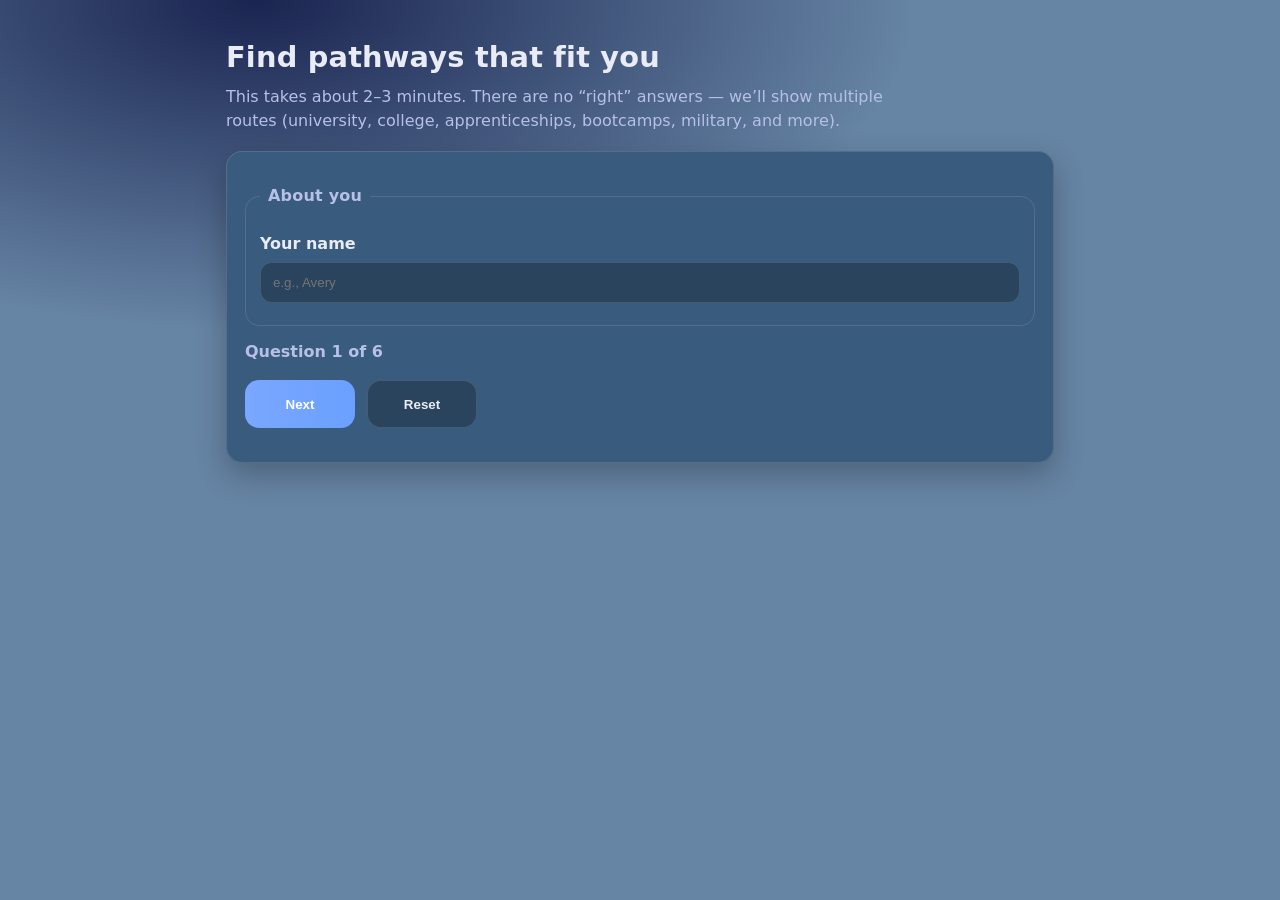
<file: index.html>
<!doctype html>
<html lang="en">
<head>
  <meta charset="utf-8" />
  <meta name="viewport" content="width=device-width,initial-scale=1" />
  <title>Pathway App — Intake</title>
  <link rel="stylesheet" href="style.css">
</head>

<body>
  <div class="wrap">
    <header>
      <h1>Find pathways that fit you</h1>
      <p class="sub">
        This takes about 2–3 minutes. There are no “right” answers — we’ll show multiple routes (university, college,
        apprenticeships, bootcamps, military, and more).
      </p>
    </header>

    <main class="card">
      <form id="intakeForm" novalidate>
        <fieldset>
          <legend>About you</legend>
          <label for="userName">Your name</label>
          <input id="userName" name="userName" type="text" placeholder="e.g., Avery" maxlength="15" required />
          <p class="error" id="nameError" role="alert" aria-live="polite"></p>
        </fieldset>
        <!-- Career + Grade -->
        <fieldset>
          <legend>Basics</legend>

          <div class="row">
            <div>
              <label for="careerGoal">What are you interested in? </label>
              <p class="hint" id="careerHint">Pick what sounds closest. “Not sure” is totally fine.</p>
              <select id="careerGoal" name="careerGoal" aria-describedby="careerHint" required>
                <option value="">Select one…</option>
                <option>Technology & Engineering</option>
                <option>Business, Finance & Economics</option>
                <option>Health & Life Sciences</option>
                <option>Law, Politics & Public Policy</option>
                <option>Arts, Media & Design</option>
                <option>Education & Social Sciencesn</option>
                <option>Natural Sciences (Math, Physics, Chem, etc.)</option>
                <option>Skilled Trades & Technical Careers</option>
                <option>Environmental & Sustainability Studies</option>
                <option>Not sure</option>
              </select>
            </div>

            <div class="col">
              <label for="hsYear">Year in high school</label>
              <select id="hsYear" name="hsYear" required>
                <option value="">Select one…</option>
                <option value="9">Grade 9</option>
                <option value="10">Grade 10</option>
                <option value="11">Grade 11</option>
                <option value="12">Grade 12</option>
              </select>
            </div>
          </div>
          <p class="error" id="basicsError" role="alert" aria-live="polite"></p>
        </fieldset>

        <!-- Subjects -->
        <fieldset>
          <legend>Subjects you’re taking</legend>
          <p class="hint">Choose any that apply (you can pick multiple).</p>

          <div class="options" role="group" aria-label="Subjects">
            <label class="pill"><input type="checkbox" name="subjects" value="Math"> Math</label>
            <label class="pill"><input type="checkbox" name="subjects" value="Physics"> Physics</label>
            <label class="pill"><input type="checkbox" name="subjects" value="Chemistry"> Chemistry</label>
            <label class="pill"><input type="checkbox" name="subjects" value="Biology"> Biology</label>
            <label class="pill"><input type="checkbox" name="subjects" value="Computer Science"> Computer Science</label>
            <label class="pill"><input type="checkbox" name="subjects" value="Tech/Shop"> Tech/Shop</label>
            <label class="pill"><input type="checkbox" name="subjects" value="English"> English</label>
            <label class="pill"><input type="checkbox" name="subjects" value="Other"> Other</label>
          </div>
        </fieldset>

        <!-- Interests -->
        <fieldset>
          <legend>Interests</legend>
          <p class="hint">Pick what sounds like you (choose at least 1).</p>

          <div class="options" role="group" aria-label="Interests">
            <label class="pill"><input type="checkbox" name="interests" value="Hands-on work"> Hands-on work</label>
            <label class="pill"><input type="checkbox" name="interests" value="Problem solving"> Problem solving</label>
            <label class="pill"><input type="checkbox" name="interests" value="Technology"> Technology</label>
            <label class="pill"><input type="checkbox" name="interests" value="Helping people"> Helping people</label>
            <label class="pill"><input type="checkbox" name="interests" value="Creativity"> Creativity</label>
            <label class="pill"><input type="checkbox" name="interests" value="Leadership"> Leadership</label>
          </div>
          <p class="error" id="interestsError" role="alert" aria-live="polite"></p>
        </fieldset>

        <!-- Learning style -->
        <fieldset>
          <legend>Learning style</legend>
          <p class="hint">This helps us recommend routes that match how you like to learn.</p>

          <div class="options" role="radiogroup" aria-label="Learning style">
            <label class="pill">
              <input type="radio" name="learningStyle" value="Mostly hands-on" required>
              Mostly hands-on
            </label>
            <label class="pill">
              <input type="radio" name="learningStyle" value="Mixed hands-on and academic">
              Mixed hands-on and academic
            </label>
            <label class="pill">
              <input type="radio" name="learningStyle" value="Mostly academic">
              Mostly academic
            </label>
          </div>
          <p class="error" id="learningError" role="alert" aria-live="polite"></p>
        </fieldset>

        <!-- Grades + finances -->
        <fieldset>
          <legend>Grades & cost preferences</legend>

          <div class="row">
            <div>
              <label for="avgGrade">Current average grade (0–100)</label>
              <p class="hint" id="gradeHint">An estimate is okay. This helps tailor suggestions.</p>
              <input
                id="avgGrade"
                name="avgGrade"
                type="text"
                inputmode="numeric"
                pattern="\d{1,3}"
                maxlength="3"
                placeholder="e.g., 82"
                aria-describedby="gradeHint"
                required
              />
              <p class="error" id="gradeError" role="alert" aria-live="polite"></p>
            </div>

            <div>
              <label>Financial preference</label>
              <p class="hint">Choose what feels most realistic right now.</p>

              <div class="options" role="radiogroup" aria-label="Financial preference">
                <label class="pill">
                  <input type="radio" name="financePref" value="Need low cost / minimal debt" required>
                  Need low cost / minimal debt
                </label>
                <label class="pill">
                  <input type="radio" name="financePref" value="Some cost is okay">
                  Some cost is okay
                </label>
                <label class="pill">
                  <input type="radio" name="financePref" value="Cost is not a big concern">
                  Cost is not a big concern
                </label>
              </div>

              <p class="error" id="financeError" role="alert" aria-live="polite"></p>
            </div>
          </div>
        </fieldset>

        <div id="progress" class="status">Question 1 of 1</div>

        <div class="actions">
          <button type="button" id="backBtn">Back</button>
          <button type="button" id="nextBtn">Next</button>
          <button id="submitBtn" type="submit">See my pathways</button>
          <button type="button" id="resetBtn">Reset</button>
        </div>

        <p class="status" id="statusText" aria-live="polite"></p>
      </form>

      <section id="outputSection" style="margin-top:16px; display:none;">
        <p class="ok" id="successText">✅ Form submitted. Here’s the captured <code>userProfile</code>:</p>
        <pre id="output"></pre>
      </section>
    </main>
  </div>

  <script src="app.js"></script>
</file>
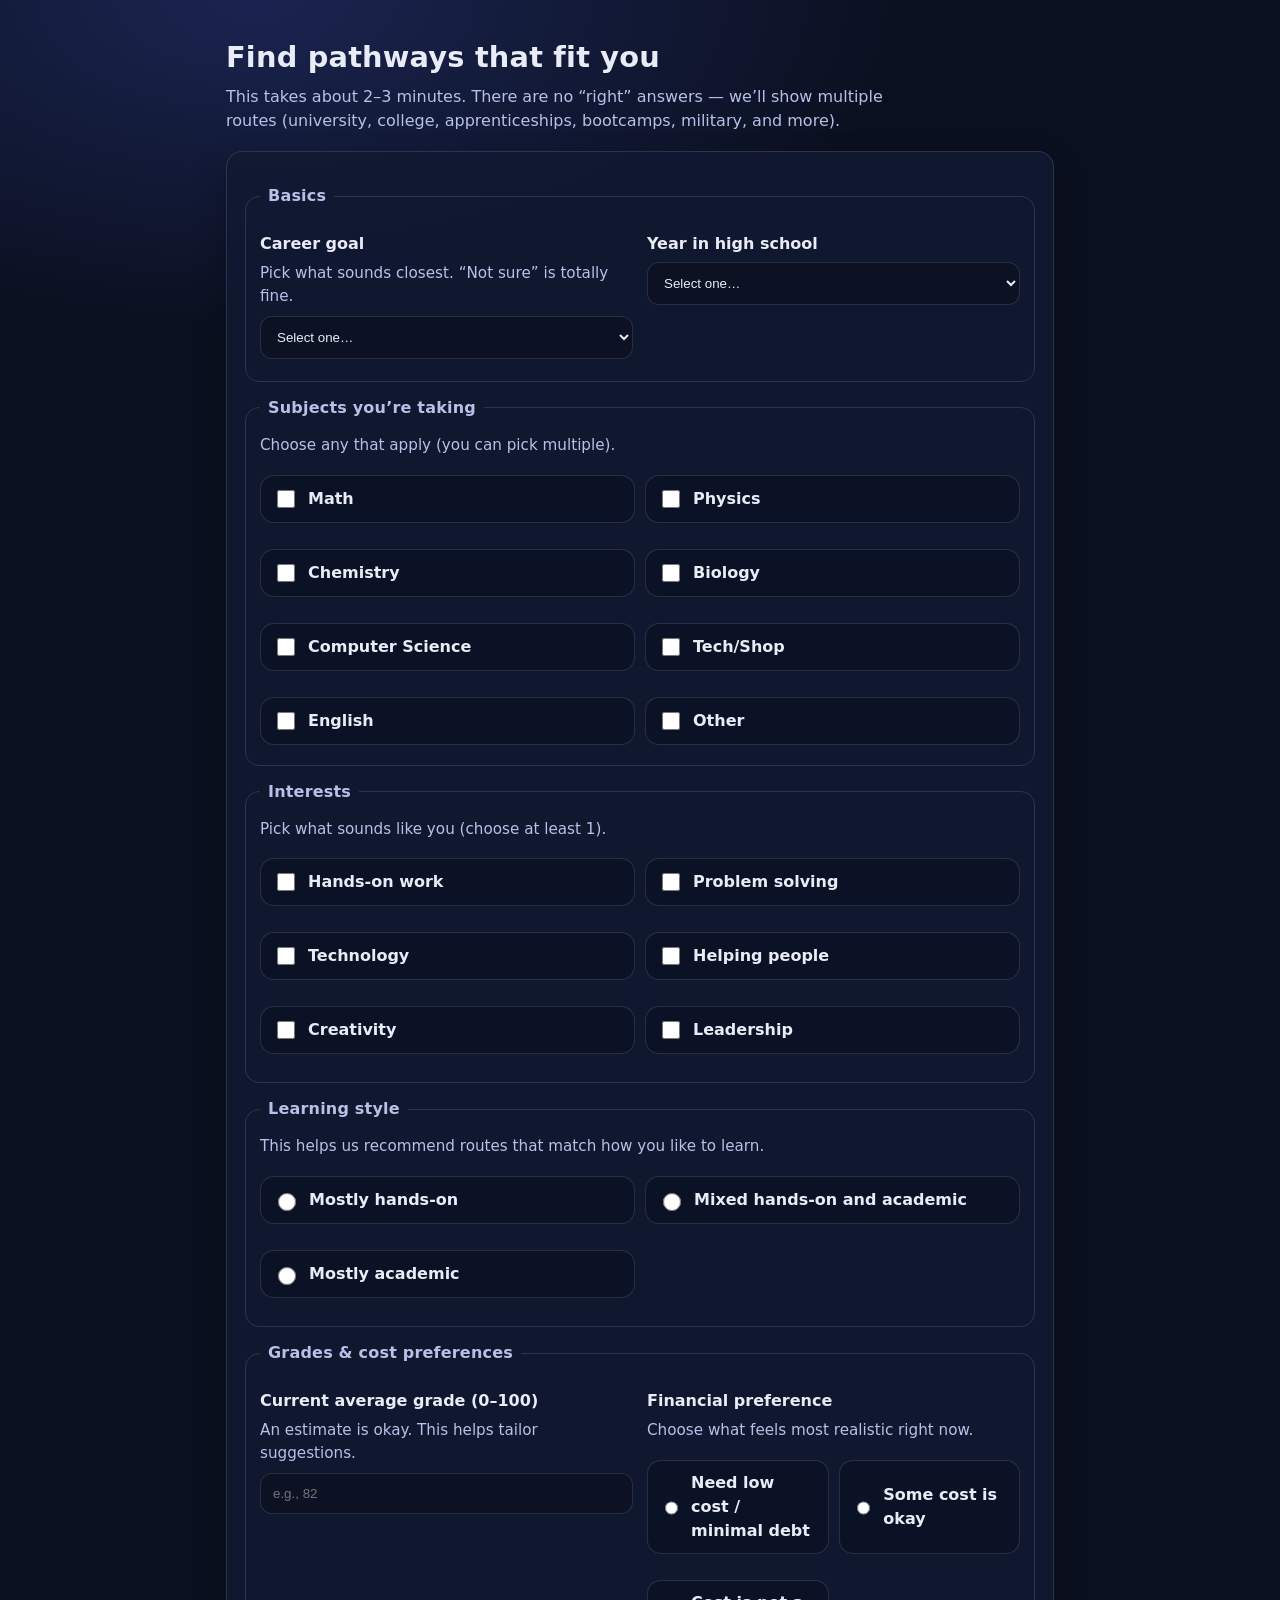
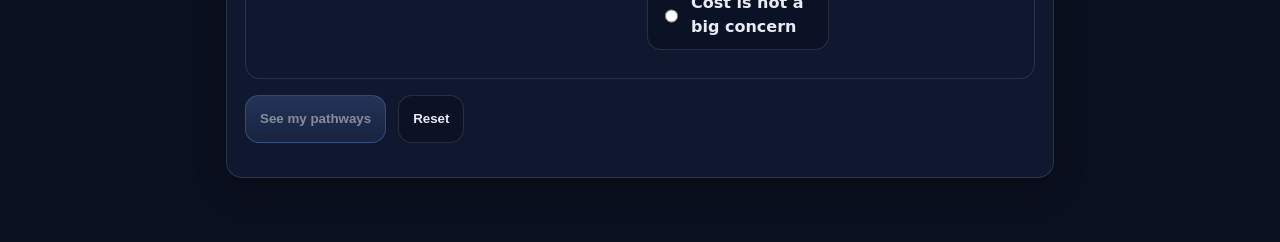
<file: ellehack/index.html>
<!doctype html>
<html lang="en">
<head>
  <meta charset="utf-8" />
  <meta name="viewport" content="width=device-width,initial-scale=1" />
  <title>Pathway App — Intake</title>
  <style>
    :root {
      --bg: #0b1020;
      --card: #121a33;
      --text: #e9ecf6;
      --muted: #b7c0e6;
      --border: rgba(255,255,255,0.12);
      --focus: #7aa7ff;
      --error: #ff6b6b;
      --ok: #43d17b;
    }

    * { box-sizing: border-box; }
    body {
      margin: 0;
      font-family: system-ui, -apple-system, Segoe UI, Roboto, Arial, sans-serif;
      background: radial-gradient(1200px 600px at 20% 0%, #1a2450 0%, var(--bg) 55%);
      color: var(--text);
      line-height: 1.5;
    }

    .wrap {
      max-width: 860px;
      margin: 0 auto;
      padding: 24px 16px 64px;
    }

    header {
      margin: 12px 0 18px;
    }

    h1 {
      margin: 0 0 6px;
      font-size: 1.8rem;
      letter-spacing: 0.2px;
    }
    .sub {
      color: var(--muted);
      margin: 0;
      max-width: 65ch;
    }

    .card {
      background: rgba(18, 26, 51, 0.88);
      border: 1px solid var(--border);
      border-radius: 16px;
      padding: 18px;
      box-shadow: 0 12px 30px rgba(0,0,0,0.25);
    }

    fieldset {
      border: 1px solid var(--border);
      border-radius: 14px;
      padding: 14px;
      margin: 14px 0;
    }
    legend {
      padding: 0 8px;
      color: var(--muted);
      font-weight: 600;
      letter-spacing: 0.2px;
    }

    label {
      display: block;
      font-weight: 600;
      margin: 10px 0 6px;
    }

    .hint {
      margin: 0 0 8px;
      color: var(--muted);
      font-size: 0.95rem;
    }

    input[type="text"],
    input[type="number"],
    select {
      width: 100%;
      padding: 12px 12px;
      border-radius: 12px;
      border: 1px solid var(--border);
      background: rgba(0,0,0,0.25);
      color: var(--text);
      outline: none;
    }

    input[type="number"]::-webkit-outer-spin-button,
    input[type="number"]::-webkit-inner-spin-button { -webkit-appearance: none; margin: 0; }

    input:focus,
    select:focus,
    button:focus,
    .pill:focus-within {
      box-shadow: 0 0 0 3px rgba(122,167,255,0.35);
      border-color: rgba(122,167,255,0.7);
    }

    .row {
      display: grid;
      grid-template-columns: 1fr 1fr;
      gap: 14px;
    }
    @media (max-width: 720px) {
      .row { grid-template-columns: 1fr; }
    }

    .options {
      display: grid;
      grid-template-columns: repeat(2, minmax(0, 1fr));
      gap: 10px;
      margin-top: 8px;
    }
    @media (max-width: 520px) {
      .options { grid-template-columns: 1fr; }
    }

    .pill {
      display: flex;
      align-items: center;
      gap: 10px;
      padding: 10px 12px;
      border: 1px solid var(--border);
      border-radius: 14px;
      background: rgba(0,0,0,0.22);
      min-height: 48px; /* big tap target */
    }

    .pill input { width: 18px; height: 18px; }

    .error {
      color: var(--error);
      font-weight: 600;
      margin: 8px 0 0;
    }
    .sr-only {
      position: absolute;
      width: 1px;
      height: 1px;
      padding: 0;
      margin: -1px;
      overflow: hidden;
      clip: rect(0, 0, 0, 0);
      white-space: nowrap;
      border: 0;
    }

    .actions {
      display: flex;
      gap: 12px;
      margin-top: 16px;
      flex-wrap: wrap;
    }

    button {
      border: 1px solid var(--border);
      background: rgba(0,0,0,0.25);
      color: var(--text);
      padding: 12px 14px;
      border-radius: 14px;
      font-weight: 700;
      cursor: pointer;
      min-height: 48px;
    }
    button.primary {
      background: linear-gradient(180deg, rgba(122,167,255,0.35), rgba(122,167,255,0.15));
      border-color: rgba(122,167,255,0.55);
    }
    button:disabled {
      opacity: 0.55;
      cursor: not-allowed;
    }

    .status {
      margin-top: 10px;
      color: var(--muted);
    }

    pre {
      background: rgba(0,0,0,0.28);
      border: 1px solid var(--border);
      border-radius: 14px;
      padding: 14px;
      overflow: auto;
      max-height: 360px;
      white-space: pre-wrap;
      word-break: break-word;
    }

    .ok {
      color: var(--ok);
      font-weight: 700;
    }
  </style>
</head>

<body>
  <div class="wrap">
    <header>
      <h1>Find pathways that fit you</h1>
      <p class="sub">
        This takes about 2–3 minutes. There are no “right” answers — we’ll show multiple routes (university, college,
        apprenticeships, bootcamps, military, and more).
      </p>
    </header>

    <main class="card">
      <form id="intakeForm" novalidate>
        <!-- Career + Grade -->
        <fieldset>
          <legend>Basics</legend>

          <div class="row">
            <div>
              <label for="careerGoal">Career goal</label>
              <p class="hint" id="careerHint">Pick what sounds closest. “Not sure” is totally fine.</p>
              <select id="careerGoal" name="careerGoal" aria-describedby="careerHint" required>
                <option value="">Select one…</option>
                <option>Software Developer</option>
                <option>Engineer</option>
                <option>Healthcare</option>
                <option>Trades</option>
                <option>Business</option>
                <option>Arts / Design</option>
                <option>Education</option>
                <option>Not sure</option>
              </select>
            </div>

            <div>
              <label for="hsYear">Year in high school</label>
              <select id="hsYear" name="hsYear" required>
                <option value="">Select one…</option>
                <option value="9">Grade 9</option>
                <option value="10">Grade 10</option>
                <option value="11">Grade 11</option>
                <option value="12">Grade 12</option>
              </select>
            </div>
          </div>
          <p class="error" id="basicsError" role="alert" aria-live="polite"></p>
        </fieldset>

        <!-- Subjects -->
        <fieldset>
          <legend>Subjects you’re taking</legend>
          <p class="hint">Choose any that apply (you can pick multiple).</p>

          <div class="options" role="group" aria-label="Subjects">
            <label class="pill"><input type="checkbox" name="subjects" value="Math"> Math</label>
            <label class="pill"><input type="checkbox" name="subjects" value="Physics"> Physics</label>
            <label class="pill"><input type="checkbox" name="subjects" value="Chemistry"> Chemistry</label>
            <label class="pill"><input type="checkbox" name="subjects" value="Biology"> Biology</label>
            <label class="pill"><input type="checkbox" name="subjects" value="Computer Science"> Computer Science</label>
            <label class="pill"><input type="checkbox" name="subjects" value="Tech/Shop"> Tech/Shop</label>
            <label class="pill"><input type="checkbox" name="subjects" value="English"> English</label>
            <label class="pill"><input type="checkbox" name="subjects" value="Other"> Other</label>
          </div>
        </fieldset>

        <!-- Interests -->
        <fieldset>
          <legend>Interests</legend>
          <p class="hint">Pick what sounds like you (choose at least 1).</p>

          <div class="options" role="group" aria-label="Interests">
            <label class="pill"><input type="checkbox" name="interests" value="Hands-on work"> Hands-on work</label>
            <label class="pill"><input type="checkbox" name="interests" value="Problem solving"> Problem solving</label>
            <label class="pill"><input type="checkbox" name="interests" value="Technology"> Technology</label>
            <label class="pill"><input type="checkbox" name="interests" value="Helping people"> Helping people</label>
            <label class="pill"><input type="checkbox" name="interests" value="Creativity"> Creativity</label>
            <label class="pill"><input type="checkbox" name="interests" value="Leadership"> Leadership</label>
          </div>
          <p class="error" id="interestsError" role="alert" aria-live="polite"></p>
        </fieldset>

        <!-- Learning style -->
        <fieldset>
          <legend>Learning style</legend>
          <p class="hint">This helps us recommend routes that match how you like to learn.</p>

          <div class="options" role="radiogroup" aria-label="Learning style">
            <label class="pill">
              <input type="radio" name="learningStyle" value="Mostly hands-on" required>
              Mostly hands-on
            </label>
            <label class="pill">
              <input type="radio" name="learningStyle" value="Mixed hands-on and academic">
              Mixed hands-on and academic
            </label>
            <label class="pill">
              <input type="radio" name="learningStyle" value="Mostly academic">
              Mostly academic
            </label>
          </div>
          <p class="error" id="learningError" role="alert" aria-live="polite"></p>
        </fieldset>

        <!-- Grades + finances -->
        <fieldset>
          <legend>Grades & cost preferences</legend>

          <div class="row">
            <div>
              <label for="avgGrade">Current average grade (0–100)</label>
              <p class="hint" id="gradeHint">An estimate is okay. This helps tailor suggestions.</p>
              <input
                id="avgGrade"
                name="avgGrade"
                type="number"
                inputmode="numeric"
                min="0"
                max="100"
                placeholder="e.g., 82"
                aria-describedby="gradeHint"
                required
              />
              <p class="error" id="gradeError" role="alert" aria-live="polite"></p>
            </div>

            <div>
              <label>Financial preference</label>
              <p class="hint">Choose what feels most realistic right now.</p>

              <div class="options" role="radiogroup" aria-label="Financial preference">
                <label class="pill">
                  <input type="radio" name="financePref" value="Need low cost / minimal debt" required>
                  Need low cost / minimal debt
                </label>
                <label class="pill">
                  <input type="radio" name="financePref" value="Some cost is okay">
                  Some cost is okay
                </label>
                <label class="pill">
                  <input type="radio" name="financePref" value="Cost is not a big concern">
                  Cost is not a big concern
                </label>
              </div>

              <p class="error" id="financeError" role="alert" aria-live="polite"></p>
            </div>
          </div>
        </fieldset>

        <div class="actions">
          <button type="submit" id="submitBtn" class="primary" disabled>
            See my pathways
          </button>
          <button type="button" id="resetBtn">
            Reset
          </button>
        </div>

        <p class="status" id="statusText" aria-live="polite"></p>
      </form>

      <section id="outputSection" style="margin-top:16px; display:none;">
        <p class="ok" id="successText">✅ Form submitted. Here’s the captured <code>userProfile</code>:</p>
        <pre id="output"></pre>
      </section>
    </main>
  </div>

  <script>
    // ---------- Helpers ----------
    function qs(sel, root = document) { return root.querySelector(sel); }
    function qsa(sel, root = document) { return Array.from(root.querySelectorAll(sel)); }

    function getCheckedValues(name) {
      return qsa(`input[name="${name}"]:checked`).map(el => el.value);
    }

    function getRadioValue(name) {
      const el = qs(`input[name="${name}"]:checked`);
      return el ? el.value : "";
    }

    function setText(id, text) {
      const el = qs("#" + id);
      if (el) el.textContent = text || "";
    }

    function isNumberInRange(val, min, max) {
      if (val === "" || val === null || val === undefined) return false;
    }
</file>
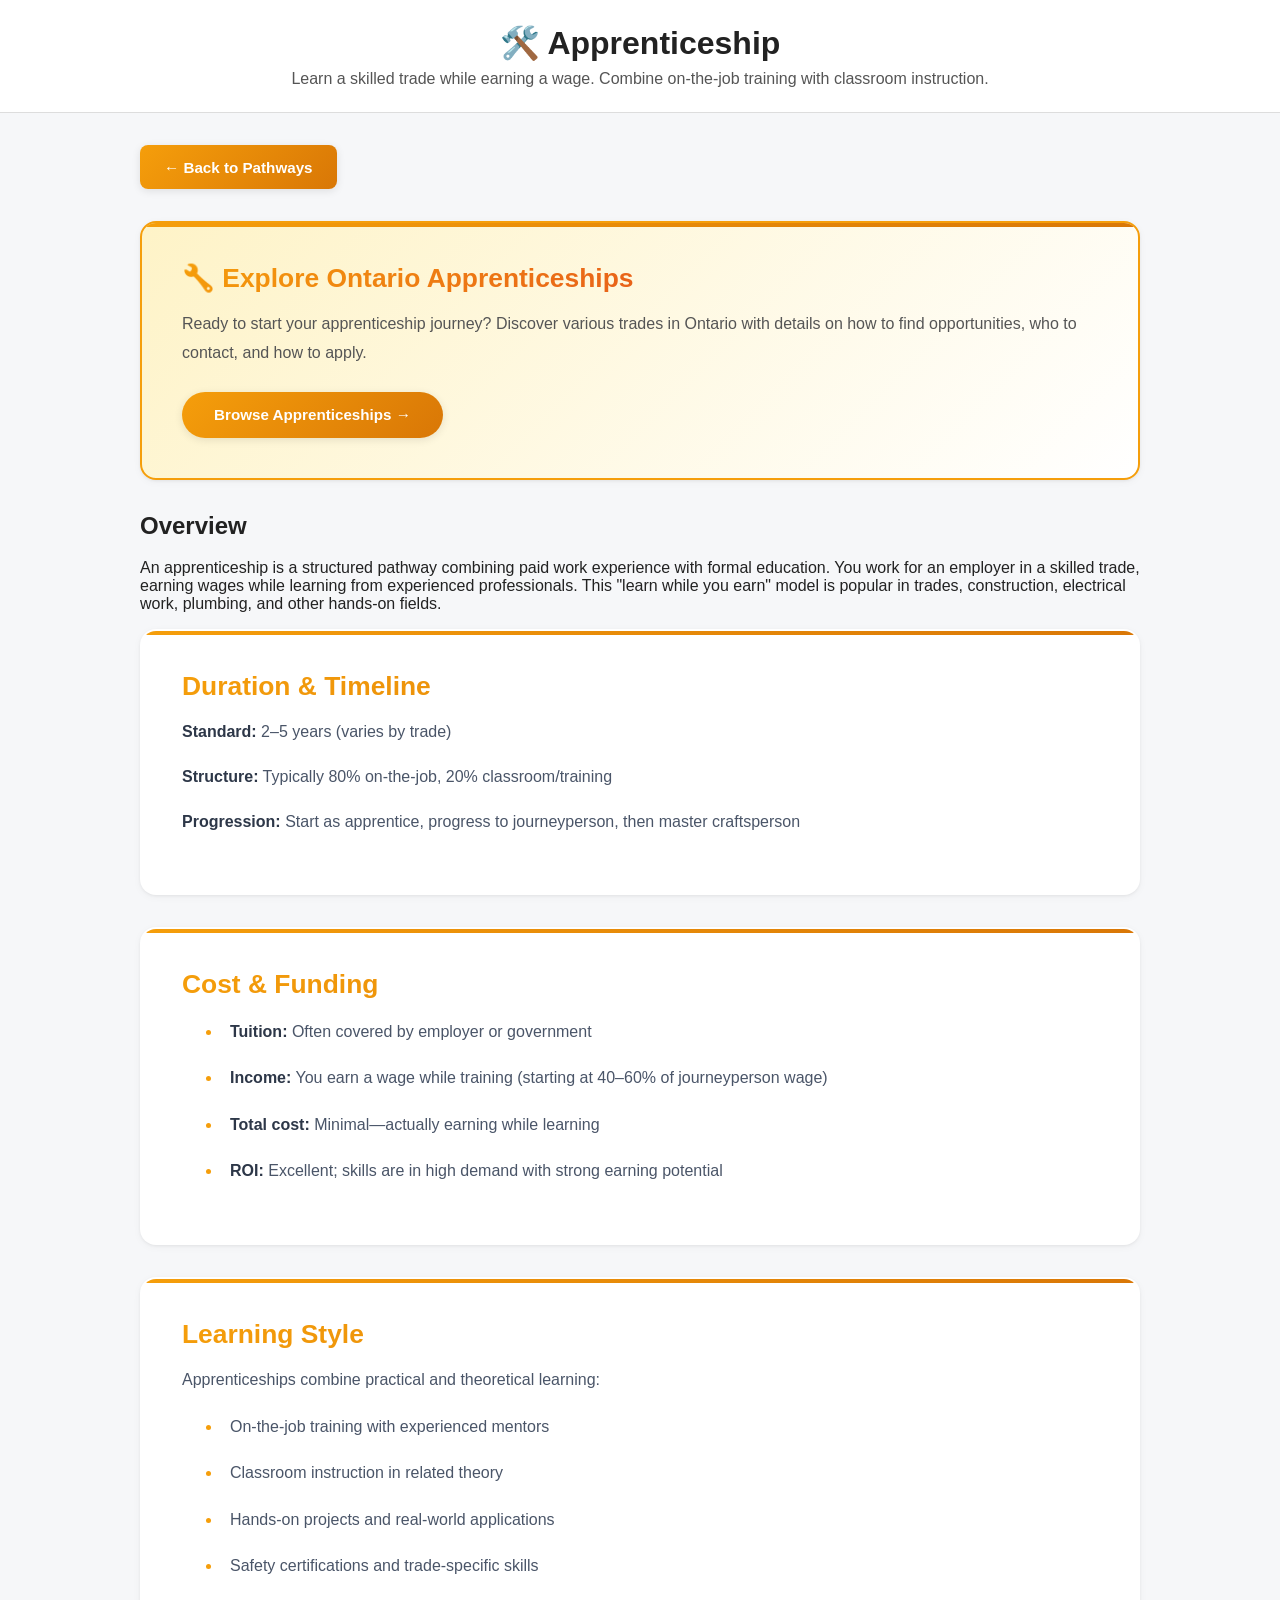
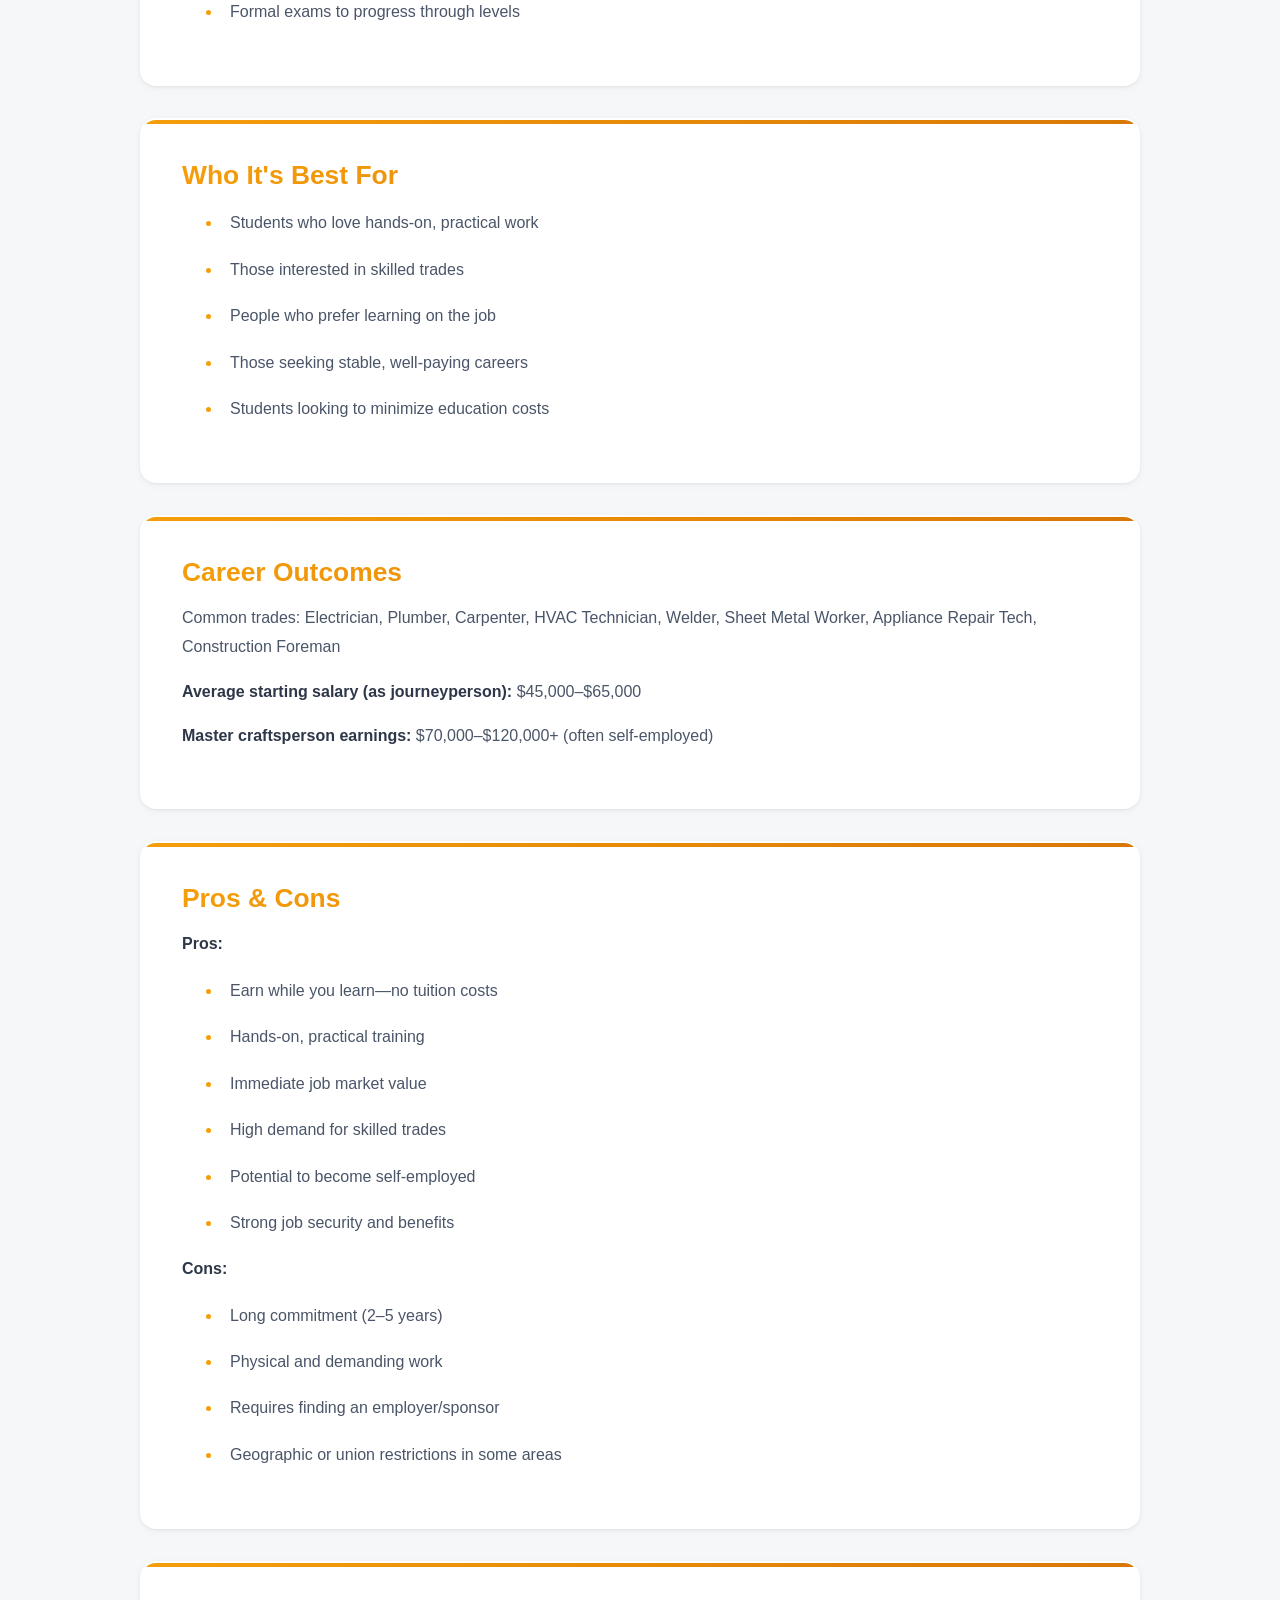
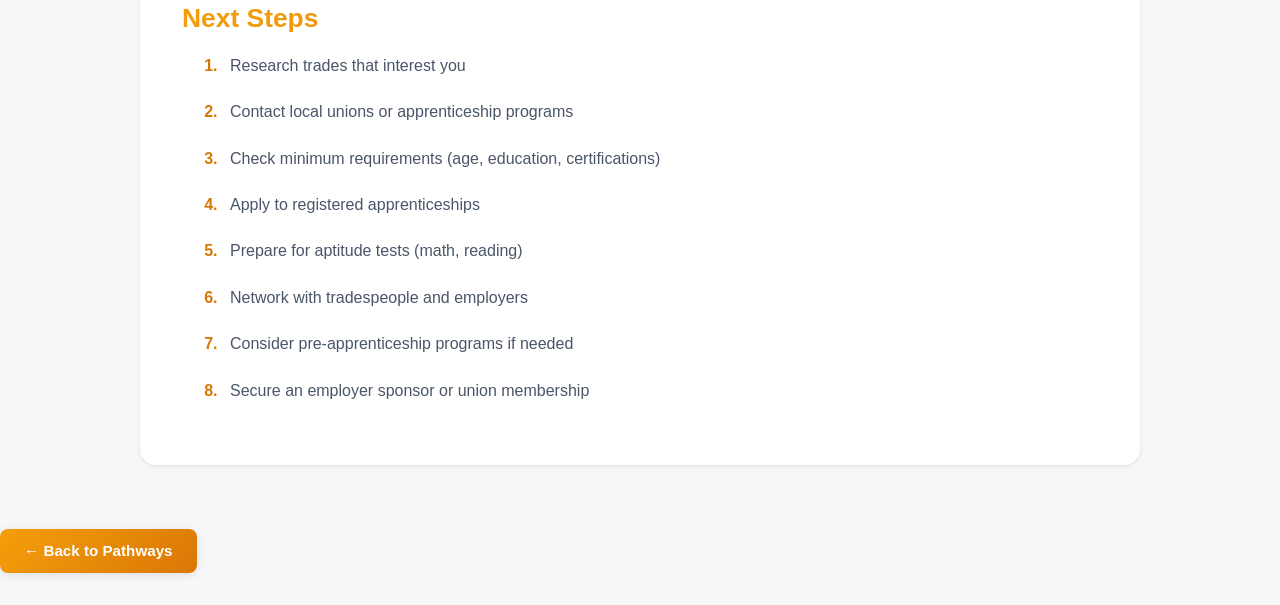
<file: apprenticeship-detail.html>
<!DOCTYPE html>
<html lang="en">

<head>
    <meta charset="UTF-8" />
    <meta name="viewport" content="width=device-width, initial-scale=1.0" />
    <title>Apprenticeship</title>
    <link rel="stylesheet" href="pathways.css">
    <style>
        * {
            transition: all 0.3s ease;
        }

        .detail-container {
            max-width: 1000px;
            margin: 0 auto;
            padding: 2rem;
        }

        .back-btn {
            display: inline-block;
            margin-bottom: 2rem;
            padding: 0.85rem 1.5rem;
            background: linear-gradient(135deg, #f59e0b, #d97706);
            color: white;
            border: none;
            border-radius: 8px;
            cursor: pointer;
            text-decoration: none;
            font-weight: 600;
            font-size: 0.95rem;
            box-shadow: 0 2px 8px rgba(0, 0, 0, 0.1);
        }

        .back-btn:hover {
            transform: translateY(-2px);
            box-shadow: 0 4px 12px rgba(0, 0, 0, 0.15);
        }

        .detail-section {
            background: white;
            padding: 2.5rem;
            border-radius: 16px;
            margin-bottom: 2rem;
            border: 2px solid transparent;
            box-shadow: 0 1px 3px rgba(0, 0, 0, 0.06), 0 2px 8px rgba(0, 0, 0, 0.04);
            position: relative;
            overflow: hidden;

        }

        .detail-section::before {
            content: '';
            position: absolute;
            top: 0;
            left: 0;
            right: 0;
            height: 4px;
            background: linear-gradient(90deg, #f59e0b, #d97706, #dc2626);
            background-size: 200% 100%;
        }

        .detail-section:hover {
            box-shadow: 0 4px 12px rgba(0, 0, 0, 0.08), 0 8px 20px rgba(0, 0, 0, 0.06);
            border-color: rgba(245, 158, 11, 0.1);
        }

        .detail-section h2 {
            color: #2d3748;
            margin-top: 0;
            margin-bottom: 1rem;
            font-size: 1.65rem;
            font-weight: 700;
            background: linear-gradient(135deg, #f59e0b, #d97706);
            -webkit-background-clip: text;
            -webkit-text-fill-color: transparent;
            background-clip: text;
        }

        .detail-section p {
            color: #4a5568;
            font-size: 1rem;
            line-height: 1.8;
            margin-bottom: 1rem;
        }

        .detail-section strong {
            color: #2d3748;
            font-weight: 700;
        }

        ul,
        ol {
            line-height: 2;
            margin-bottom: 1rem;
        }

        li {
            margin-bottom: 0.9rem;
            color: #4a5568;
            font-size: 1rem;
            padding-left: 0.5rem;
        }

        .detail-section ul li::marker {
            color: #f59e0b;
            font-weight: 600;
        }

        .detail-section ol li::marker {
            color: #d97706;
            font-weight: 600;
        }
    </style>
</head>

<body>
    <header>
        <h1>🛠️ Apprenticeship</h1>
        <p>Learn a skilled trade while earning a wage. Combine on-the-job training with classroom instruction.</p>
    </header>

    <div class="detail-container">
        <button class="back-btn" onclick="window.history.back()">← Back to Pathways</button>

        <div class="detail-section"
            style="background: linear-gradient(135deg, #fef3c7 0%, #ffffff 100%); border: 2px solid #f59e0b;">
            <h2
                style="background: linear-gradient(135deg, #f59e0b, #dc2626); -webkit-background-clip: text; -webkit-text-fill-color: transparent; background-clip: text;">
                🔧 Explore Ontario Apprenticeships</h2>
            <p style="color: #555; margin-bottom: 1.5rem;">Ready to start your apprenticeship journey? Discover various
                trades in Ontario with details on how to find opportunities, who to contact, and how to apply.</p>
            <div style="display: flex; gap: 1rem; flex-wrap: wrap;">
                <a href="ontario-apprenticeships.html"
                    style="display: inline-block; padding: 0.9rem 2rem; background: linear-gradient(135deg, #f59e0b, #d97706); color: white; text-decoration: none; border-radius: 50px; font-weight: 600; font-size: 0.95rem; box-shadow: 0 2px 8px rgba(0, 0, 0, 0.1); transition: all 0.3s ease;">
                    Browse Apprenticeships →
                </a>
            </div>
        </div>
        <h2>Overview</h2>
        <p>An apprenticeship is a structured pathway combining paid work experience with formal education. You work for
            an employer in a skilled trade, earning wages while learning from experienced professionals. This "learn
            while you earn" model is popular in trades, construction, electrical work, plumbing, and other hands-on
            fields.</p>


        <div class="detail-section">
            <h2>Duration & Timeline</h2>
            <p><strong>Standard:</strong> 2–5 years (varies by trade)</p>
            <p><strong>Structure:</strong> Typically 80% on-the-job, 20% classroom/training</p>
            <p><strong>Progression:</strong> Start as apprentice, progress to journeyperson, then master craftsperson
            </p>
        </div>

        <div class="detail-section">
            <h2>Cost & Funding</h2>
            <ul>
                <li><strong>Tuition:</strong> Often covered by employer or government</li>
                <li><strong>Income:</strong> You earn a wage while training (starting at 40–60% of journeyperson wage)
                </li>
                <li><strong>Total cost:</strong> Minimal—actually earning while learning</li>
                <li><strong>ROI:</strong> Excellent; skills are in high demand with strong earning potential</li>
            </ul>
        </div>

        <div class="detail-section">
            <h2>Learning Style</h2>
            <p>Apprenticeships combine practical and theoretical learning:</p>
            <ul>
                <li>On-the-job training with experienced mentors</li>
                <li>Classroom instruction in related theory</li>
                <li>Hands-on projects and real-world applications</li>
                <li>Safety certifications and trade-specific skills</li>
                <li>Formal exams to progress through levels</li>
            </ul>
        </div>

        <div class="detail-section">
            <h2>Who It's Best For</h2>
            <ul>
                <li>Students who love hands-on, practical work</li>
                <li>Those interested in skilled trades</li>
                <li>People who prefer learning on the job</li>
                <li>Those seeking stable, well-paying careers</li>
                <li>Students looking to minimize education costs</li>
            </ul>
        </div>

        <div class="detail-section">
            <h2>Career Outcomes</h2>
            <p>Common trades: Electrician, Plumber, Carpenter, HVAC Technician, Welder, Sheet Metal Worker, Appliance
                Repair
                Tech, Construction Foreman</p>
            <p><strong>Average starting salary (as journeyperson):</strong> $45,000–$65,000</p>
            <p><strong>Master craftsperson earnings:</strong> $70,000–$120,000+ (often self-employed)</p>
        </div>

        <div class="detail-section">
            <h2>Pros & Cons</h2>
            <p><strong>Pros:</strong></p>
            <ul>
                <li>Earn while you learn—no tuition costs</li>
                <li>Hands-on, practical training</li>
                <li>Immediate job market value</li>
                <li>High demand for skilled trades</li>
                <li>Potential to become self-employed</li>
                <li>Strong job security and benefits</li>
            </ul>
            <p><strong>Cons:</strong></p>
            <ul>
                <li>Long commitment (2–5 years)</li>
                <li>Physical and demanding work</li>
                <li>Requires finding an employer/sponsor</li>
                <li>Geographic or union restrictions in some areas</li>
            </ul>
        </div>

        <div class="detail-section">
            <h2>Next Steps</h2>
            <ol>
                <li>Research trades that interest you</li>
                <li>Contact local unions or apprenticeship programs</li>
                <li>Check minimum requirements (age, education, certifications)</li>
                <li>Apply to registered apprenticeships</li>
                <li>Prepare for aptitude tests (math, reading)</li>
                <li>Network with tradespeople and employers</li>
                <li>Consider pre-apprenticeship programs if needed</li>
                <li>Secure an employer sponsor or union membership</li>
            </ol>
        </div>
    </div>

    <button class="back-btn" onclick="window.history.back()">← Back to Pathways</button>
    </div>
</body>

</html>
</file>
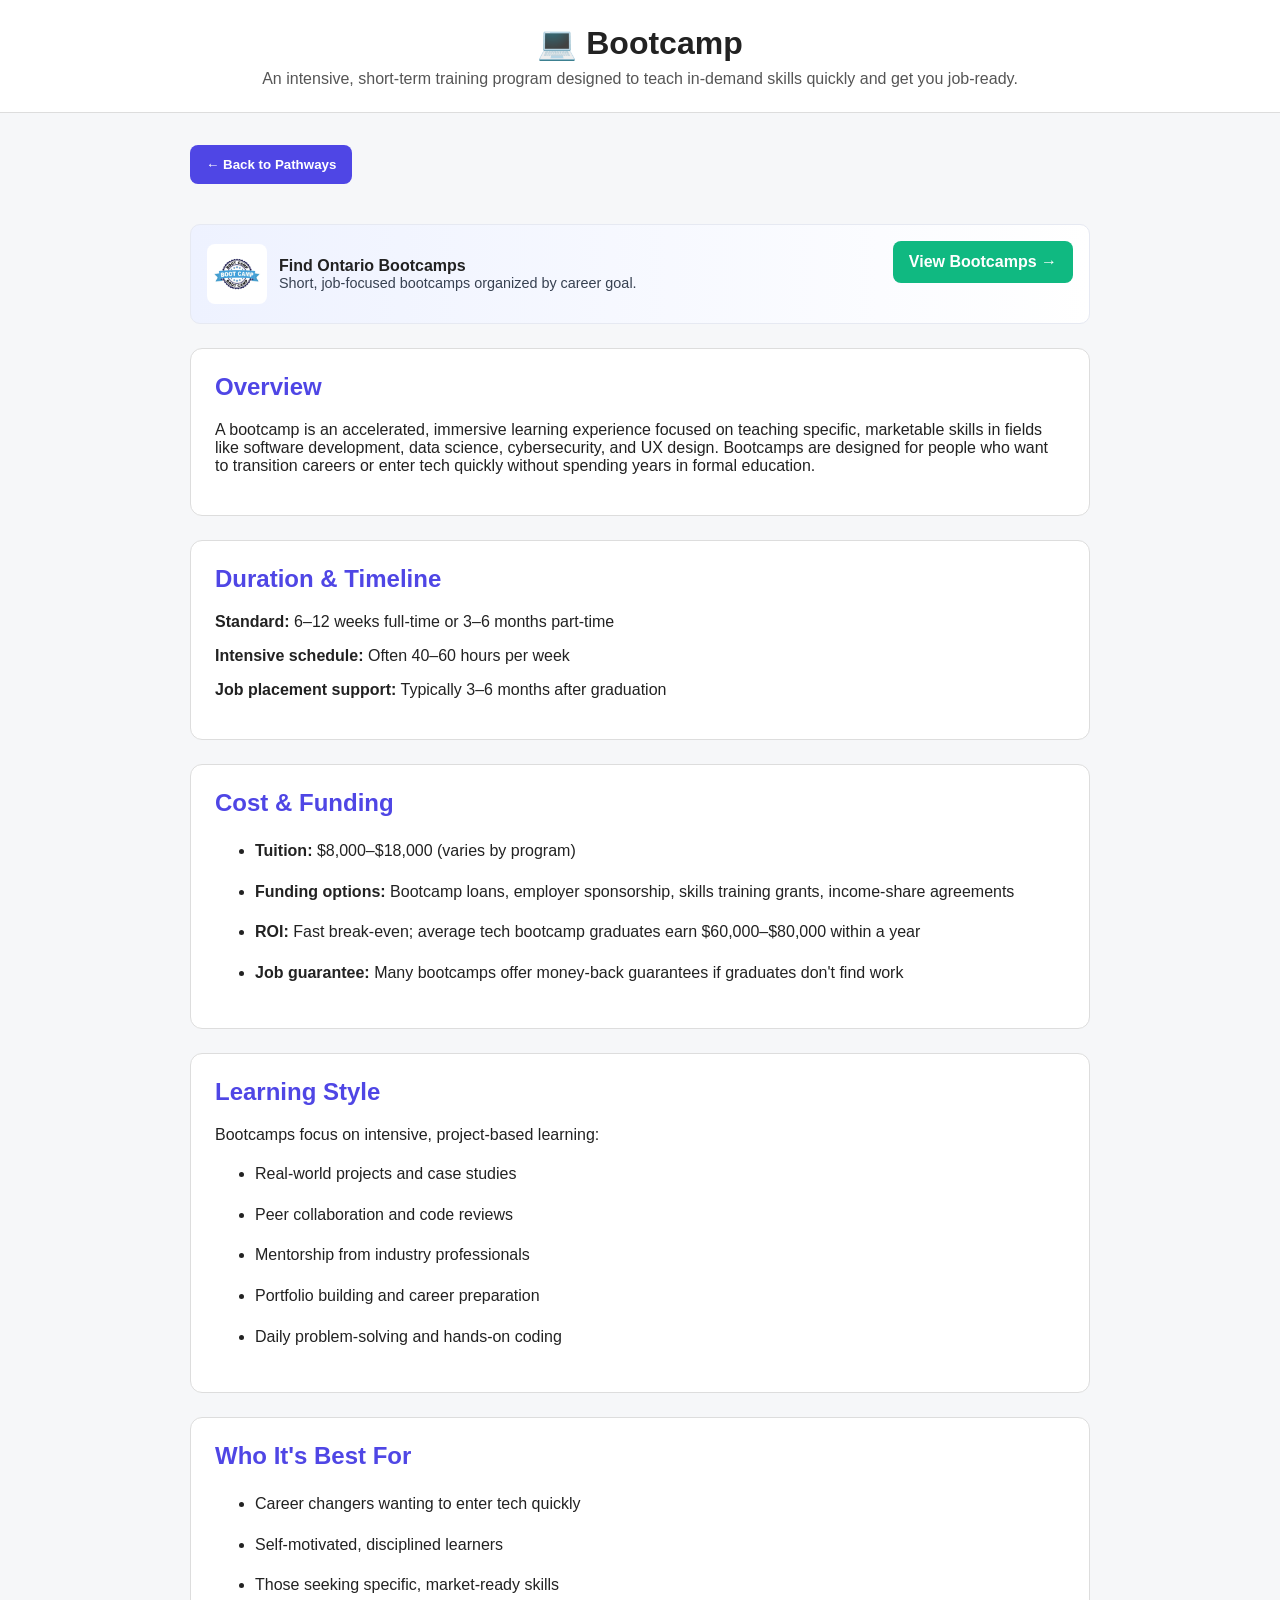
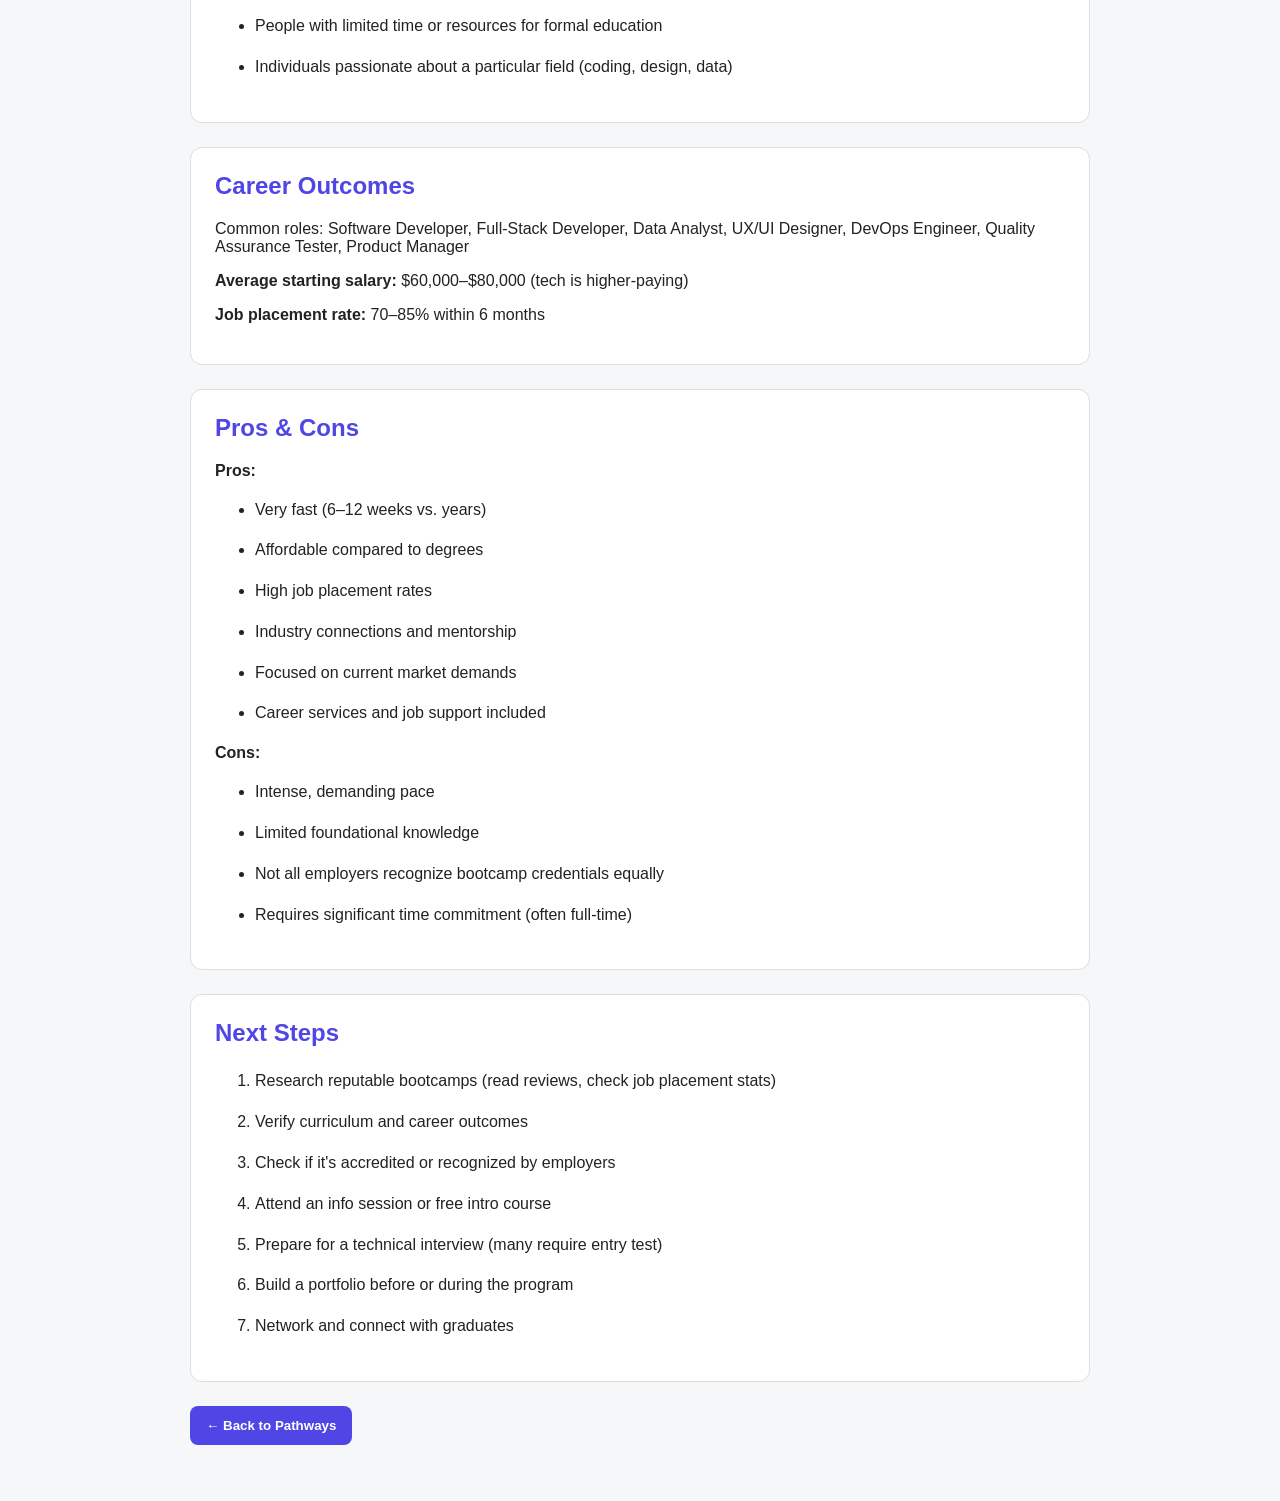
<file: bootcamp-detail.html>
<!DOCTYPE html>
<html lang="en">
<head>
    <meta charset="UTF-8" />
    <meta name="viewport" content="width=device-width, initial-scale=1.0" />
    <title>Bootcamp</title>
    <link rel="stylesheet" href="pathways.css">
    <style>
        .detail-container {
            max-width: 900px;
            margin: 0 auto;
            padding: 2rem;
        }
        .back-btn {
            display: inline-block;
            margin-bottom: 1.5rem;
            padding: 0.75rem 1rem;
            background: #4f46e5;
            color: white;
            border: none;
            border-radius: 8px;
            cursor: pointer;
            text-decoration: none;
            font-weight: 600;
        }
        .back-btn:hover {
            opacity: 0.9;
        }
        .detail-section {
            background: white;
            padding: 1.5rem;
            border-radius: 12px;
            border: 1px solid #ddd;
            margin-bottom: 1.5rem;
        }
        .detail-section h2 {
            color: #4f46e5;
            margin-top: 0;
        }
        ul, ol {
            line-height: 1.8;
        }
        li {
            margin-bottom: 0.75rem;
        }
    </style>
</head>
<body>
    <header>
        <h1>💻 Bootcamp</h1>
        <p>An intensive, short-term training program designed to teach in-demand skills quickly and get you job-ready.</p>
    </header>

    <div class="detail-container">
        <button class="back-btn" onclick="window.history.back()">← Back to Pathways</button>

        <div class="link-card" style="margin:1rem 0 1.5rem;padding:1rem;background:linear-gradient(90deg,#eef2ff,#fff);border-radius:10px;border:1px solid #e6e9f2;display:flex;align-items:center;justify-content:space-between">
            <div style="display:flex;align-items:center">
                <img src="bootcamp_icon.png" alt="Bootcamps" style="width:48px;height:48px;margin-right:12px;object-fit:contain;border-radius:8px;background:#fff;padding:6px">
                <div>
                    <strong>Find Ontario Bootcamps</strong>
                    <div style="font-size:0.9rem;color:#374151">Short, job-focused bootcamps organized by career goal.</div>
                </div>
            </div>
            <a href="ontario-bootcamps.html" class="back-btn" style="background:#10b981">View Bootcamps →</a>
        </div>

        <div class="detail-section">
            <h2>Overview</h2>
            <p>A bootcamp is an accelerated, immersive learning experience focused on teaching specific, marketable skills in fields like software development, data science, cybersecurity, and UX design. Bootcamps are designed for people who want to transition careers or enter tech quickly without spending years in formal education.</p>
        </div>

        <div class="detail-section">
            <h2>Duration & Timeline</h2>
            <p><strong>Standard:</strong> 6–12 weeks full-time or 3–6 months part-time</p>
            <p><strong>Intensive schedule:</strong> Often 40–60 hours per week</p>
            <p><strong>Job placement support:</strong> Typically 3–6 months after graduation</p>
        </div>

        <div class="detail-section">
            <h2>Cost & Funding</h2>
            <ul>
                <li><strong>Tuition:</strong> $8,000–$18,000 (varies by program)</li>
                <li><strong>Funding options:</strong> Bootcamp loans, employer sponsorship, skills training grants, income-share agreements</li>
                <li><strong>ROI:</strong> Fast break-even; average tech bootcamp graduates earn $60,000–$80,000 within a year</li>
                <li><strong>Job guarantee:</strong> Many bootcamps offer money-back guarantees if graduates don't find work</li>
            </ul>
        </div>

        <div class="detail-section">
            <h2>Learning Style</h2>
            <p>Bootcamps focus on intensive, project-based learning:</p>
            <ul>
                <li>Real-world projects and case studies</li>
                <li>Peer collaboration and code reviews</li>
                <li>Mentorship from industry professionals</li>
                <li>Portfolio building and career preparation</li>
                <li>Daily problem-solving and hands-on coding</li>
            </ul>
        </div>

        <div class="detail-section">
            <h2>Who It's Best For</h2>
            <ul>
                <li>Career changers wanting to enter tech quickly</li>
                <li>Self-motivated, disciplined learners</li>
                <li>Those seeking specific, market-ready skills</li>
                <li>People with limited time or resources for formal education</li>
                <li>Individuals passionate about a particular field (coding, design, data)</li>
            </ul>
        </div>

        <div class="detail-section">
            <h2>Career Outcomes</h2>
            <p>Common roles: Software Developer, Full-Stack Developer, Data Analyst, UX/UI Designer, DevOps Engineer, Quality Assurance Tester, Product Manager</p>
            <p><strong>Average starting salary:</strong> $60,000–$80,000 (tech is higher-paying)</p>
            <p><strong>Job placement rate:</strong> 70–85% within 6 months</p>
        </div>

        <div class="detail-section">
            <h2>Pros & Cons</h2>
            <p><strong>Pros:</strong></p>
            <ul>
                <li>Very fast (6–12 weeks vs. years)</li>
                <li>Affordable compared to degrees</li>
                <li>High job placement rates</li>
                <li>Industry connections and mentorship</li>
                <li>Focused on current market demands</li>
                <li>Career services and job support included</li>
            </ul>
            <p><strong>Cons:</strong></p>
            <ul>
                <li>Intense, demanding pace</li>
                <li>Limited foundational knowledge</li>
                <li>Not all employers recognize bootcamp credentials equally</li>
                <li>Requires significant time commitment (often full-time)</li>
            </ul>
        </div>

        <div class="detail-section">
            <h2>Next Steps</h2>
            <ol>
                <li>Research reputable bootcamps (read reviews, check job placement stats)</li>
                <li>Verify curriculum and career outcomes</li>
                <li>Check if it's accredited or recognized by employers</li>
                <li>Attend an info session or free intro course</li>
                <li>Prepare for a technical interview (many require entry test)</li>
                <li>Build a portfolio before or during the program</li>
                <li>Network and connect with graduates</li>
            </ol>
        </div>

        <button class="back-btn" onclick="window.history.back()">← Back to Pathways</button>
    </div>
</body>
</html>
</file>
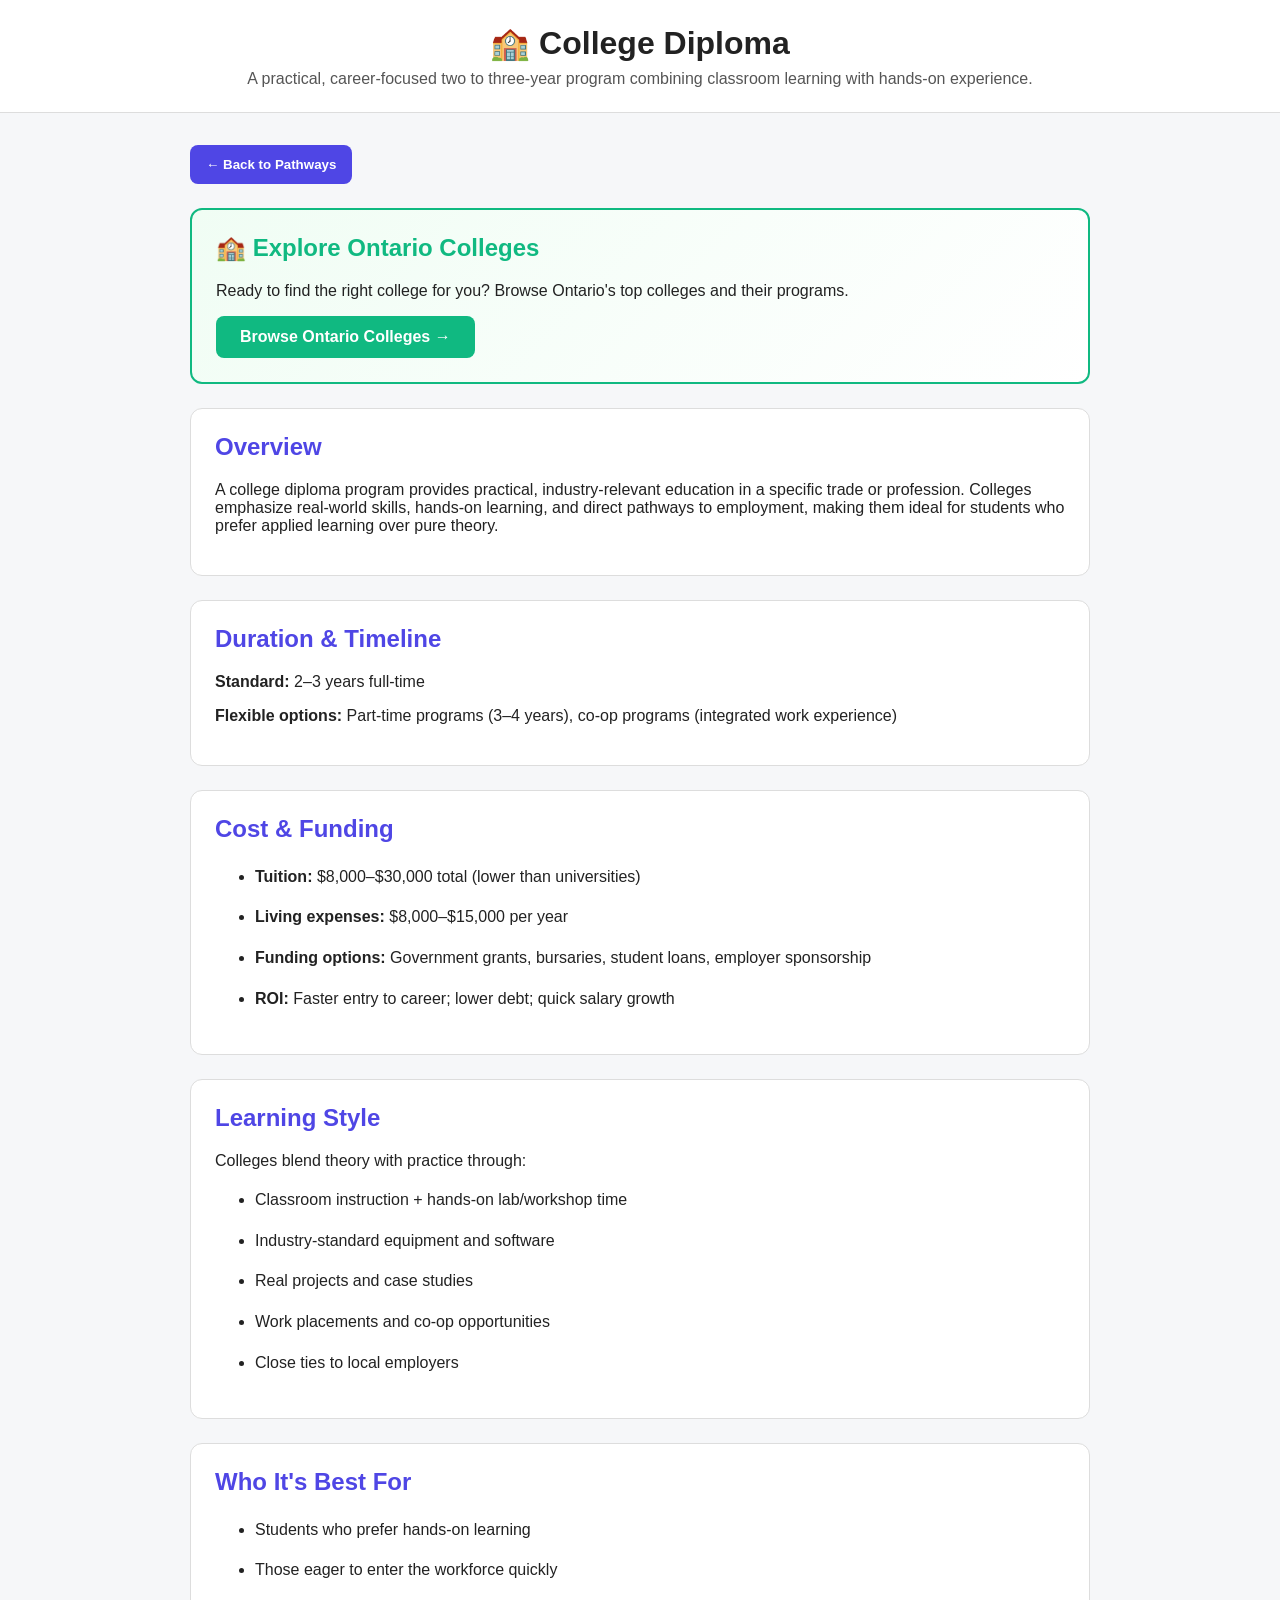
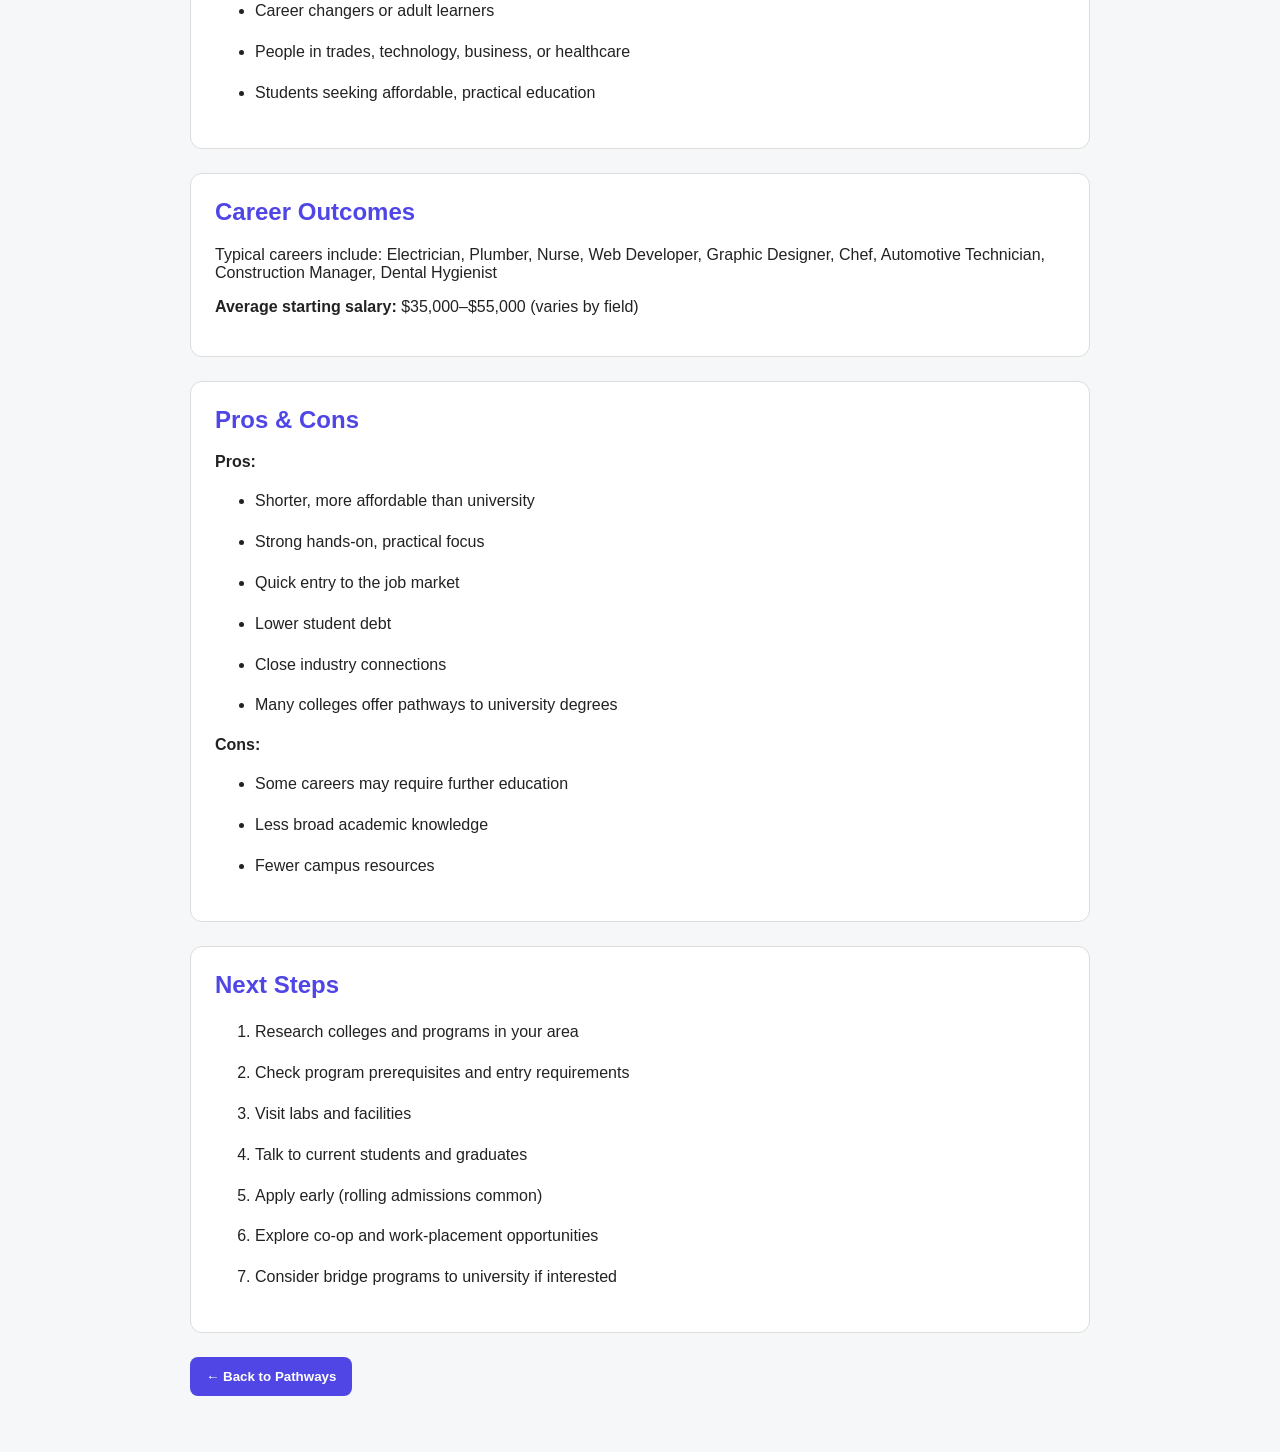
<file: college-detail.html>
<!DOCTYPE html>
<html lang="en">
<head>
    <meta charset="UTF-8" />
    <meta name="viewport" content="width=device-width, initial-scale=1.0" />
    <title>College Diploma</title>
    <link rel="stylesheet" href="pathways.css">
    <style>
        .detail-container {
            max-width: 900px;
            margin: 0 auto;
            padding: 2rem;
        }
        .back-btn {
            display: inline-block;
            margin-bottom: 1.5rem;
            padding: 0.75rem 1rem;
            background: #4f46e5;
            color: white;
            border: none;
            border-radius: 8px;
            cursor: pointer;
            text-decoration: none;
            font-weight: 600;
        }
        .back-btn:hover {
            opacity: 0.9;
        }
        .detail-section {
            background: white;
            padding: 1.5rem;
            border-radius: 12px;
            border: 1px solid #ddd;
            margin-bottom: 1.5rem;
        }
        .detail-section h2 {
            color: #4f46e5;
            margin-top: 0;
        }
        ul, ol {
            line-height: 1.8;
        }
        li {
            margin-bottom: 0.75rem;
        }
    </style>
</head>
<body>
    <header>
        <h1>🏫 College Diploma</h1>
        <p>A practical, career-focused two to three-year program combining classroom learning with hands-on experience.</p>
    </header>

    <div class="detail-container">
        <button class="back-btn" onclick="window.history.back()">← Back to Pathways</button>

        <div class="detail-section" style="background: linear-gradient(135deg, #f0fdf4, #ffffff); border: 2px solid #10b981;">
            <h2 style="color: #10b981;">🏫 Explore Ontario Colleges</h2>
            <p>Ready to find the right college for you? Browse Ontario's top colleges and their programs.</p>
            <a href="ontario-colleges.html" style="display: inline-block; padding: 0.75rem 1.5rem; background: #10b981; color: white; text-decoration: none; border-radius: 8px; font-weight: 600;">Browse Ontario Colleges →</a>
        </div>

        <div class="detail-section">
            <h2>Overview</h2>
            <p>A college diploma program provides practical, industry-relevant education in a specific trade or profession. Colleges emphasize real-world skills, hands-on learning, and direct pathways to employment, making them ideal for students who prefer applied learning over pure theory.</p>
        </div>

        <div class="detail-section">
            <h2>Duration & Timeline</h2>
            <p><strong>Standard:</strong> 2–3 years full-time</p>
            <p><strong>Flexible options:</strong> Part-time programs (3–4 years), co-op programs (integrated work experience)</p>
        </div>

        <div class="detail-section">
            <h2>Cost & Funding</h2>
            <ul>
                <li><strong>Tuition:</strong> $8,000–$30,000 total (lower than universities)</li>
                <li><strong>Living expenses:</strong> $8,000–$15,000 per year</li>
                <li><strong>Funding options:</strong> Government grants, bursaries, student loans, employer sponsorship</li>
                <li><strong>ROI:</strong> Faster entry to career; lower debt; quick salary growth</li>
            </ul>
        </div>

        <div class="detail-section">
            <h2>Learning Style</h2>
            <p>Colleges blend theory with practice through:</p>
            <ul>
                <li>Classroom instruction + hands-on lab/workshop time</li>
                <li>Industry-standard equipment and software</li>
                <li>Real projects and case studies</li>
                <li>Work placements and co-op opportunities</li>
                <li>Close ties to local employers</li>
            </ul>
        </div>

        <div class="detail-section">
            <h2>Who It's Best For</h2>
            <ul>
                <li>Students who prefer hands-on learning</li>
                <li>Those eager to enter the workforce quickly</li>
                <li>Career changers or adult learners</li>
                <li>People in trades, technology, business, or healthcare</li>
                <li>Students seeking affordable, practical education</li>
            </ul>
        </div>

        <div class="detail-section">
            <h2>Career Outcomes</h2>
            <p>Typical careers include: Electrician, Plumber, Nurse, Web Developer, Graphic Designer, Chef, Automotive Technician, Construction Manager, Dental Hygienist</p>
            <p><strong>Average starting salary:</strong> $35,000–$55,000 (varies by field)</p>
        </div>

        <div class="detail-section">
            <h2>Pros & Cons</h2>
            <p><strong>Pros:</strong></p>
            <ul>
                <li>Shorter, more affordable than university</li>
                <li>Strong hands-on, practical focus</li>
                <li>Quick entry to the job market</li>
                <li>Lower student debt</li>
                <li>Close industry connections</li>
                <li>Many colleges offer pathways to university degrees</li>
            </ul>
            <p><strong>Cons:</strong></p>
            <ul>
                <li>Some careers may require further education</li>
                <li>Less broad academic knowledge</li>
                <li>Fewer campus resources</li>
            </ul>
        </div>

        <div class="detail-section">
            <h2>Next Steps</h2>
            <ol>
                <li>Research colleges and programs in your area</li>
                <li>Check program prerequisites and entry requirements</li>
                <li>Visit labs and facilities</li>
                <li>Talk to current students and graduates</li>
                <li>Apply early (rolling admissions common)</li>
                <li>Explore co-op and work-placement opportunities</li>
                <li>Consider bridge programs to university if interested</li>
            </ol>
        </div>

        <button class="back-btn" onclick="window.history.back()">← Back to Pathways</button>
    </div>
</body>
</html>
</file>
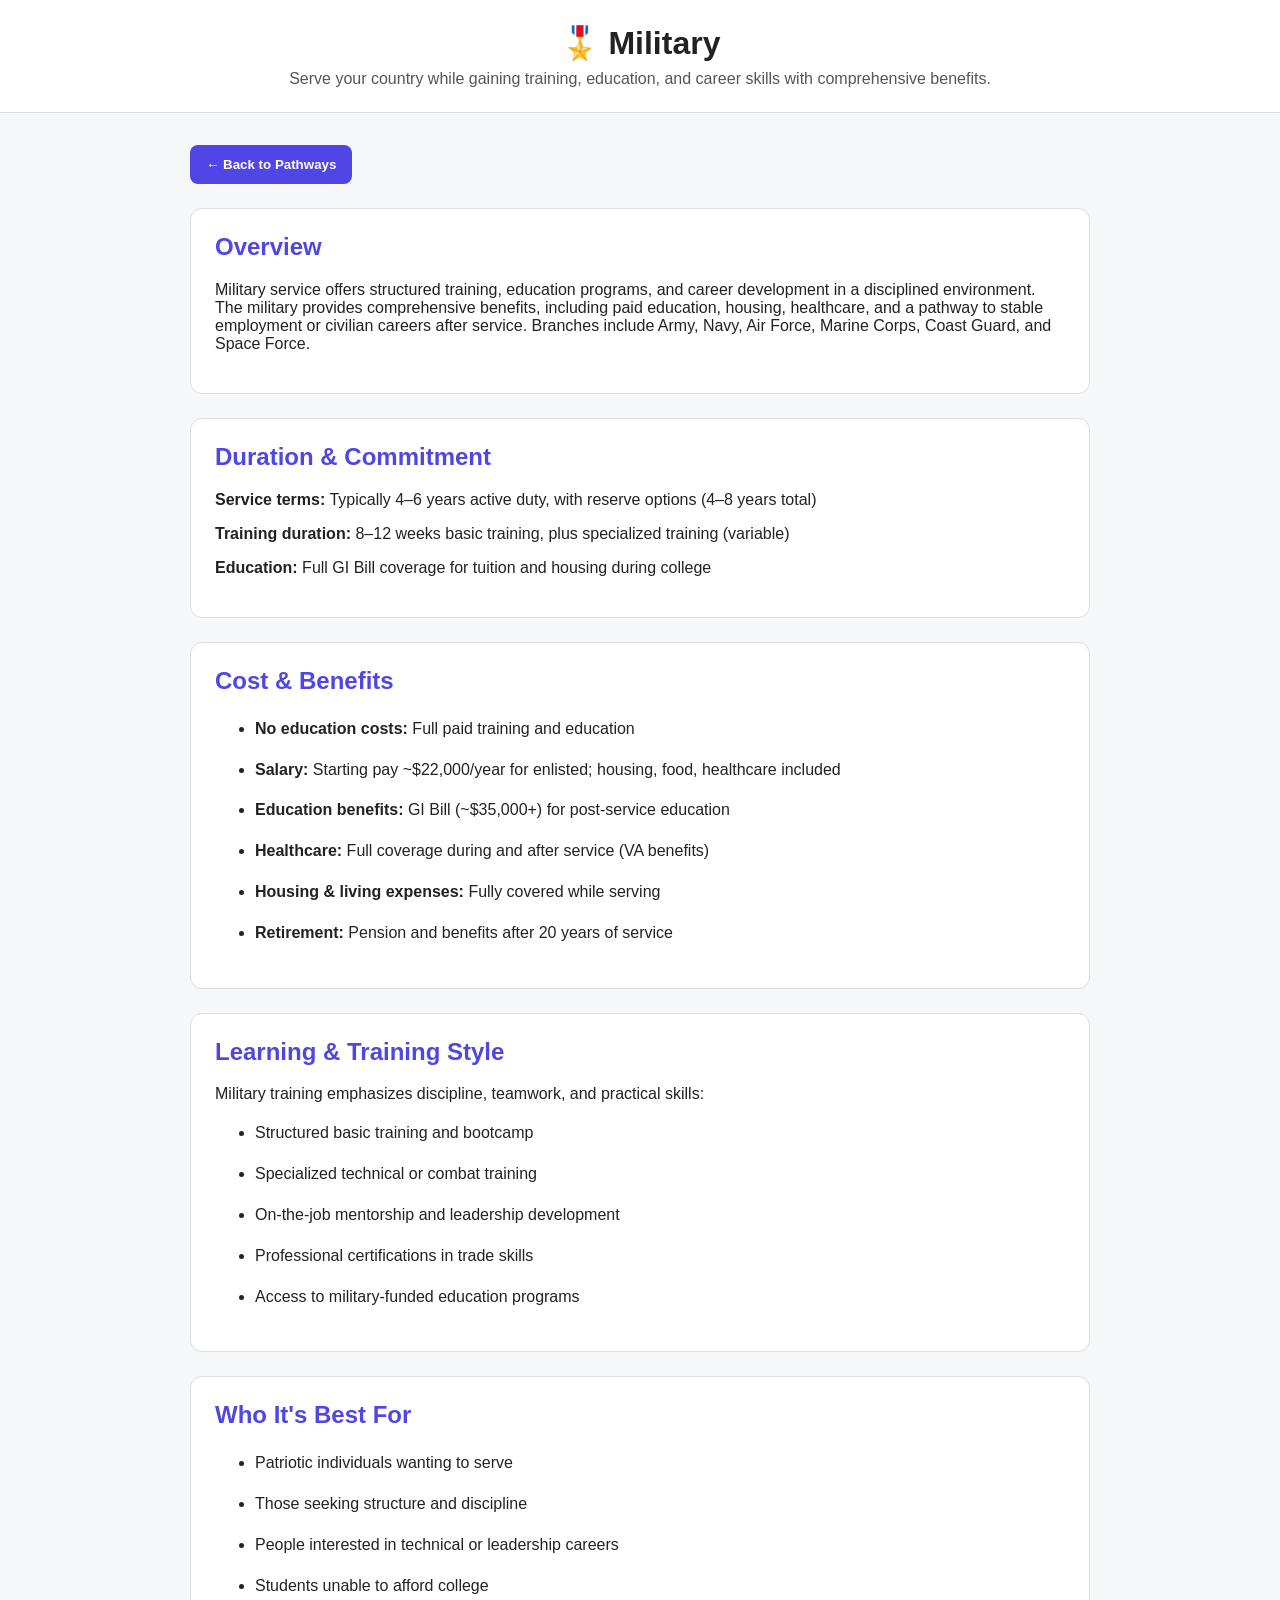
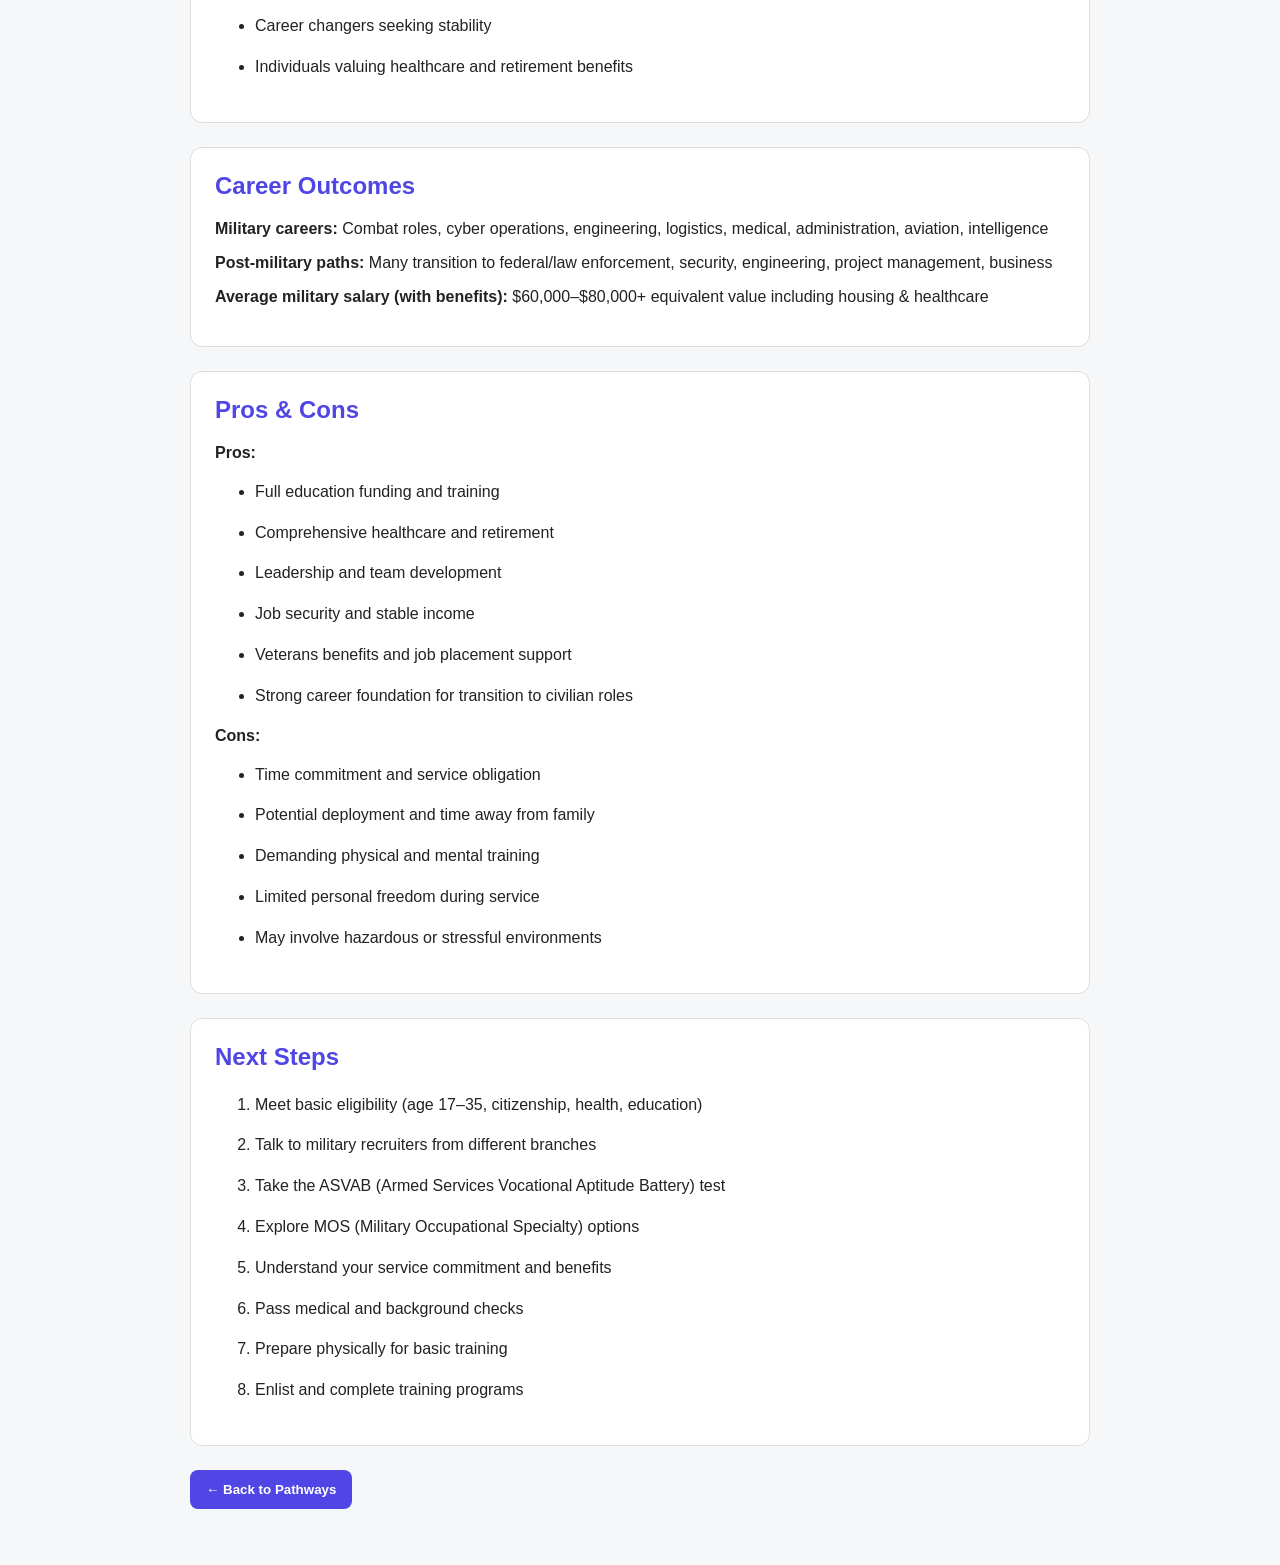
<file: military-detail.html>
<!DOCTYPE html>
<html lang="en">
<head>
    <meta charset="UTF-8" />
    <meta name="viewport" content="width=device-width, initial-scale=1.0" />
    <title>Military</title>
    <link rel="stylesheet" href="pathways.css">
    <style>
        .detail-container {
            max-width: 900px;
            margin: 0 auto;
            padding: 2rem;
        }
        .back-btn {
            display: inline-block;
            margin-bottom: 1.5rem;
            padding: 0.75rem 1rem;
            background: #4f46e5;
            color: white;
            border: none;
            border-radius: 8px;
            cursor: pointer;
            text-decoration: none;
            font-weight: 600;
        }
        .back-btn:hover {
            opacity: 0.9;
        }
        .detail-section {
            background: white;
            padding: 1.5rem;
            border-radius: 12px;
            border: 1px solid #ddd;
            margin-bottom: 1.5rem;
        }
        .detail-section h2 {
            color: #4f46e5;
            margin-top: 0;
        }
        ul, ol {
            line-height: 1.8;
        }
        li {
            margin-bottom: 0.75rem;
        }
    </style>
</head>
<body>
    <header>
        <h1>🎖️ Military</h1>
        <p>Serve your country while gaining training, education, and career skills with comprehensive benefits.</p>
    </header>

    <div class="detail-container">
        <button class="back-btn" onclick="window.history.back()">← Back to Pathways</button>

        <div class="detail-section">
            <h2>Overview</h2>
            <p>Military service offers structured training, education programs, and career development in a disciplined environment. The military provides comprehensive benefits, including paid education, housing, healthcare, and a pathway to stable employment or civilian careers after service. Branches include Army, Navy, Air Force, Marine Corps, Coast Guard, and Space Force.</p>
        </div>

        <div class="detail-section">
            <h2>Duration & Commitment</h2>
            <p><strong>Service terms:</strong> Typically 4–6 years active duty, with reserve options (4–8 years total)</p>
            <p><strong>Training duration:</strong> 8–12 weeks basic training, plus specialized training (variable)</p>
            <p><strong>Education:</strong> Full GI Bill coverage for tuition and housing during college</p>
        </div>

        <div class="detail-section">
            <h2>Cost & Benefits</h2>
            <ul>
                <li><strong>No education costs:</strong> Full paid training and education</li>
                <li><strong>Salary:</strong> Starting pay ~$22,000/year for enlisted; housing, food, healthcare included</li>
                <li><strong>Education benefits:</strong> GI Bill (~$35,000+) for post-service education</li>
                <li><strong>Healthcare:</strong> Full coverage during and after service (VA benefits)</li>
                <li><strong>Housing & living expenses:</strong> Fully covered while serving</li>
                <li><strong>Retirement:</strong> Pension and benefits after 20 years of service</li>
            </ul>
        </div>

        <div class="detail-section">
            <h2>Learning & Training Style</h2>
            <p>Military training emphasizes discipline, teamwork, and practical skills:</p>
            <ul>
                <li>Structured basic training and bootcamp</li>
                <li>Specialized technical or combat training</li>
                <li>On-the-job mentorship and leadership development</li>
                <li>Professional certifications in trade skills</li>
                <li>Access to military-funded education programs</li>
            </ul>
        </div>

        <div class="detail-section">
            <h2>Who It's Best For</h2>
            <ul>
                <li>Patriotic individuals wanting to serve</li>
                <li>Those seeking structure and discipline</li>
                <li>People interested in technical or leadership careers</li>
                <li>Students unable to afford college</li>
                <li>Career changers seeking stability</li>
                <li>Individuals valuing healthcare and retirement benefits</li>
            </ul>
        </div>

        <div class="detail-section">
            <h2>Career Outcomes</h2>
            <p><strong>Military careers:</strong> Combat roles, cyber operations, engineering, logistics, medical, administration, aviation, intelligence</p>
            <p><strong>Post-military paths:</strong> Many transition to federal/law enforcement, security, engineering, project management, business</p>
            <p><strong>Average military salary (with benefits):</strong> $60,000–$80,000+ equivalent value including housing & healthcare</p>
        </div>

        <div class="detail-section">
            <h2>Pros & Cons</h2>
            <p><strong>Pros:</strong></p>
            <ul>
                <li>Full education funding and training</li>
                <li>Comprehensive healthcare and retirement</li>
                <li>Leadership and team development</li>
                <li>Job security and stable income</li>
                <li>Veterans benefits and job placement support</li>
                <li>Strong career foundation for transition to civilian roles</li>
            </ul>
            <p><strong>Cons:</strong></p>
            <ul>
                <li>Time commitment and service obligation</li>
                <li>Potential deployment and time away from family</li>
                <li>Demanding physical and mental training</li>
                <li>Limited personal freedom during service</li>
                <li>May involve hazardous or stressful environments</li>
            </ul>
        </div>

        <div class="detail-section">
            <h2>Next Steps</h2>
            <ol>
                <li>Meet basic eligibility (age 17–35, citizenship, health, education)</li>
                <li>Talk to military recruiters from different branches</li>
                <li>Take the ASVAB (Armed Services Vocational Aptitude Battery) test</li>
                <li>Explore MOS (Military Occupational Specialty) options</li>
                <li>Understand your service commitment and benefits</li>
                <li>Pass medical and background checks</li>
                <li>Prepare physically for basic training</li>
                <li>Enlist and complete training programs</li>
            </ol>
        </div>

        <button class="back-btn" onclick="window.history.back()">← Back to Pathways</button>
    </div>
</body>
</html>
</file>
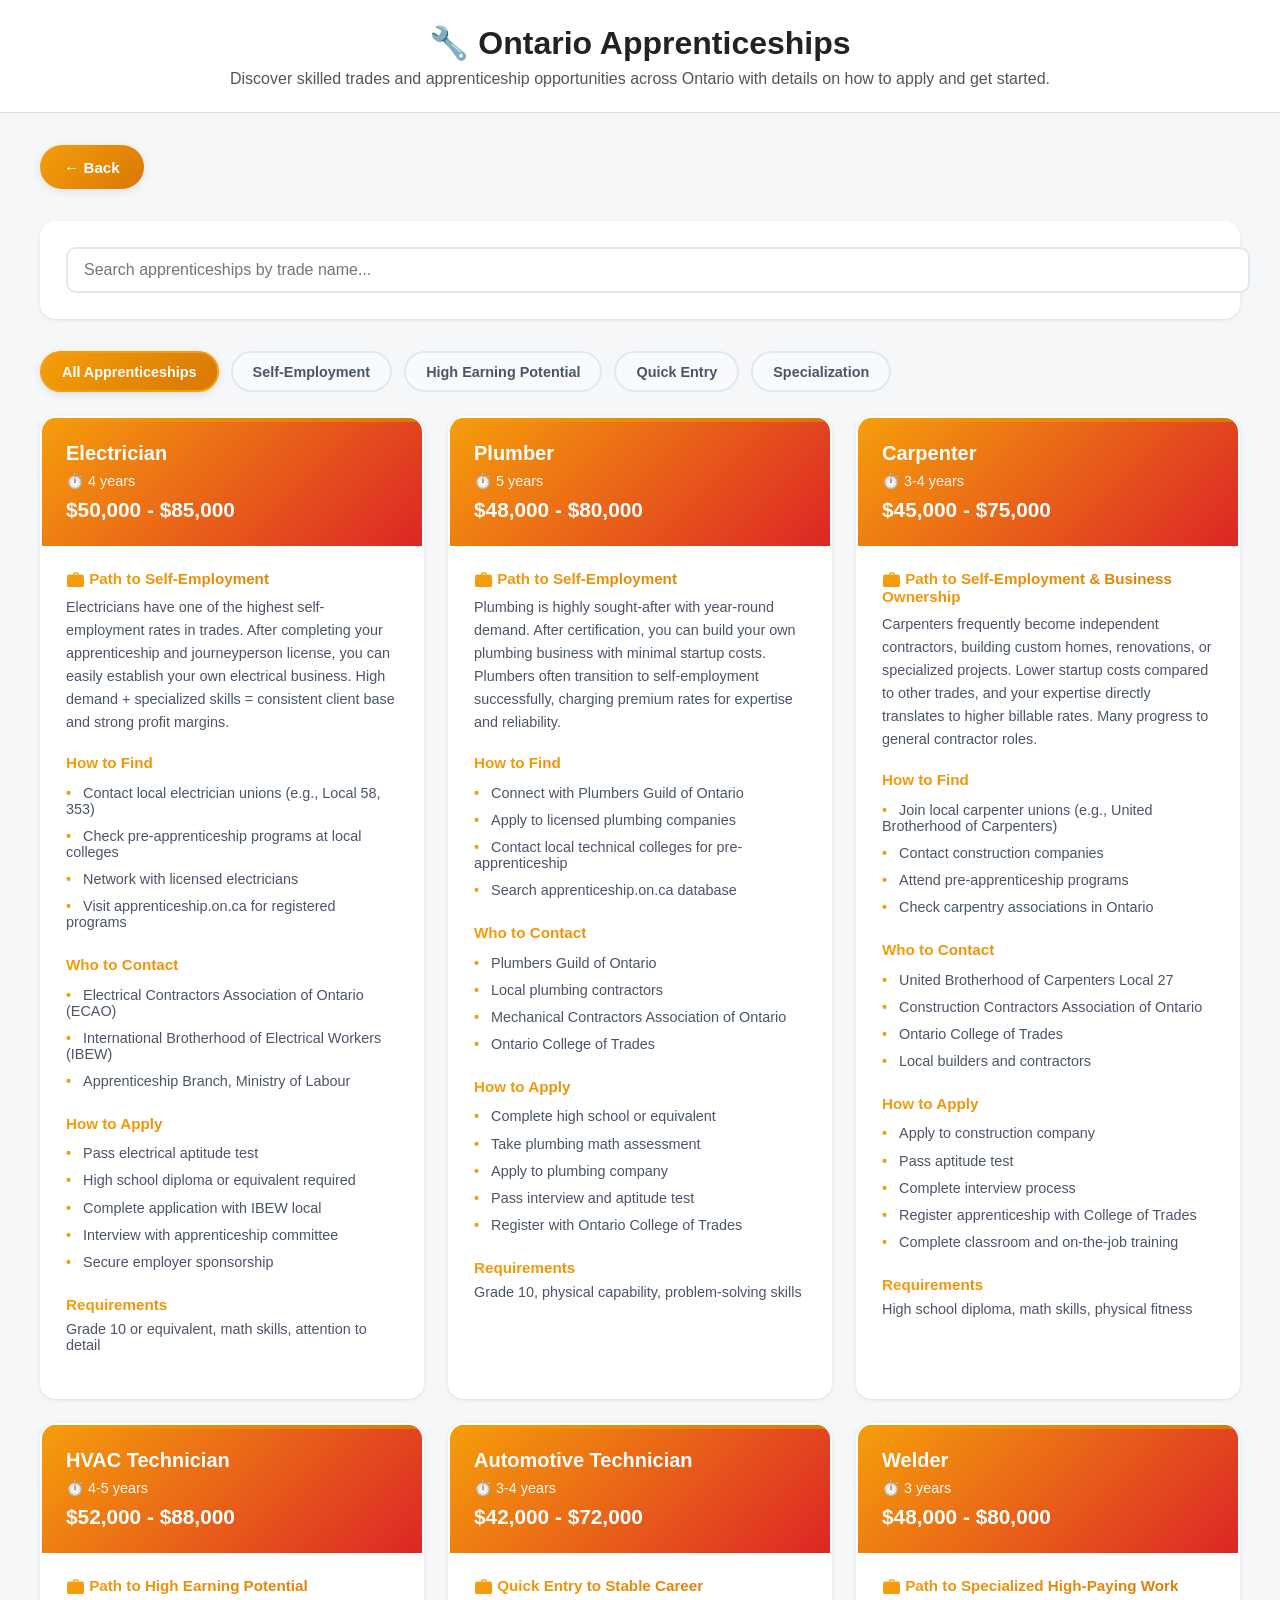
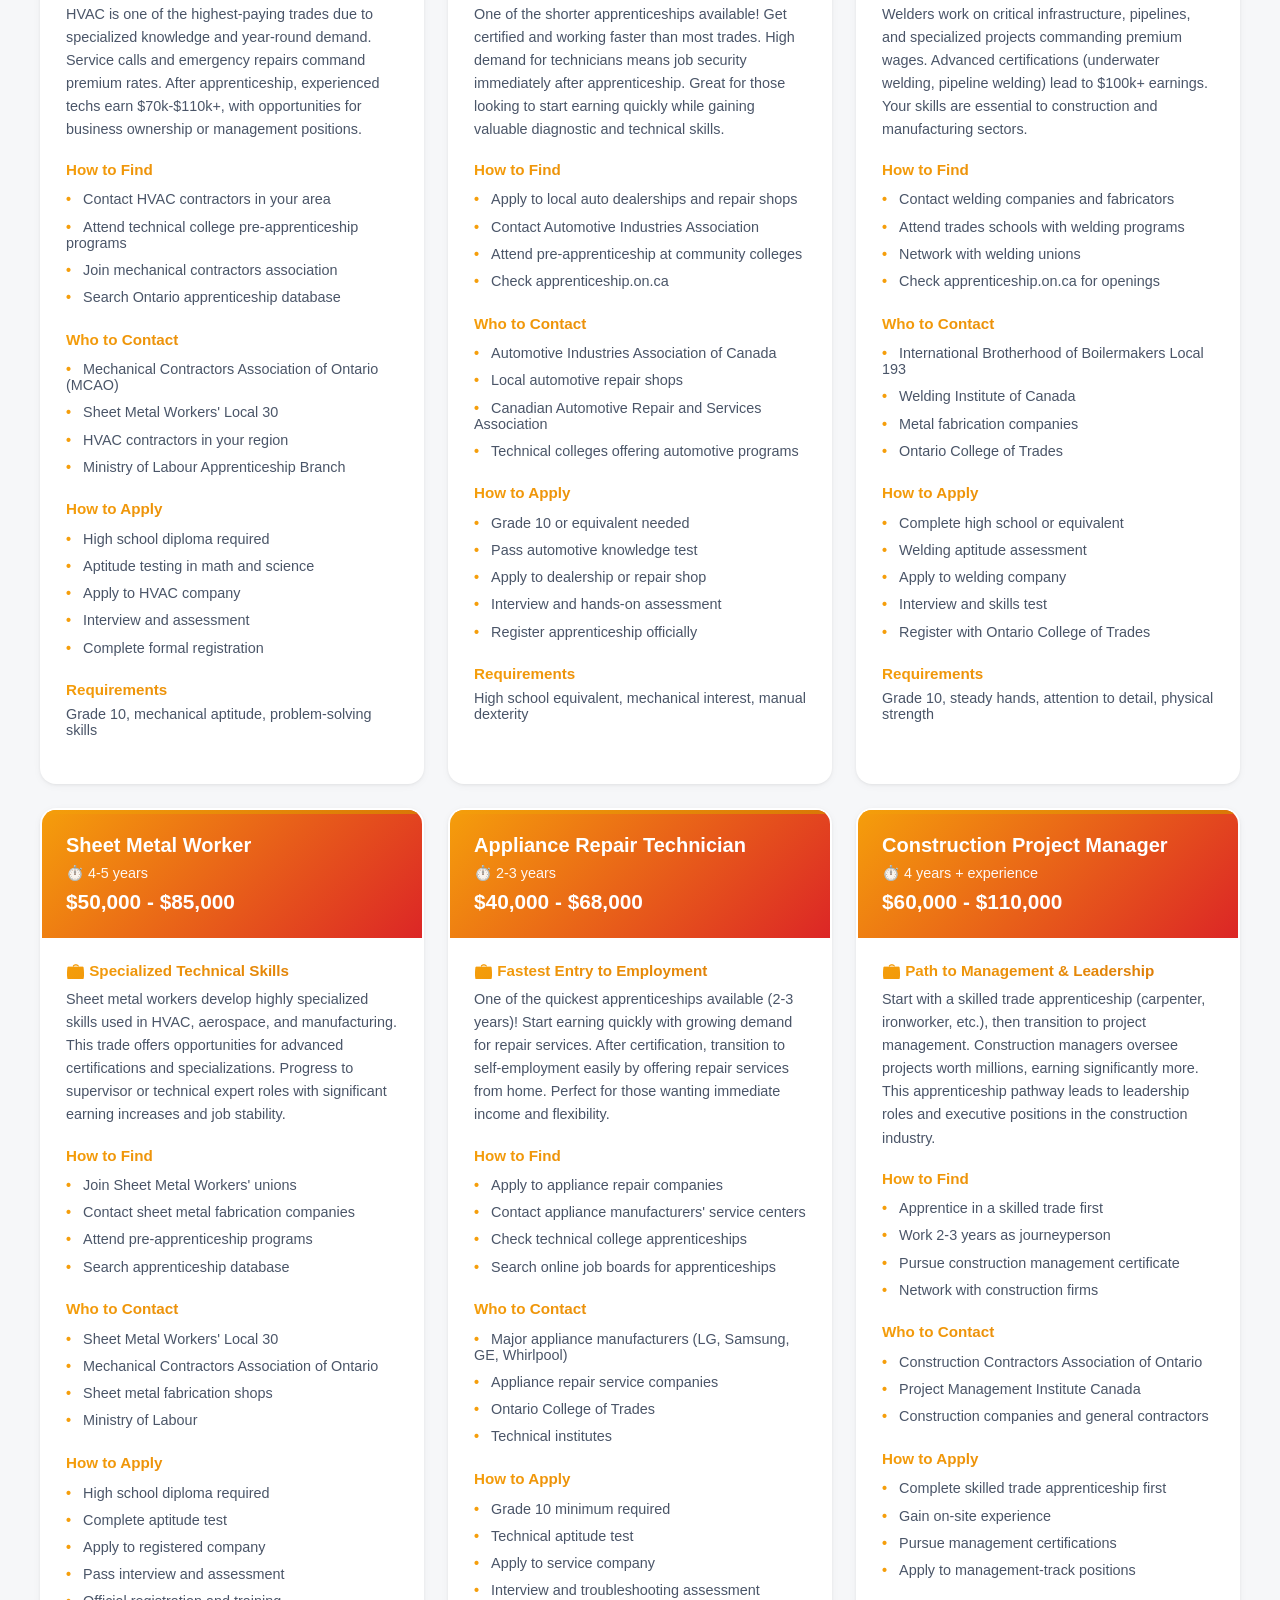
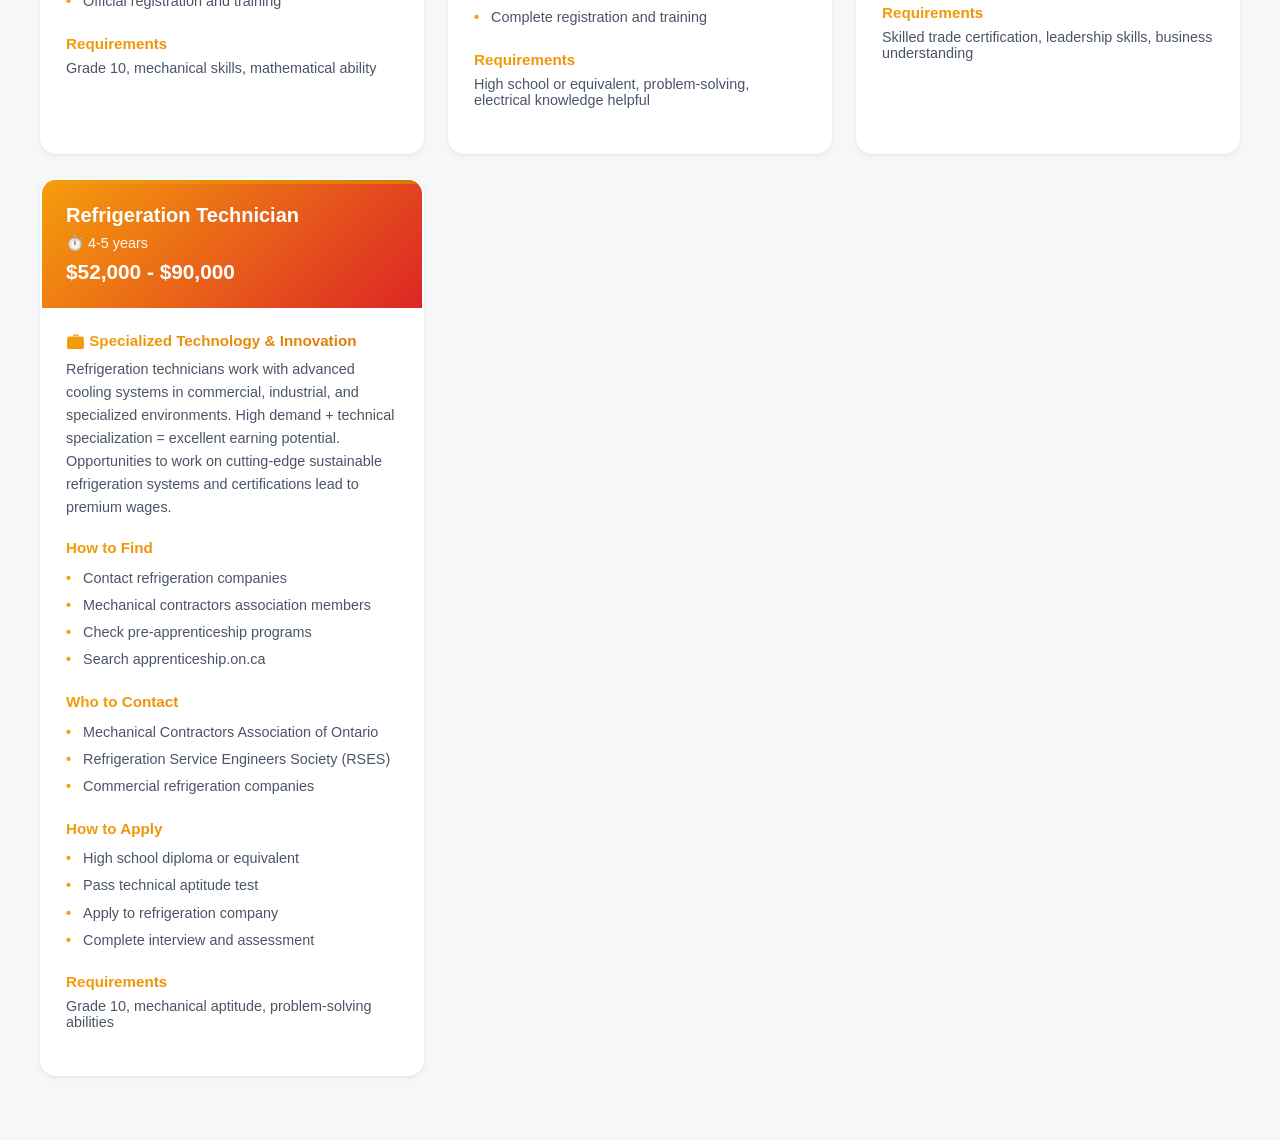
<file: ontario-apprenticeships.html>
<!DOCTYPE html>
<html lang="en">
<head>
    <meta charset="UTF-8" />
    <meta name="viewport" content="width=device-width, initial-scale=1.0" />
    <title>Ontario Apprenticeships</title>
    <link rel="stylesheet" href="pathways.css">
    <style>
        * {
            transition: all 0.3s ease;
        }

        .detail-container {
            max-width: 1200px;
            margin: 0 auto;
            padding: 2rem;
        }

        .back-btn {
            display: inline-block;
            margin-bottom: 2rem;
            padding: 0.85rem 1.5rem;
            background: linear-gradient(135deg, #f59e0b, #d97706);
            color: white;
            border: none;
            border-radius: 50px;
            cursor: pointer;
            text-decoration: none;
            font-weight: 600;
            font-size: 0.95rem;
            box-shadow: 0 2px 8px rgba(0, 0, 0, 0.1);
        }

        .back-btn:hover {
            transform: translateY(-2px);
            box-shadow: 0 4px 12px rgba(0, 0, 0, 0.15);
        }

        .search-bar {
            background: white;
            padding: 1.5rem;
            border-radius: 16px;
            border: 2px solid transparent;
            margin-bottom: 2rem;
            box-shadow: 0 1px 3px rgba(0, 0, 0, 0.06), 0 2px 8px rgba(0, 0, 0, 0.04);
        }

        .search-bar input {
            width: 100%;
            padding: 12px 16px;
            border: 2px solid #e2e8f0;
            border-radius: 10px;
            font-size: 16px;
            transition: all 0.3s ease;
        }

        .search-bar input:focus {
            outline: none;
            border-color: #f59e0b;
            box-shadow: 0 0 0 3px rgba(245, 158, 11, 0.1);
        }

        .filter-buttons {
            display: flex;
            gap: 0.75rem;
            margin-bottom: 1.5rem;
            flex-wrap: wrap;
        }

        .filter-btn {
            padding: 0.65rem 1.25rem;
            background: #f8fafc;
            border: 2px solid #e2e8f0;
            border-radius: 50px;
            cursor: pointer;
            font-size: 0.9rem;
            font-weight: 600;
            color: #4a5568;
        }

        .filter-btn:hover {
            background: #fef3c7;
            border-color: #f59e0b;
        }

        .filter-btn.active {
            background: linear-gradient(135deg, #f59e0b, #d97706);
            color: white;
            border-color: #f59e0b;
            box-shadow: 0 2px 8px rgba(0, 0, 0, 0.1);
        }

        .apprenticeships-grid {
            display: grid;
            grid-template-columns: repeat(auto-fill, minmax(350px, 1fr));
            gap: 1.5rem;
            margin-bottom: 2rem;
        }

        .apprenticeship-card {
            background: white;
            border: 2px solid transparent;
            border-radius: 16px;
            overflow: hidden;
            box-shadow: 0 1px 3px rgba(0, 0, 0, 0.06), 0 2px 8px rgba(0, 0, 0, 0.04);
            position: relative;
        }

        .apprenticeship-card::before {
            content: '';
            position: absolute;
            top: 0;
            left: 0;
            right: 0;
            height: 4px;
            background: linear-gradient(90deg, #f59e0b, #d97706);
            z-index: 1;
        }

        .apprenticeship-card:hover {
            transform: translateY(-6px);
            box-shadow: 0 4px 12px rgba(0, 0, 0, 0.08), 0 8px 20px rgba(0, 0, 0, 0.06);
            border-color: rgba(245, 158, 11, 0.1);
        }

        .apprenticeship-header {
            background: linear-gradient(135deg, #f59e0b 0%, #dc2626 100%);
            padding: 1.5rem;
            color: white;
        }

        .apprenticeship-header h3 {
            margin: 0 0 0.5rem 0;
            font-size: 1.25rem;
            font-weight: 700;
        }

        .apprenticeship-duration {
            font-size: 0.9rem;
            opacity: 0.95;
            font-weight: 500;
        }

        .apprenticeship-wage {
            font-size: 1.3rem;
            font-weight: bold;
            margin-top: 0.5rem;
        }

        .apprenticeship-content {
            padding: 1.5rem;
        }

        .apprenticeship-section {
            margin-bottom: 1.25rem;
        }

        .apprenticeship-section-title {
            font-weight: 700;
            background: linear-gradient(135deg, #f59e0b, #d97706);
            -webkit-background-clip: text;
            -webkit-text-fill-color: transparent;
            background-clip: text;
            margin-bottom: 0.5rem;
            font-size: 0.95rem;
        }

        .info-list {
            list-style: none;
            padding: 0;
            margin: 0;
        }

        .info-list li {
            padding: 0.35rem 0;
            font-size: 0.9rem;
            color: #4a5568;
        }

        .info-list li::before {
            content: "• ";
            color: #f59e0b;
            font-weight: 600;
            margin-right: 0.5rem;
        }

        .apply-btn {
            display: inline-block;
            padding: 0.65rem 1.25rem;
            background: linear-gradient(135deg, #f59e0b, #d97706);
            color: white;
            text-decoration: none;
            border-radius: 50px;
            font-size: 0.9rem;
            font-weight: 600;
            box-shadow: 0 2px 8px rgba(0, 0, 0, 0.1);
            border: none;
            cursor: pointer;
        }

        .apply-btn:hover {
            transform: translateY(-2px);
            box-shadow: 0 4px 12px rgba(0, 0, 0, 0.15);
        }
    </style>
</head>
<body>
    <header>
        <h1>🔧 Ontario Apprenticeships</h1>
        <p>Discover skilled trades and apprenticeship opportunities across Ontario with details on how to apply and get started.</p>
    </header>

    <div class="detail-container">
        <button class="back-btn" onclick="window.history.back()">← Back</button>

        <div class="search-bar">
            <input type="text" id="searchInput" placeholder="Search apprenticeships by trade name..." />
        </div>

        <div class="filter-buttons">
            <button class="filter-btn active" data-filter="all">All Apprenticeships</button>
            <button class="filter-btn" data-filter="self-employed">Self-Employment</button>
            <button class="filter-btn" data-filter="high-earning">High Earning Potential</button>
            <button class="filter-btn" data-filter="quick-entry">Quick Entry</button>
            <button class="filter-btn" data-filter="specialization">Specialization</button>
        </div>

        <div class="apprenticeships-grid" id="apprenticeshipsGrid">
            <!-- Apprenticeship cards will be inserted here -->
        </div>
    </div>

    <script>
        const apprenticeships = [
            {
                name: "Electrician",
                careerGoal: "self-employed",
                duration: "4 years",
                wage: "$50,000 - $85,000",
                careerPathTitle: "Path to Self-Employment",
                careerPathDesc: "Electricians have one of the highest self-employment rates in trades. After completing your apprenticeship and journeyperson license, you can easily establish your own electrical business. High demand + specialized skills = consistent client base and strong profit margins.",
                howToFind: ["Contact local electrician unions (e.g., Local 58, 353)", "Check pre-apprenticeship programs at local colleges", "Network with licensed electricians", "Visit apprenticeship.on.ca for registered programs"],
                whoToContact: ["Electrical Contractors Association of Ontario (ECAO)", "International Brotherhood of Electrical Workers (IBEW)", "Apprenticeship Branch, Ministry of Labour"],
                howToApply: ["Pass electrical aptitude test", "High school diploma or equivalent required", "Complete application with IBEW local", "Interview with apprenticeship committee", "Secure employer sponsorship"],
                requirements: "Grade 10 or equivalent, math skills, attention to detail"
            },
            {
                name: "Plumber",
                careerGoal: "self-employed",
                duration: "5 years",
                wage: "$48,000 - $80,000",
                careerPathTitle: "Path to Self-Employment",
                careerPathDesc: "Plumbing is highly sought-after with year-round demand. After certification, you can build your own plumbing business with minimal startup costs. Plumbers often transition to self-employment successfully, charging premium rates for expertise and reliability.",
                howToFind: ["Connect with Plumbers Guild of Ontario", "Apply to licensed plumbing companies", "Contact local technical colleges for pre-apprenticeship", "Search apprenticeship.on.ca database"],
                whoToContact: ["Plumbers Guild of Ontario", "Local plumbing contractors", "Mechanical Contractors Association of Ontario", "Ontario College of Trades"],
                howToApply: ["Complete high school or equivalent", "Take plumbing math assessment", "Apply to plumbing company", "Pass interview and aptitude test", "Register with Ontario College of Trades"],
                requirements: "Grade 10, physical capability, problem-solving skills"
            },
            {
                name: "Carpenter",
                careerGoal: "self-employed",
                duration: "3-4 years",
                wage: "$45,000 - $75,000",
                careerPathTitle: "Path to Self-Employment & Business Ownership",
                careerPathDesc: "Carpenters frequently become independent contractors, building custom homes, renovations, or specialized projects. Lower startup costs compared to other trades, and your expertise directly translates to higher billable rates. Many progress to general contractor roles.",
                howToFind: ["Join local carpenter unions (e.g., United Brotherhood of Carpenters)", "Contact construction companies", "Attend pre-apprenticeship programs", "Check carpentry associations in Ontario"],
                whoToContact: ["United Brotherhood of Carpenters Local 27", "Construction Contractors Association of Ontario", "Ontario College of Trades", "Local builders and contractors"],
                howToApply: ["Apply to construction company", "Pass aptitude test", "Complete interview process", "Register apprenticeship with College of Trades", "Complete classroom and on-the-job training"],
                requirements: "High school diploma, math skills, physical fitness"
            },
            {
                name: "HVAC Technician",
                careerGoal: "high-earning",
                duration: "4-5 years",
                wage: "$52,000 - $88,000",
                careerPathTitle: "Path to High Earning Potential",
                careerPathDesc: "HVAC is one of the highest-paying trades due to specialized knowledge and year-round demand. Service calls and emergency repairs command premium rates. After apprenticeship, experienced techs earn $70k-$110k+, with opportunities for business ownership or management positions.",
                howToFind: ["Contact HVAC contractors in your area", "Attend technical college pre-apprenticeship programs", "Join mechanical contractors association", "Search Ontario apprenticeship database"],
                whoToContact: ["Mechanical Contractors Association of Ontario (MCAO)", "Sheet Metal Workers' Local 30", "HVAC contractors in your region", "Ministry of Labour Apprenticeship Branch"],
                howToApply: ["High school diploma required", "Aptitude testing in math and science", "Apply to HVAC company", "Interview and assessment", "Complete formal registration"],
                requirements: "Grade 10, mechanical aptitude, problem-solving skills"
            },
            {
                name: "Automotive Technician",
                careerGoal: "quick-entry",
                duration: "3-4 years",
                wage: "$42,000 - $72,000",
                careerPathTitle: "Quick Entry to Stable Career",
                careerPathDesc: "One of the shorter apprenticeships available! Get certified and working faster than most trades. High demand for technicians means job security immediately after apprenticeship. Great for those looking to start earning quickly while gaining valuable diagnostic and technical skills.",
                howToFind: ["Apply to local auto dealerships and repair shops", "Contact Automotive Industries Association", "Attend pre-apprenticeship at community colleges", "Check apprenticeship.on.ca"],
                whoToContact: ["Automotive Industries Association of Canada", "Local automotive repair shops", "Canadian Automotive Repair and Services Association", "Technical colleges offering automotive programs"],
                howToApply: ["Grade 10 or equivalent needed", "Pass automotive knowledge test", "Apply to dealership or repair shop", "Interview and hands-on assessment", "Register apprenticeship officially"],
                requirements: "High school equivalent, mechanical interest, manual dexterity"
            },
            {
                name: "Welder",
                careerGoal: "high-earning",
                duration: "3 years",
                wage: "$48,000 - $80,000",
                careerPathTitle: "Path to Specialized High-Paying Work",
                careerPathDesc: "Welders work on critical infrastructure, pipelines, and specialized projects commanding premium wages. Advanced certifications (underwater welding, pipeline welding) lead to $100k+ earnings. Your skills are essential to construction and manufacturing sectors.",
                howToFind: ["Contact welding companies and fabricators", "Attend trades schools with welding programs", "Network with welding unions", "Check apprenticeship.on.ca for openings"],
                whoToContact: ["International Brotherhood of Boilermakers Local 193", "Welding Institute of Canada", "Metal fabrication companies", "Ontario College of Trades"],
                howToApply: ["Complete high school or equivalent", "Welding aptitude assessment", "Apply to welding company", "Interview and skills test", "Register with Ontario College of Trades"],
                requirements: "Grade 10, steady hands, attention to detail, physical strength"
            },
            {
                name: "Sheet Metal Worker",
                careerGoal: "specialization",
                duration: "4-5 years",
                wage: "$50,000 - $85,000",
                careerPathTitle: "Specialized Technical Skills",
                careerPathDesc: "Sheet metal workers develop highly specialized skills used in HVAC, aerospace, and manufacturing. This trade offers opportunities for advanced certifications and specializations. Progress to supervisor or technical expert roles with significant earning increases and job stability.",
                howToFind: ["Join Sheet Metal Workers' unions", "Contact sheet metal fabrication companies", "Attend pre-apprenticeship programs", "Search apprenticeship database"],
                whoToContact: ["Sheet Metal Workers' Local 30", "Mechanical Contractors Association of Ontario", "Sheet metal fabrication shops", "Ministry of Labour"],
                howToApply: ["High school diploma required", "Complete aptitude test", "Apply to registered company", "Pass interview and assessment", "Official registration and training"],
                requirements: "Grade 10, mechanical skills, mathematical ability"
            },
            {
                name: "Appliance Repair Technician",
                careerGoal: "quick-entry",
                duration: "2-3 years",
                wage: "$40,000 - $68,000",
                careerPathTitle: "Fastest Entry to Employment",
                careerPathDesc: "One of the quickest apprenticeships available (2-3 years)! Start earning quickly with growing demand for repair services. After certification, transition to self-employment easily by offering repair services from home. Perfect for those wanting immediate income and flexibility.",
                howToFind: ["Apply to appliance repair companies", "Contact appliance manufacturers' service centers", "Check technical college apprenticeships", "Search online job boards for apprenticeships"],
                whoToContact: ["Major appliance manufacturers (LG, Samsung, GE, Whirlpool)", "Appliance repair service companies", "Ontario College of Trades", "Technical institutes"],
                howToApply: ["Grade 10 minimum required", "Technical aptitude test", "Apply to service company", "Interview and troubleshooting assessment", "Complete registration and training"],
                requirements: "High school or equivalent, problem-solving, electrical knowledge helpful"
            },
            {
                name: "Construction Project Manager",
                careerGoal: "high-earning",
                duration: "4 years + experience",
                wage: "$60,000 - $110,000",
                careerPathTitle: "Path to Management & Leadership",
                careerPathDesc: "Start with a skilled trade apprenticeship (carpenter, ironworker, etc.), then transition to project management. Construction managers oversee projects worth millions, earning significantly more. This apprenticeship pathway leads to leadership roles and executive positions in the construction industry.",
                howToFind: ["Apprentice in a skilled trade first", "Work 2-3 years as journeyperson", "Pursue construction management certificate", "Network with construction firms"],
                whoToContact: ["Construction Contractors Association of Ontario", "Project Management Institute Canada", "Construction companies and general contractors"],
                howToApply: ["Complete skilled trade apprenticeship first", "Gain on-site experience", "Pursue management certifications", "Apply to management-track positions"],
                requirements: "Skilled trade certification, leadership skills, business understanding"
            },
            {
                name: "Refrigeration Technician",
                careerGoal: "specialization",
                duration: "4-5 years",
                wage: "$52,000 - $90,000",
                careerPathTitle: "Specialized Technology & Innovation",
                careerPathDesc: "Refrigeration technicians work with advanced cooling systems in commercial, industrial, and specialized environments. High demand + technical specialization = excellent earning potential. Opportunities to work on cutting-edge sustainable refrigeration systems and certifications lead to premium wages.",
                howToFind: ["Contact refrigeration companies", "Mechanical contractors association members", "Check pre-apprenticeship programs", "Search apprenticeship.on.ca"],
                whoToContact: ["Mechanical Contractors Association of Ontario", "Refrigeration Service Engineers Society (RSES)", "Commercial refrigeration companies"],
                howToApply: ["High school diploma or equivalent", "Pass technical aptitude test", "Apply to refrigeration company", "Complete interview and assessment"],
                requirements: "Grade 10, mechanical aptitude, problem-solving abilities"
            }
        ];

        function renderApprenticeships(apps) {
            const grid = document.getElementById("apprenticeshipsGrid");
            grid.innerHTML = "";
            apps.forEach(app => {
                const card = document.createElement("div");
                card.className = "apprenticeship-card";
                card.innerHTML = `
                    <div class="apprenticeship-header">
                        <h3>${app.name}</h3>
                        <div class="apprenticeship-duration">⏱️ ${app.duration}</div>
                        <div class="apprenticeship-wage">${app.wage}</div>
                    </div>
                    <div class="apprenticeship-content">
                        <div class="apprenticeship-section">
                            <div class="apprenticeship-section-title">💼 ${app.careerPathTitle}</div>
                            <p style="color: #4a5568; font-size: 0.9rem; margin: 0; line-height: 1.6;">${app.careerPathDesc}</p>
                        </div>

                        <div class="apprenticeship-section">
                            <div class="apprenticeship-section-title">How to Find</div>
                            <ul class="info-list">
                                ${app.howToFind.map(item => `<li>${item}</li>`).join("")}
                            </ul>
                        </div>

                        <div class="apprenticeship-section">
                            <div class="apprenticeship-section-title">Who to Contact</div>
                            <ul class="info-list">
                                ${app.whoToContact.map(item => `<li>${item}</li>`).join("")}
                            </ul>
                        </div>

                        <div class="apprenticeship-section">
                            <div class="apprenticeship-section-title">How to Apply</div>
                            <ul class="info-list">
                                ${app.howToApply.map(item => `<li>${item}</li>`).join("")}
                            </ul>
                        </div>

                        <div class="apprenticeship-section">
                            <div class="apprenticeship-section-title">Requirements</div>
                            <p style="color: #4a5568; font-size: 0.9rem; margin: 0;">${app.requirements}</p>
                        </div>
                    </div>
                `;
                grid.appendChild(card);
            });
        }

        document.getElementById("searchInput").addEventListener("input", (e) => {
            const query = e.target.value.toLowerCase();
            const filtered = apprenticeships.filter(app =>
                app.name.toLowerCase().includes(query)
            );
            renderApprenticeships(filtered);
        });

        document.querySelectorAll(".filter-btn").forEach(btn => {
            btn.addEventListener("click", (e) => {
                document.querySelectorAll(".filter-btn").forEach(b => b.classList.remove("active"));
                e.target.classList.add("active");
                const filter = e.target.dataset.filter;
                
                let filtered = apprenticeships;
                if (filter !== "all") {
                    filtered = apprenticeships.filter(app => app.careerGoal === filter);
                }
                renderApprenticeships(filtered);
            });
        });

        // Initial render
        renderApprenticeships(apprenticeships);
    </script>
</body>
</html>
</file>
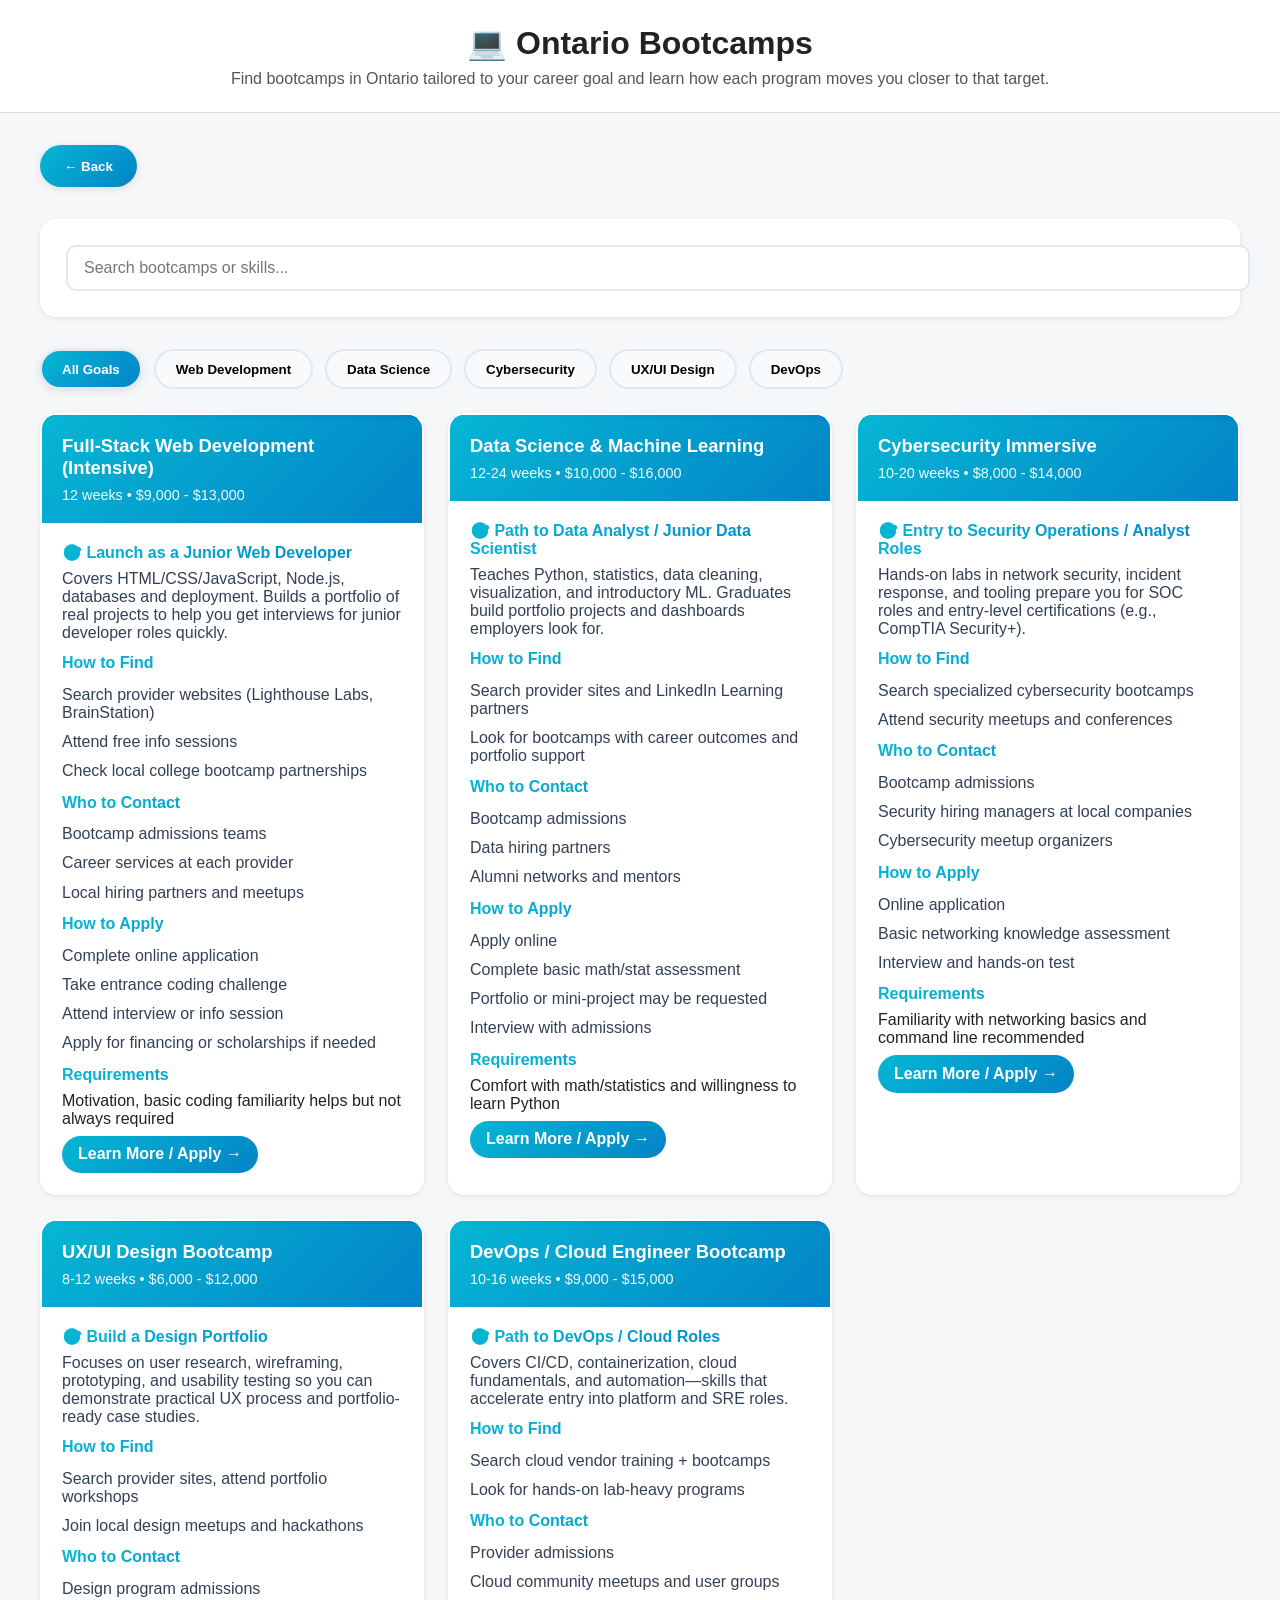
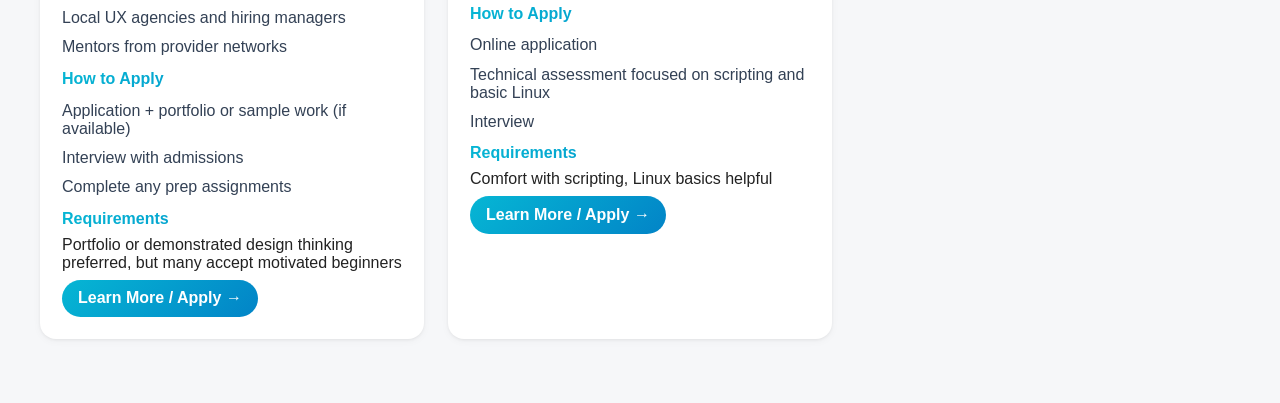
<file: ontario-bootcamps.html>
<!DOCTYPE html>
<html lang="en">
<head>
    <meta charset="UTF-8" />
    <meta name="viewport" content="width=device-width, initial-scale=1.0" />
    <title>Ontario Bootcamps</title>
    <link rel="stylesheet" href="pathways.css">
    <style>
        * { transition: all 0.3s ease; }
        .detail-container { max-width: 1200px; margin: 0 auto; padding: 2rem; }
        .back-btn { display:inline-block; margin-bottom:2rem; padding:0.85rem 1.5rem; background:linear-gradient(135deg,#06b6d4,#0284c7); color:white; border:none; border-radius:50px; font-weight:600; box-shadow:0 2px 8px rgba(0,0,0,0.1); }
        .back-btn:hover { transform:translateY(-2px); box-shadow:0 4px 12px rgba(0,0,0,0.15); }
        .search-bar { background:white; padding:1.5rem; border-radius:16px; border:2px solid transparent; margin-bottom:2rem; box-shadow:0 1px 3px rgba(0,0,0,0.06),0 2px 8px rgba(0,0,0,0.04); }
        .search-bar input { width:100%; padding:12px 16px; border:2px solid #e2e8f0; border-radius:10px; font-size:16px; }
        .filter-buttons { display:flex; gap:0.75rem; margin-bottom:1.5rem; flex-wrap:wrap; }
        .filter-btn { padding:0.65rem 1.25rem; background:#f8fafc; border:2px solid #e2e8f0; border-radius:50px; cursor:pointer; font-weight:600; }
        .filter-btn.active { background:linear-gradient(135deg,#06b6d4,#0284c7); color:white; box-shadow:0 2px 8px rgba(0,0,0,0.1); }
        .bootcamps-grid { display:grid; grid-template-columns:repeat(auto-fill,minmax(340px,1fr)); gap:1.5rem; margin-bottom:2rem; }
        .bootcamp-card { background:white; border:2px solid transparent; border-radius:16px; overflow:hidden; box-shadow:0 1px 3px rgba(0,0,0,0.06),0 2px 8px rgba(0,0,0,0.04); position:relative; }
        .bootcamp-card::before { content:''; position:absolute; top:0; left:0; right:0; height:4px; background:linear-gradient(90deg,#06b6d4,#0284c7); z-index:1; }
        .bootcamp-header { padding:1.25rem; background:linear-gradient(135deg,#06b6d4,#0284c7); color:white; }
        .bootcamp-header h3 { margin:0; font-size:1.15rem; font-weight:700; }
        .bootcamp-meta { font-size:0.9rem; opacity:0.95; margin-top:0.5rem; }
        .bootcamp-content { padding:1.25rem; }
        .section-title { font-weight:700; background:linear-gradient(135deg,#06b6d4,#0284c7); -webkit-background-clip:text; -webkit-text-fill-color:transparent; margin-bottom:0.5rem; }
        .info-list { list-style:none; padding:0; margin:0; }
        .info-list li { padding:0.35rem 0; color:#334155; }
        .apply-btn { display:inline-block; padding:0.6rem 1rem; background:linear-gradient(135deg,#06b6d4,#0284c7); color:white; border-radius:50px; text-decoration:none; font-weight:600; margin-top:0.5rem; }
    </style>
</head>
<body>
    <header>
        <h1>💻 Ontario Bootcamps</h1>
        <p>Find bootcamps in Ontario tailored to your career goal and learn how each program moves you closer to that target.</p>
    </header>

    <div class="detail-container">
        <button class="back-btn" onclick="window.history.back()">← Back</button>

        <div class="search-bar">
            <input id="searchInput" placeholder="Search bootcamps or skills..." />
        </div>

        <div class="filter-buttons">
            <button class="filter-btn active" data-filter="all">All Goals</button>
            <button class="filter-btn" data-filter="web-dev">Web Development</button>
            <button class="filter-btn" data-filter="data">Data Science</button>
            <button class="filter-btn" data-filter="cyber">Cybersecurity</button>
            <button class="filter-btn" data-filter="ux">UX/UI Design</button>
            <button class="filter-btn" data-filter="devops">DevOps</button>
        </div>

        <div class="bootcamps-grid" id="bootcampsGrid"></div>
    </div>

    <script>
        const bootcamps = [
            {
                name: "Full-Stack Web Development (Intensive)",
                careerGoal: "web-dev",
                providerExamples: ["Lighthouse Labs", "BrainStation", "Juno College"],
                duration: "12 weeks",
                cost: "$9,000 - $13,000",
                careerPathTitle: "Launch as a Junior Web Developer",
                careerPathDesc: "Covers HTML/CSS/JavaScript, Node.js, databases and deployment. Builds a portfolio of real projects to help you get interviews for junior developer roles quickly.",
                howToFind: ["Search provider websites (Lighthouse Labs, BrainStation)", "Attend free info sessions", "Check local college bootcamp partnerships"],
                whoToContact: ["Bootcamp admissions teams", "Career services at each provider", "Local hiring partners and meetups"],
                howToApply: ["Complete online application", "Take entrance coding challenge", "Attend interview or info session", "Apply for financing or scholarships if needed"],
                requirements: "Motivation, basic coding familiarity helps but not always required"
            },
            {
                name: "Data Science & Machine Learning", 
                careerGoal: "data",
                providerExamples: ["BrainStation", "Data Science Dojo", "Local college diplomas"],
                duration: "12-24 weeks",
                cost: "$10,000 - $16,000",
                careerPathTitle: "Path to Data Analyst / Junior Data Scientist",
                careerPathDesc: "Teaches Python, statistics, data cleaning, visualization, and introductory ML. Graduates build portfolio projects and dashboards employers look for.",
                howToFind: ["Search provider sites and LinkedIn Learning partners", "Look for bootcamps with career outcomes and portfolio support"],
                whoToContact: ["Bootcamp admissions", "Data hiring partners", "Alumni networks and mentors"],
                howToApply: ["Apply online", "Complete basic math/stat assessment", "Portfolio or mini-project may be requested", "Interview with admissions"],
                requirements: "Comfort with math/statistics and willingness to learn Python"
            },
            {
                name: "Cybersecurity Immersive",
                careerGoal: "cyber",
                providerExamples: ["CompTIA-aligned bootcamps", "local colleges offering cybersecurity tracks"],
                duration: "10-20 weeks",
                cost: "$8,000 - $14,000",
                careerPathTitle: "Entry to Security Operations / Analyst Roles",
                careerPathDesc: "Hands-on labs in network security, incident response, and tooling prepare you for SOC roles and entry-level certifications (e.g., CompTIA Security+).",
                howToFind: ["Search specialized cybersecurity bootcamps", "Attend security meetups and conferences"],
                whoToContact: ["Bootcamp admissions", "Security hiring managers at local companies", "Cybersecurity meetup organizers"],
                howToApply: ["Online application", "Basic networking knowledge assessment", "Interview and hands-on test"],
                requirements: "Familiarity with networking basics and command line recommended"
            },
            {
                name: "UX/UI Design Bootcamp",
                careerGoal: "ux",
                providerExamples: ["General Assembly", "BrainStation", "Local design schools"],
                duration: "8-12 weeks",
                cost: "$6,000 - $12,000",
                careerPathTitle: "Build a Design Portfolio",
                careerPathDesc: "Focuses on user research, wireframing, prototyping, and usability testing so you can demonstrate practical UX process and portfolio-ready case studies.",
                howToFind: ["Search provider sites, attend portfolio workshops", "Join local design meetups and hackathons"],
                whoToContact: ["Design program admissions", "Local UX agencies and hiring managers", "Mentors from provider networks"],
                howToApply: ["Application + portfolio or sample work (if available)", "Interview with admissions", "Complete any prep assignments"],
                requirements: "Portfolio or demonstrated design thinking preferred, but many accept motivated beginners"
            },
            {
                name: "DevOps / Cloud Engineer Bootcamp",
                careerGoal: "devops",
                providerExamples: ["Cloud bootcamps, vendor training (AWS, Azure)", "local colleges with cloud tracks"],
                duration: "10-16 weeks",
                cost: "$9,000 - $15,000",
                careerPathTitle: "Path to DevOps / Cloud Roles",
                careerPathDesc: "Covers CI/CD, containerization, cloud fundamentals, and automation—skills that accelerate entry into platform and SRE roles.",
                howToFind: ["Search cloud vendor training + bootcamps", "Look for hands-on lab-heavy programs"],
                whoToContact: ["Provider admissions", "Cloud community meetups and user groups"],
                howToApply: ["Online application", "Technical assessment focused on scripting and basic Linux", "Interview"],
                requirements: "Comfort with scripting, Linux basics helpful"
            }
        ];

        function renderBootcamps(list) {
            const grid = document.getElementById('bootcampsGrid');
            grid.innerHTML = '';
            list.forEach(b => {
                const card = document.createElement('div');
                card.className = 'bootcamp-card';
                card.innerHTML = `
                    <div class="bootcamp-header">
                        <h3>${b.name}</h3>
                        <div class="bootcamp-meta">${b.duration} • ${b.cost}</div>
                    </div>
                    <div class="bootcamp-content">
                        <div class="section-title">🎯 ${b.careerPathTitle}</div>
                        <p style="margin:0 0 0.75rem 0; color:#334155">${b.careerPathDesc}</p>

                        <div class="section-title">How to Find</div>
                        <ul class="info-list">${b.howToFind.map(i=>`<li>${i}</li>`).join('')}</ul>

                        <div style="margin-top:0.5rem" class="section-title">Who to Contact</div>
                        <ul class="info-list">${b.whoToContact.map(i=>`<li>${i}</li>`).join('')}</ul>

                        <div style="margin-top:0.5rem" class="section-title">How to Apply</div>
                        <ul class="info-list">${b.howToApply.map(i=>`<li>${i}</li>`).join('')}</ul>

                        <div style="margin-top:0.5rem" class="section-title">Requirements</div>
                        <p style="margin:0">${b.requirements}</p>

                        <a class="apply-btn" href="#" onclick="alert('Open provider site to apply')">Learn More / Apply →</a>
                    </div>
                `;
                grid.appendChild(card);
            });
        }

        document.getElementById('searchInput').addEventListener('input', e => {
            const q = e.target.value.toLowerCase();
            renderBootcamps(bootcamps.filter(b => b.name.toLowerCase().includes(q) || b.providerExamples.join(' ').toLowerCase().includes(q)));
        });

        document.querySelectorAll('.filter-btn').forEach(btn => {
            btn.addEventListener('click', e => {
                document.querySelectorAll('.filter-btn').forEach(b => b.classList.remove('active'));
                e.target.classList.add('active');
                const f = e.target.dataset.filter;
                let filtered = bootcamps;
                if (f !== 'all') filtered = bootcamps.filter(b => b.careerGoal === f);
                renderBootcamps(filtered);
            });
        });

        renderBootcamps(bootcamps);
    </script>
</body>
</html>
</file>
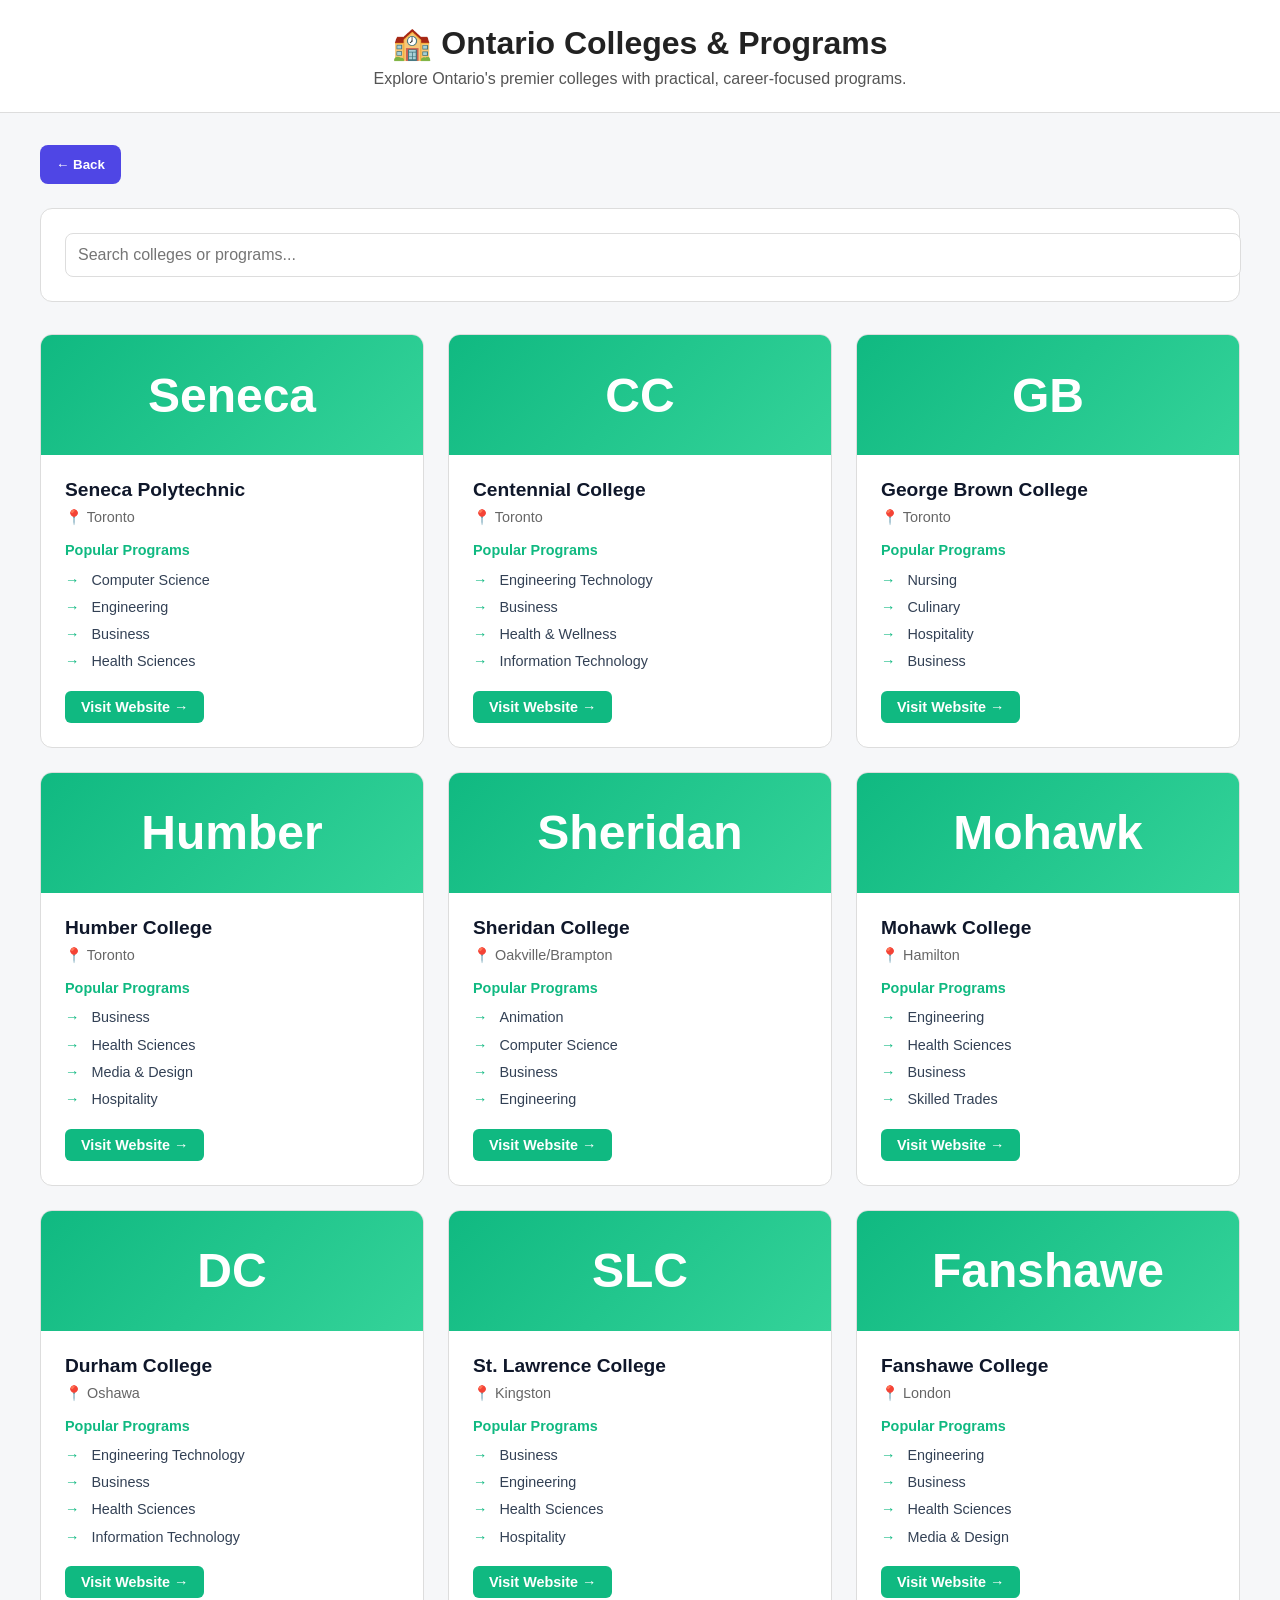
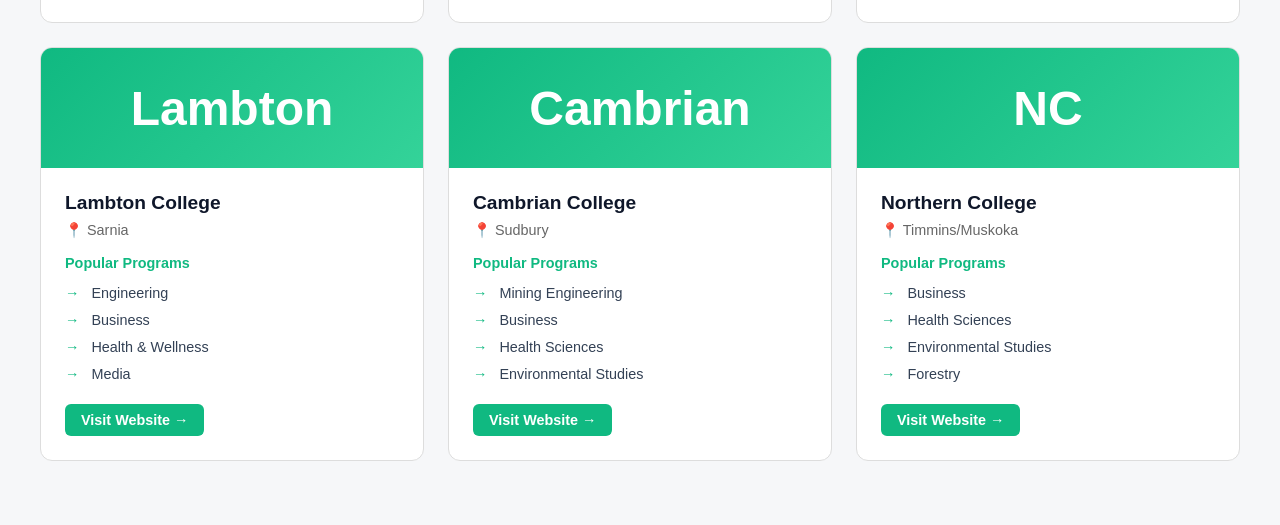
<file: ontario-colleges.html>
<!DOCTYPE html>
<html lang="en">
<head>
    <meta charset="UTF-8" />
    <meta name="viewport" content="width=device-width, initial-scale=1.0" />
    <title>Ontario Colleges & Programs</title>
    <link rel="stylesheet" href="pathways.css">
    <style>
        .detail-container {
            max-width: 1200px;
            margin: 0 auto;
            padding: 2rem;
        }
        .back-btn {
            display: inline-block;
            margin-bottom: 1.5rem;
            padding: 0.75rem 1rem;
            background: #4f46e5;
            color: white;
            border: none;
            border-radius: 8px;
            cursor: pointer;
            text-decoration: none;
            font-weight: 600;
        }
        .back-btn:hover {
            opacity: 0.9;
        }
        .search-bar {
            background: white;
            padding: 1.5rem;
            border-radius: 12px;
            border: 1px solid #ddd;
            margin-bottom: 2rem;
        }
        .search-bar input {
            width: 100%;
            padding: 12px;
            border: 1px solid #ddd;
            border-radius: 8px;
            font-size: 16px;
        }
        .colleges-grid {
            display: grid;
            grid-template-columns: repeat(auto-fill, minmax(320px, 1fr));
            gap: 1.5rem;
            margin-bottom: 2rem;
        }
        .college-card {
            background: white;
            border: 1px solid #ddd;
            border-radius: 12px;
            overflow: hidden;
            transition: transform 0.2s, box-shadow 0.2s;
        }
        .college-card:hover {
            transform: translateY(-4px);
            box-shadow: 0 8px 24px rgba(0,0,0,0.12);
        }
        .college-logo {
            width: 100%;
            height: 120px;
            background: linear-gradient(135deg, #10b981 0%, #34d399 100%);
            display: flex;
            align-items: center;
            justify-content: center;
            font-size: 48px;
            color: white;
            font-weight: bold;
        }
        .college-card-content {
            padding: 1.5rem;
        }
        .college-card h3 {
            margin: 0 0 0.5rem 0;
            color: #0f172a;
            font-size: 1.2rem;
        }
        .college-location {
            color: #666;
            font-size: 0.9rem;
            margin-bottom: 1rem;
        }
        .programs {
            margin-bottom: 1rem;
        }
        .programs-title {
            font-weight: 700;
            color: #10b981;
            margin-bottom: 0.5rem;
            font-size: 0.9rem;
        }
        .program-list {
            list-style: none;
            padding: 0;
            margin: 0;
        }
        .program-list li {
            padding: 0.35rem 0;
            font-size: 0.9rem;
            color: #334155;
        }
        .program-list li::before {
            content: "→ ";
            color: #10b981;
            font-weight: 600;
            margin-right: 0.5rem;
        }
        .college-link {
            display: inline-block;
            padding: 0.5rem 1rem;
            background: #10b981;
            color: white;
            text-decoration: none;
            border-radius: 6px;
            font-size: 0.9rem;
            font-weight: 600;
        }
        .college-link:hover {
            opacity: 0.9;
        }
    </style>
</head>
<body>
    <header>
        <h1>🏫 Ontario Colleges & Programs</h1>
        <p>Explore Ontario's premier colleges with practical, career-focused programs.</p>
    </header>

    <div class="detail-container">
        <button class="back-btn" onclick="window.history.back()">← Back</button>

        <div class="search-bar">
            <input type="text" id="searchInput" placeholder="Search colleges or programs..." maxlength="15" />
        </div>

        <div class="colleges-grid" id="collegesGrid">
            <!-- College cards will be inserted here -->
        </div>
    </div>

    <script>
        const colleges = [
            {
                name: "Seneca Polytechnic",
                location: "Toronto",
                logo: "Seneca",
                website: "https://www.senecapolytechnic.ca",
                programs: ["Computer Science", "Engineering", "Business", "Health Sciences", "Hospitality"]
            },
            {
                name: "Centennial College",
                location: "Toronto",
                logo: "CC",
                website: "https://www.centennialcollege.ca",
                programs: ["Engineering Technology", "Business", "Health & Wellness", "Information Technology", "Early Childhood"]
            },
            {
                name: "George Brown College",
                location: "Toronto",
                logo: "GB",
                website: "https://www.georgebrown.ca",
                programs: ["Nursing", "Culinary", "Hospitality", "Business", "Construction Management"]
            },
            {
                name: "Humber College",
                location: "Toronto",
                logo: "Humber",
                website: "https://www.humber.ca",
                programs: ["Business", "Health Sciences", "Media & Design", "Hospitality", "Engineering"]
            },
            {
                name: "Sheridan College",
                location: "Oakville/Brampton",
                logo: "Sheridan",
                website: "https://www.sheridancollege.ca",
                programs: ["Animation", "Computer Science", "Business", "Engineering", "Health & Wellness"]
            },
            {
                name: "Mohawk College",
                location: "Hamilton",
                logo: "Mohawk",
                website: "https://www.mohawkcollege.ca",
                programs: ["Engineering", "Health Sciences", "Business", "Skilled Trades", "Hospitality"]
            },
            {
                name: "Durham College",
                location: "Oshawa",
                logo: "DC",
                website: "https://www.durhamcollege.ca",
                programs: ["Engineering Technology", "Business", "Health Sciences", "Information Technology", "Automotive"]
            },
            {
                name: "St. Lawrence College",
                location: "Kingston",
                logo: "SLC",
                website: "https://www.stlawrencecollege.ca",
                programs: ["Business", "Engineering", "Health Sciences", "Hospitality", "Skilled Trades"]
            },
            {
                name: "Fanshawe College",
                location: "London",
                logo: "Fanshawe",
                website: "https://www.fanshawec.ca",
                programs: ["Engineering", "Business", "Health Sciences", "Media & Design", "Trades"]
            },
            {
                name: "Lambton College",
                location: "Sarnia",
                logo: "Lambton",
                website: "https://www.lambton.on.ca",
                programs: ["Engineering", "Business", "Health & Wellness", "Media", "Skilled Trades"]
            },
            {
                name: "Cambrian College",
                location: "Sudbury",
                logo: "Cambrian",
                website: "https://www.cambriancollege.ca",
                programs: ["Mining Engineering", "Business", "Health Sciences", "Environmental Studies", "Forestry"]
            },
            {
                name: "Northern College",
                location: "Timmins/Muskoka",
                logo: "NC",
                website: "https://www.northernc.on.ca",
                programs: ["Business", "Health Sciences", "Environmental Studies", "Forestry", "Trades"]
            }
        ];

        function renderColleges(cols) {
            const grid = document.getElementById("collegesGrid");
            grid.innerHTML = "";
            cols.forEach(college => {
                const card = document.createElement("div");
                card.className = "college-card";
                card.innerHTML = `
                    <div class="college-logo">${college.logo}</div>
                    <div class="college-card-content">
                        <h3>${college.name}</h3>
                        <div class="college-location">📍 ${college.location}</div>
                        <div class="programs">
                            <div class="programs-title">Popular Programs</div>
                            <ul class="program-list">
                                ${college.programs.slice(0, 4).map(p => `<li>${p}</li>`).join("")}
                            </ul>
                        </div>
                        <a href="${college.website}" target="_blank" class="college-link">Visit Website →</a>
                    </div>
                `;
                grid.appendChild(card);
            });
        }

        document.getElementById("searchInput").addEventListener("input", (e) => {
            const query = e.target.value.toLowerCase();
            const filtered = colleges.filter(college =>
                college.name.toLowerCase().includes(query) ||
                college.location.toLowerCase().includes(query) ||
                college.programs.some(p => p.toLowerCase().includes(query))
            );
            renderColleges(filtered);
        });

        // Initial render
        renderColleges(colleges);
    </script>
</body>
</html>
</file>
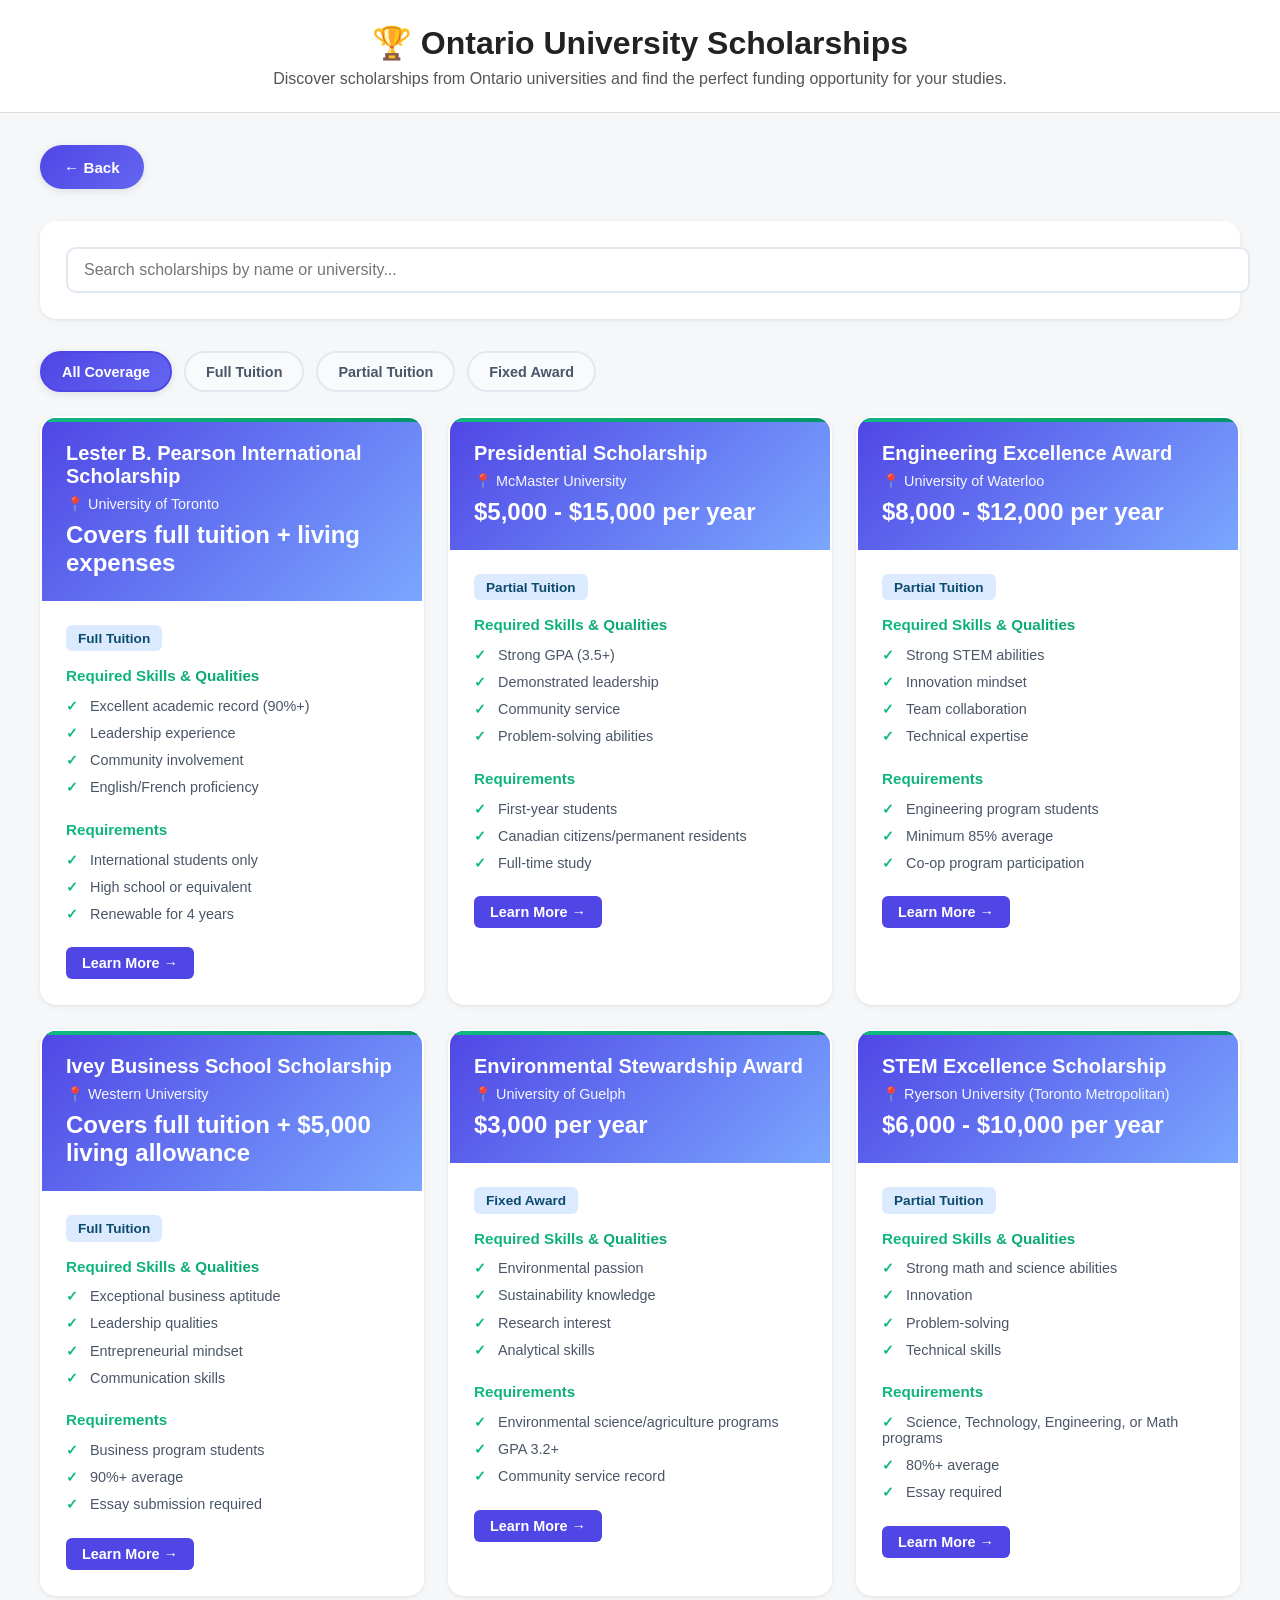
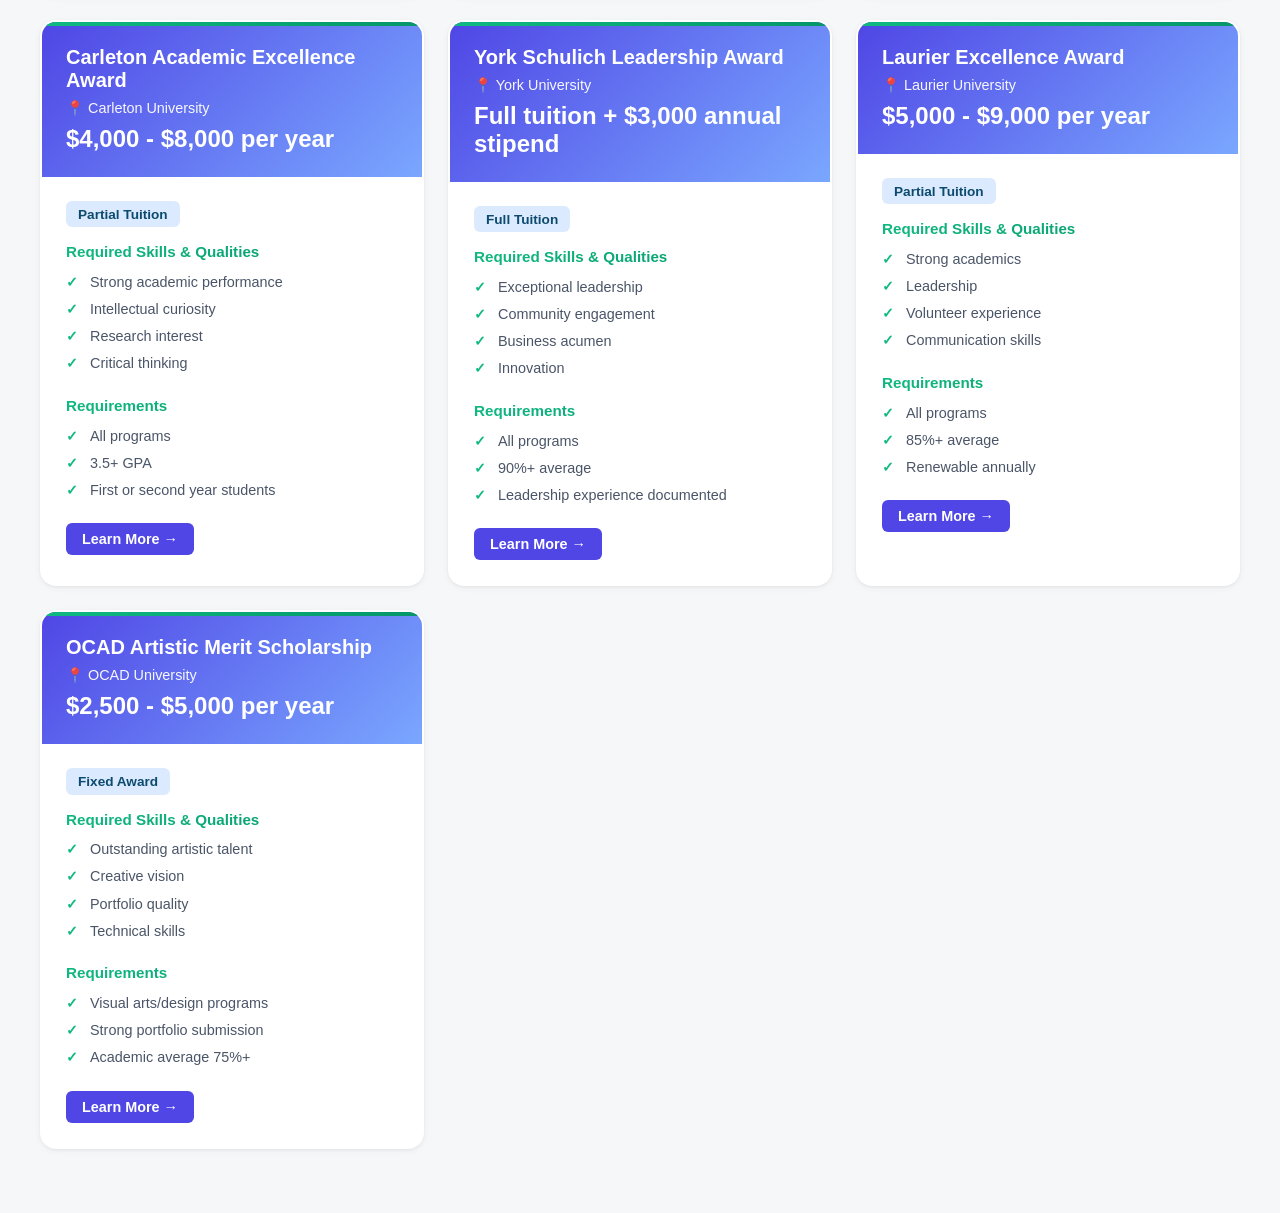
<file: ontario-scholarships.html>
<!DOCTYPE html>
<html lang="en">
<head>
    <meta charset="UTF-8" />
    <meta name="viewport" content="width=device-width, initial-scale=1.0" />
    <title>Ontario University Scholarships</title>
    <link rel="stylesheet" href="pathways.css">
    <style>
        * {
            transition: all 0.3s ease;
        }

        .detail-container {
            max-width: 1200px;
            margin: 0 auto;
            padding: 2rem;
        }
        .back-btn {
            display: inline-block;
            margin-bottom: 2rem;
            padding: 0.85rem 1.5rem;
            background: linear-gradient(135deg, #4f46e5, #6366f1);
            color: white;
            border: none;
            border-radius: 50px;
            cursor: pointer;
            text-decoration: none;
            font-weight: 600;
            font-size: 0.95rem;
            box-shadow: 0 2px 8px rgba(0, 0, 0, 0.1);
        }
        .back-btn:hover {
            transform: translateY(-2px);
            box-shadow: 0 4px 12px rgba(0, 0, 0, 0.15);
        }
        .search-bar {
            background: white;
            padding: 1.5rem;
            border-radius: 16px;
            border: 2px solid transparent;
            margin-bottom: 2rem;
            box-shadow: 0 1px 3px rgba(0, 0, 0, 0.06), 0 2px 8px rgba(0, 0, 0, 0.04);
        }
        .search-bar input {
            width: 100%;
            padding: 12px 16px;
            border: 2px solid #e2e8f0;
            border-radius: 10px;
            font-size: 16px;
            transition: all 0.3s ease;
        }
        .search-bar input:focus {
            outline: none;
            border-color: #4f46e5;
            box-shadow: 0 0 0 3px rgba(79, 70, 229, 0.1);
        }
        .filter-buttons {
            display: flex;
            gap: 0.75rem;
            margin-bottom: 1.5rem;
            flex-wrap: wrap;
        }
        .filter-btn {
            padding: 0.65rem 1.25rem;
            background: #f8fafc;
            border: 2px solid #e2e8f0;
            border-radius: 50px;
            cursor: pointer;
            font-size: 0.9rem;
            font-weight: 600;
            color: #4a5568;
        }
        .filter-btn:hover {
            background: #eef2ff;
            border-color: #4f46e5;
        }
        .filter-btn.active {
            background: linear-gradient(135deg, #4f46e5, #6366f1);
            color: white;
            border-color: #4f46e5;
            box-shadow: 0 2px 8px rgba(0, 0, 0, 0.1);
        }
        .scholarships-grid {
            display: grid;
            grid-template-columns: repeat(auto-fill, minmax(350px, 1fr));
            gap: 1.5rem;
            margin-bottom: 2rem;
        }
        .scholarship-card {
            background: white;
            border: 2px solid transparent;
            border-radius: 16px;
            overflow: hidden;
            box-shadow: 0 1px 3px rgba(0, 0, 0, 0.06), 0 2px 8px rgba(0, 0, 0, 0.04);
            position: relative;
        }
        .scholarship-card::before {
            content: '';
            position: absolute;
            top: 0;
            left: 0;
            right: 0;
            height: 4px;
            background: linear-gradient(90deg, #10b981, #059669);
            z-index: 1;
        }
        .scholarship-card:hover {
            transform: translateY(-6px);
            box-shadow: 0 4px 12px rgba(0, 0, 0, 0.08), 0 8px 20px rgba(0, 0, 0, 0.06);
            border-color: rgba(16, 185, 129, 0.1);
        }
        .scholarship-header {
            background: linear-gradient(135deg, #4f46e5 0%, #7aa7ff 100%);
            padding: 1.5rem;
            color: white;
        }
        .scholarship-header h3 {
            margin: 0 0 0.5rem 0;
            font-size: 1.25rem;
            font-weight: 700;
        }
        .scholarship-university {
            font-size: 0.9rem;
            opacity: 0.95;
            font-weight: 500;
        }
        .scholarship-amount {
            font-size: 1.5rem;
            font-weight: bold;
            margin-top: 0.5rem;
        }
        .scholarship-content {
            padding: 1.5rem;
        }
        .scholarship-section {
            margin-bottom: 1.25rem;
        }
        .scholarship-section-title {
            font-weight: 700;
            background: linear-gradient(135deg, #10b981, #059669);
            -webkit-background-clip: text;
            -webkit-text-fill-color: transparent;
            background-clip: text;
            margin-bottom: 0.5rem;
            font-size: 0.95rem;
        }
        .skills-list, .requirements-list {
            list-style: none;
            padding: 0;
            margin: 0;
        }
        .skills-list li, .requirements-list li {
            padding: 0.35rem 0;
            font-size: 0.9rem;
            color: #4a5568;
        }
        .skills-list li::before, .requirements-list li::before {
            content: "✓ ";
            color: #10b981;
            font-weight: 600;
            margin-right: 0.5rem;
        }
        .coverage-badge {
            display: inline-block;
            padding: 0.35rem 0.75rem;
            background: #dbeafe;
            color: #0c4a6e;
            border-radius: 6px;
            font-size: 0.85rem;
            font-weight: 600;
            margin-bottom: 1rem;
        }
        .more-info-btn {
            display: inline-block;
            padding: 0.5rem 1rem;
            background: #4f46e5;
            color: white;
            text-decoration: none;
            border-radius: 6px;
            font-size: 0.9rem;
            font-weight: 600;
            border: none;
            cursor: pointer;
        }
        .more-info-btn:hover {
            opacity: 0.9;
        }
    </style>
</head>
<body>
    <header>
        <h1>🏆 Ontario University Scholarships</h1>
        <p>Discover scholarships from Ontario universities and find the perfect funding opportunity for your studies.</p>
    </header>

    <div class="detail-container">
        <button class="back-btn" onclick="window.history.back()">← Back</button>

        <div class="search-bar">
            <input type="text" id="searchInput" placeholder="Search scholarships by name or university..." />
        </div>

        <div class="filter-buttons">
            <button class="filter-btn active" data-filter="all">All Coverage</button>
            <button class="filter-btn" data-filter="full">Full Tuition</button>
            <button class="filter-btn" data-filter="partial">Partial Tuition</button>
            <button class="filter-btn" data-filter="award">Fixed Award</button>
        </div>

        <div class="scholarships-grid" id="scholarshipsGrid">
            <!-- Scholarship cards will be inserted here -->
        </div>
    </div>

    <script>
        const scholarships = [
            {
                name: "Lester B. Pearson International Scholarship",
                university: "University of Toronto",
                coverage: "Full Tuition",
                amount: "Covers full tuition + living expenses",
                skills: ["Excellent academic record (90%+)", "Leadership experience", "Community involvement", "English/French proficiency"],
                requirements: ["International students only", "High school or equivalent", "Renewable for 4 years"],
                website: "https://www.utoronto.ca"
            },
            {
                name: "Presidential Scholarship",
                university: "McMaster University",
                coverage: "Partial Tuition",
                amount: "$5,000 - $15,000 per year",
                skills: ["Strong GPA (3.5+)", "Demonstrated leadership", "Community service", "Problem-solving abilities"],
                requirements: ["First-year students", "Canadian citizens/permanent residents", "Full-time study"],
                website: "https://www.mcmaster.ca"
            },
            {
                name: "Engineering Excellence Award",
                university: "University of Waterloo",
                coverage: "Partial Tuition",
                amount: "$8,000 - $12,000 per year",
                skills: ["Strong STEM abilities", "Innovation mindset", "Team collaboration", "Technical expertise"],
                requirements: ["Engineering program students", "Minimum 85% average", "Co-op program participation"],
                website: "https://www.uwaterloo.ca"
            },
            {
                name: "Ivey Business School Scholarship",
                university: "Western University",
                coverage: "Full Tuition",
                amount: "Covers full tuition + $5,000 living allowance",
                skills: ["Exceptional business aptitude", "Leadership qualities", "Entrepreneurial mindset", "Communication skills"],
                requirements: ["Business program students", "90%+ average", "Essay submission required"],
                website: "https://www.uwo.ca"
            },
            {
                name: "Environmental Stewardship Award",
                university: "University of Guelph",
                coverage: "Fixed Award",
                amount: "$3,000 per year",
                skills: ["Environmental passion", "Sustainability knowledge", "Research interest", "Analytical skills"],
                requirements: ["Environmental science/agriculture programs", "GPA 3.2+", "Community service record"],
                website: "https://www.uoguelph.ca"
            },
            {
                name: "STEM Excellence Scholarship",
                university: "Ryerson University (Toronto Metropolitan)",
                coverage: "Partial Tuition",
                amount: "$6,000 - $10,000 per year",
                skills: ["Strong math and science abilities", "Innovation", "Problem-solving", "Technical skills"],
                requirements: ["Science, Technology, Engineering, or Math programs", "80%+ average", "Essay required"],
                website: "https://www.torontomu.ca"
            },
            {
                name: "Carleton Academic Excellence Award",
                university: "Carleton University",
                coverage: "Partial Tuition",
                amount: "$4,000 - $8,000 per year",
                skills: ["Strong academic performance", "Intellectual curiosity", "Research interest", "Critical thinking"],
                requirements: ["All programs", "3.5+ GPA", "First or second year students"],
                website: "https://www.carleton.ca"
            },
            {
                name: "York Schulich Leadership Award",
                university: "York University",
                coverage: "Full Tuition",
                amount: "Full tuition + $3,000 annual stipend",
                skills: ["Exceptional leadership", "Community engagement", "Business acumen", "Innovation"],
                requirements: ["All programs", "90%+ average", "Leadership experience documented"],
                website: "https://www.yorku.ca"
            },
            {
                name: "Laurier Excellence Award",
                university: "Laurier University",
                coverage: "Partial Tuition",
                amount: "$5,000 - $9,000 per year",
                skills: ["Strong academics", "Leadership", "Volunteer experience", "Communication skills"],
                requirements: ["All programs", "85%+ average", "Renewable annually"],
                website: "https://www.wlu.ca"
            },
            {
                name: "OCAD Artistic Merit Scholarship",
                university: "OCAD University",
                coverage: "Fixed Award",
                amount: "$2,500 - $5,000 per year",
                skills: ["Outstanding artistic talent", "Creative vision", "Portfolio quality", "Technical skills"],
                requirements: ["Visual arts/design programs", "Strong portfolio submission", "Academic average 75%+"],
                website: "https://www.ocadu.ca"
            }
        ];

        function renderScholarships(schols) {
            const grid = document.getElementById("scholarshipsGrid");
            grid.innerHTML = "";
            schols.forEach(scholarship => {
                const card = document.createElement("div");
                card.className = "scholarship-card";
                card.innerHTML = `
                    <div class="scholarship-header">
                        <h3>${scholarship.name}</h3>
                        <div class="scholarship-university">📍 ${scholarship.university}</div>
                        <div class="scholarship-amount">${scholarship.amount}</div>
                    </div>
                    <div class="scholarship-content">
                        <div class="coverage-badge">${scholarship.coverage}</div>
                        
                        <div class="scholarship-section">
                            <div class="scholarship-section-title">Required Skills & Qualities</div>
                            <ul class="skills-list">
                                ${scholarship.skills.map(skill => `<li>${skill}</li>`).join("")}
                            </ul>
                        </div>

                        <div class="scholarship-section">
                            <div class="scholarship-section-title">Requirements</div>
                            <ul class="requirements-list">
                                ${scholarship.requirements.map(req => `<li>${req}</li>`).join("")}
                            </ul>
                        </div>

                        <button class="more-info-btn" onclick="window.open('${scholarship.website}', '_blank')">Learn More →</button>
                    </div>
                `;
                grid.appendChild(card);
            });
        }

        document.getElementById("searchInput").addEventListener("input", (e) => {
            const query = e.target.value.toLowerCase();
            const filtered = scholarships.filter(s =>
                s.name.toLowerCase().includes(query) ||
                s.university.toLowerCase().includes(query)
            );
            renderScholarships(filtered);
        });

        document.querySelectorAll(".filter-btn").forEach(btn => {
            btn.addEventListener("click", (e) => {
                document.querySelectorAll(".filter-btn").forEach(b => b.classList.remove("active"));
                e.target.classList.add("active");
                const filter = e.target.dataset.filter;
                
                let filtered = scholarships;
                if (filter !== "all") {
                    filtered = scholarships.filter(s => s.coverage.toLowerCase().includes(filter));
                }
                renderScholarships(filtered);
            });
        });

        // Initial render
        renderScholarships(scholarships);
    </script>
</body>
</html>
</file>
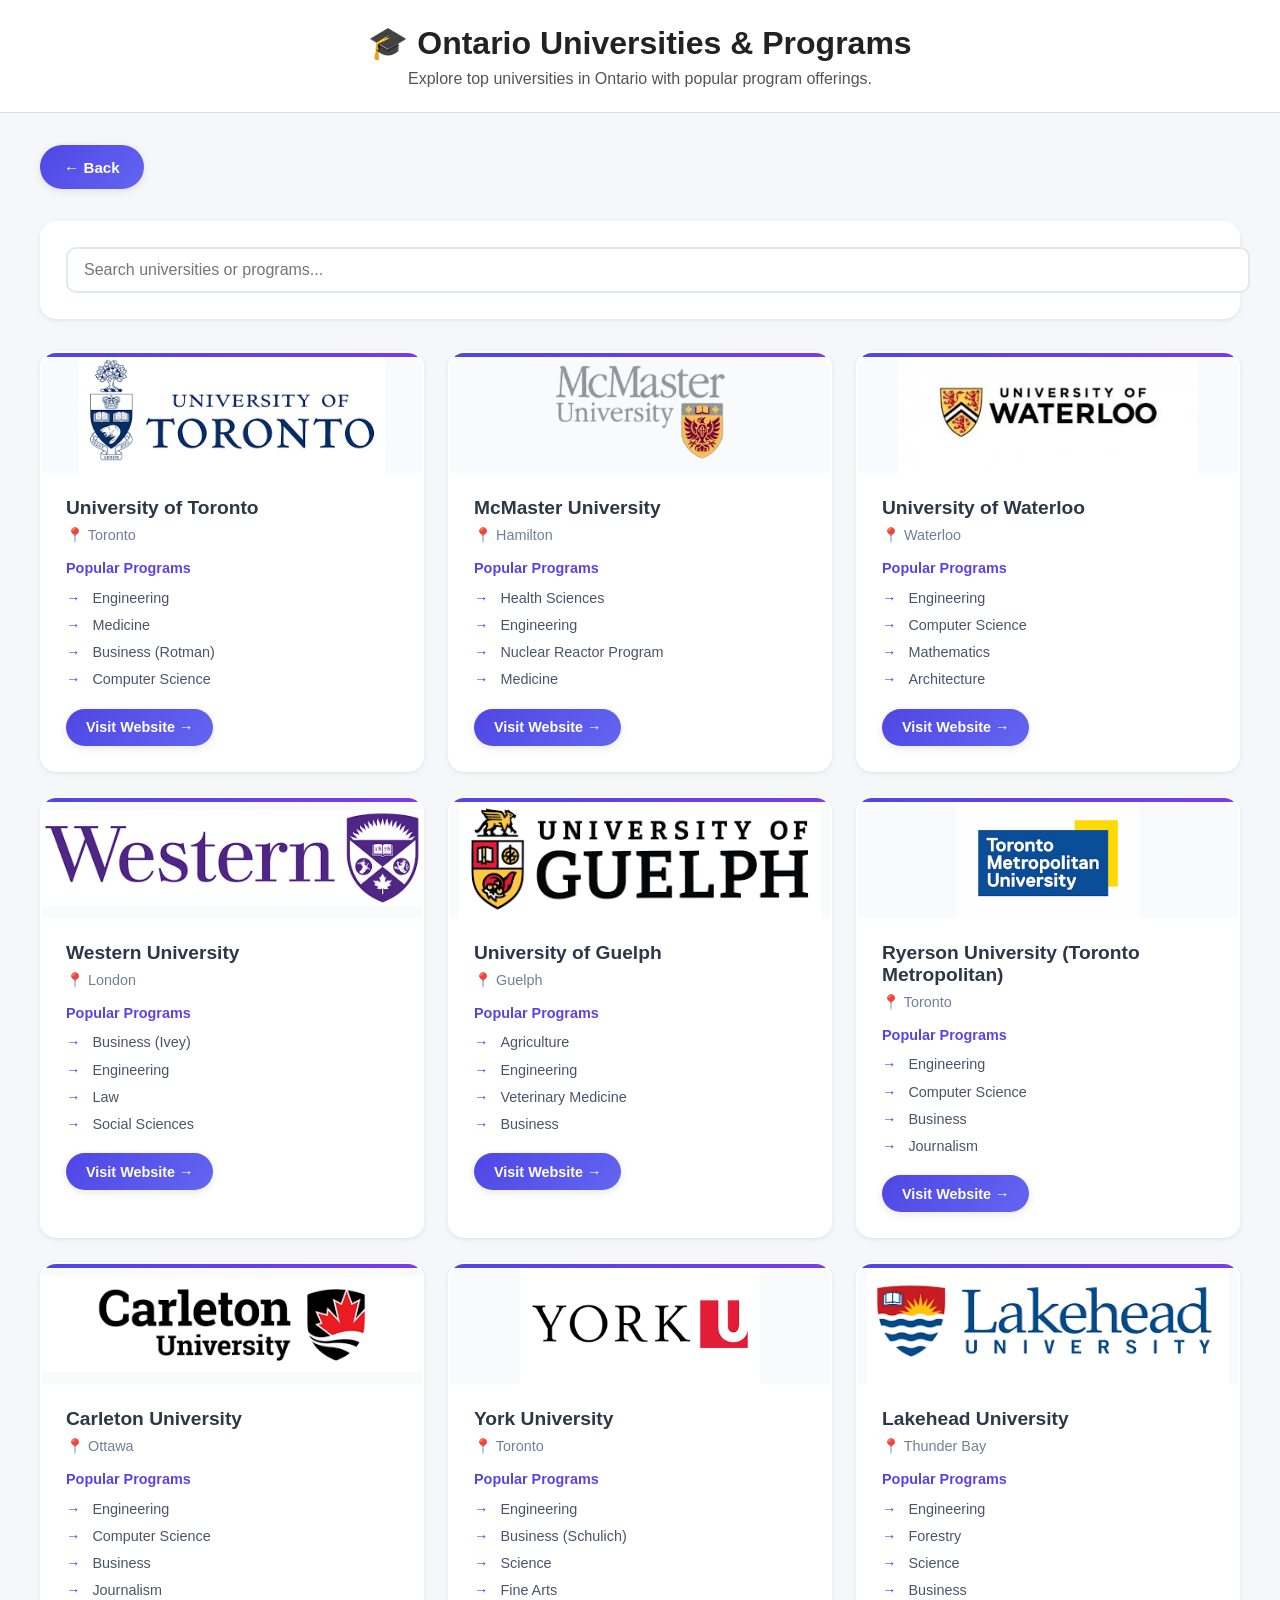
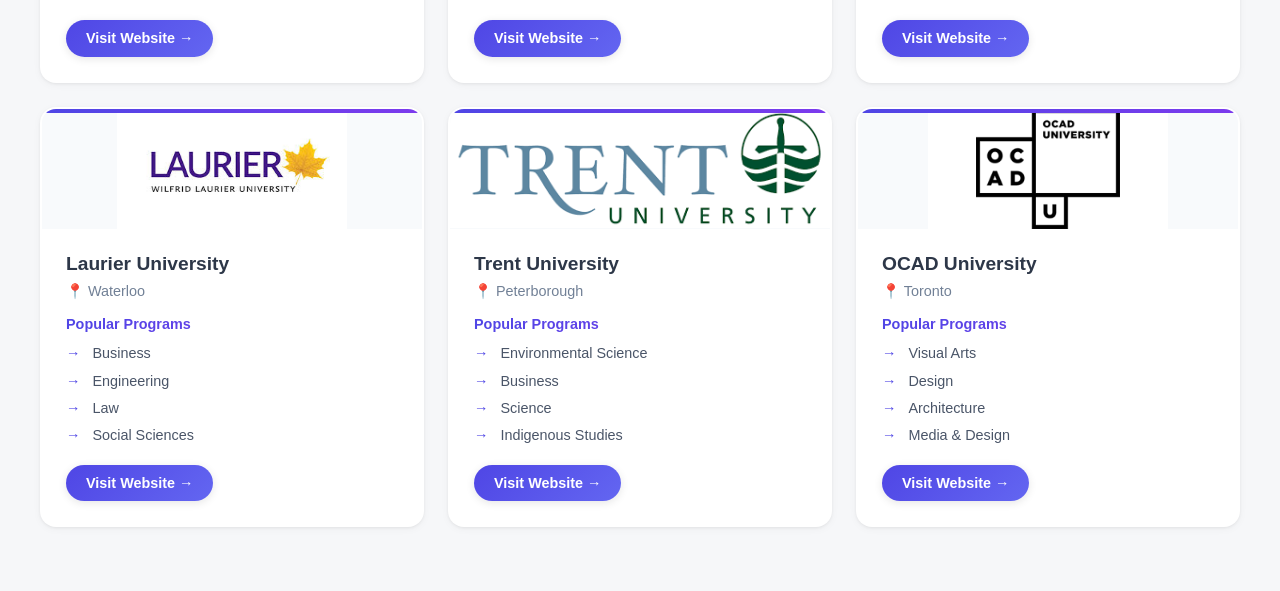
<file: ontario-universities.html>
<!DOCTYPE html>
<html lang="en">
<head>
    <meta charset="UTF-8" />
    <meta name="viewport" content="width=device-width, initial-scale=1.0" />
    <title>Ontario Universities & Programs</title>
    <link rel="stylesheet" href="pathways.css">
    <style>
        * {
            transition: all 0.3s ease;
        }

        .detail-container {
            max-width: 1200px;
            margin: 0 auto;
            padding: 2rem;
        }
        .back-btn {
            display: inline-block;
            margin-bottom: 2rem;
            padding: 0.85rem 1.5rem;
            background: linear-gradient(135deg, #4f46e5, #6366f1);
            color: white;
            border: none;
            border-radius: 50px;
            cursor: pointer;
            text-decoration: none;
            font-weight: 600;
            font-size: 0.95rem;
            box-shadow: 0 2px 8px rgba(0, 0, 0, 0.1);
        }
        .back-btn:hover {
            transform: translateY(-2px);
            box-shadow: 0 4px 12px rgba(0, 0, 0, 0.15);
        }
        .search-bar {
            background: white;
            padding: 1.5rem;
            border-radius: 16px;
            border: 2px solid transparent;
            margin-bottom: 2rem;
            box-shadow: 0 1px 3px rgba(0, 0, 0, 0.06), 0 2px 8px rgba(0, 0, 0, 0.04);
        }
        .search-bar input {
            width: 100%;
            padding: 12px 16px;
            border: 2px solid #e2e8f0;
            border-radius: 10px;
            font-size: 16px;
            transition: all 0.3s ease;
        }
        .search-bar input:focus {
            outline: none;
            border-color: #4f46e5;
            box-shadow: 0 0 0 3px rgba(79, 70, 229, 0.1);
        }
        .universities-grid {
            display: grid;
            grid-template-columns: repeat(auto-fill, minmax(320px, 1fr));
            gap: 1.5rem;
            margin-bottom: 2rem;
        }
        .uni-card {
            background: white;
            border: 2px solid transparent;
            border-radius: 16px;
            overflow: hidden;
            box-shadow: 0 1px 3px rgba(0, 0, 0, 0.06), 0 2px 8px rgba(0, 0, 0, 0.04);
            position: relative;
        }
        .uni-card::before {
            content: '';
            position: absolute;
            top: 0;
            left: 0;
            right: 0;
            height: 4px;
            background: linear-gradient(90deg, #4f46e5, #7c3aed);
            z-index: 1;
        }
        .uni-card:hover {
            transform: translateY(-6px);
            box-shadow: 0 4px 12px rgba(0, 0, 0, 0.08), 0 8px 20px rgba(0, 0, 0, 0.06);
            border-color: rgba(79, 70, 229, 0.1);
        }
        .uni-logo {
            width: 100%;
            height: 120px;
            background: #f8fafc;
            display: flex;
            align-items: center;
            justify-content: center;
            font-size: 48px;
            color: white;
            font-weight: bold;
            overflow: hidden;
        }
        .uni-logo img {
            max-width: 100%;
            max-height: 100%;
            object-fit: contain;
        }
        .uni-card-content {
            padding: 1.5rem;
        }
        .uni-card h3 {
            margin: 0 0 0.5rem 0;
            color: #2d3748;
            font-size: 1.2rem;
            font-weight: 700;
        }
        .uni-location {
            color: #718096;
            font-size: 0.9rem;
            margin-bottom: 1rem;
            font-weight: 500;
        }
        .programs {
            margin-bottom: 1rem;
        }
        .programs-title {
            font-weight: 700;
            background: linear-gradient(135deg, #4f46e5, #7c3aed);
            -webkit-background-clip: text;
            -webkit-text-fill-color: transparent;
            background-clip: text;
            margin-bottom: 0.5rem;
            font-size: 0.9rem;
        }
        .program-list {
            list-style: none;
            padding: 0;
            margin: 0;
        }
        .program-list li {
            padding: 0.35rem 0;
            font-size: 0.9rem;
            color: #4a5568;
        }
        .program-list li::before {
            content: "→ ";
            color: #4f46e5;
            font-weight: 600;
            margin-right: 0.5rem;
        }
        .uni-link {
            display: inline-block;
            padding: 0.65rem 1.25rem;
            background: linear-gradient(135deg, #4f46e5, #6366f1);
            color: white;
            text-decoration: none;
            border-radius: 50px;
            font-size: 0.9rem;
            font-weight: 600;
            box-shadow: 0 2px 8px rgba(0, 0, 0, 0.1);
        }
        .uni-link:hover {
            transform: translateY(-2px);
            box-shadow: 0 4px 12px rgba(0, 0, 0, 0.15);
        }
        .filter-buttons {
            display: flex;
            gap: 0.75rem;
            margin-bottom: 1.5rem;
            flex-wrap: wrap;
        }
        .filter-btn {
            padding: 0.65rem 1.25rem;
            background: #f8fafc;
            border: 2px solid #e2e8f0;
            border-radius: 50px;
            cursor: pointer;
            font-size: 0.9rem;
            font-weight: 600;
            color: #4a5568;
        }
        .filter-btn:hover {
            background: #eef2ff;
            border-color: #4f46e5;
        }
        .filter-btn.active {
            background: linear-gradient(135deg, #4f46e5, #6366f1);
            color: white;
            border-color: #4f46e5;
            box-shadow: 0 2px 8px rgba(0, 0, 0, 0.1);
        }
    </style>
</head>
<body>
    <header>
        <h1>🎓 Ontario Universities & Programs</h1>
        <p>Explore top universities in Ontario with popular program offerings.</p>
    </header>

    <div class="detail-container">
        <button class="back-btn" onclick="window.history.back()">← Back</button>

        <div class="search-bar">
            <input type="text" id="searchInput" placeholder="Search universities or programs..." maxlength="15" />
        </div>

        <div class="universities-grid" id="universitiesGrid">
            <!-- University cards will be inserted here -->
        </div>
    </div>

    <script>
        const universities = [
            {
                name: "University of Toronto",
                location: "Toronto",
                logo: "UofT_logo.png",
                website: "https://www.utoronto.ca",
                programs: ["Engineering", "Medicine", "Business (Rotman)", "Computer Science", "Law"]
            },
            {
                name: "McMaster University",
                location: "Hamilton",
                logo: "Mac_logo.png",
                website: "https://www.mcmaster.ca",
                programs: ["Health Sciences", "Engineering", "Nuclear Reactor Program", "Medicine", "Business"]
            },
            {
                name: "University of Waterloo",
                location: "Waterloo",
                logo: "UWaterloo_logo.jpeg",
                website: "https://www.uwaterloo.ca",
                programs: ["Engineering", "Computer Science", "Mathematics", "Architecture", "Co-op Programs"]
            },
            {
                name: "Western University",
                location: "London",
                logo: "Western_logo.png",
                website: "https://www.uwo.ca",
                programs: ["Business (Ivey)", "Engineering", "Law", "Social Sciences", "Medicine"]
            },
            {
                name: "University of Guelph",
                location: "Guelph",
                logo: "Guelph_logo.png",
                website: "https://www.uoguelph.ca",
                programs: ["Agriculture", "Engineering", "Veterinary Medicine", "Business", "Environmental Science"]
            },
            {
                name: "Ryerson University (Toronto Metropolitan)",
                location: "Toronto",
                logo: "TMU_logo.png",
                website: "https://www.torontomu.ca",
                programs: ["Engineering", "Computer Science", "Business", "Journalism", "Nursing"]
            },
            {
                name: "Carleton University",
                location: "Ottawa",
                logo: "Carleton_logo.png",
                website: "https://www.carleton.ca",
                programs: ["Engineering", "Computer Science", "Business", "Journalism", "Public Affairs"]
            },
            {
                name: "York University",
                location: "Toronto",
                logo: "York_logo.png",
                website: "https://www.yorku.ca",
                programs: ["Engineering", "Business (Schulich)", "Science", "Fine Arts", "Law"]
            },
            {
                name: "Lakehead University",
                location: "Thunder Bay",
                logo: "Lakehead_logo.png",
                website: "https://www.lakeheadu.ca",
                programs: ["Engineering", "Forestry", "Science", "Business", "Social Sciences"]
            },
            {
                name: "Laurier University",
                location: "Waterloo",
                logo: "Laurier_logo.jpeg",
                website: "https://www.wlu.ca",
                programs: ["Business", "Engineering", "Law", "Social Sciences", "Science"]
            },
            {
                name: "Trent University",
                location: "Peterborough",
                logo: "Trent_logo.png",
                website: "https://www.trentu.ca",
                programs: ["Environmental Science", "Business", "Science", "Indigenous Studies", "Psychology"]
            },
            {
                name: "OCAD University",
                location: "Toronto",
                logo: "OCAD_logo.png",
                website: "https://www.ocadu.ca",
                programs: ["Visual Arts", "Design", "Architecture", "Media & Design", "Indigenous Design"]
            }
        ];

        function renderUniversities(unis) {
            const grid = document.getElementById("universitiesGrid");
            grid.innerHTML = "";
            unis.forEach(uni => {
                const card = document.createElement("div");
                card.className = "uni-card";
                card.innerHTML = `
                    <div class="uni-logo"><img src="${uni.logo}" alt="${uni.name} logo"></div>
                    <div class="uni-card-content">
                        <h3>${uni.name}</h3>
                        <div class="uni-location">📍 ${uni.location}</div>
                        <div class="programs">
                            <div class="programs-title">Popular Programs</div>
                            <ul class="program-list">
                                ${uni.programs.slice(0, 4).map(p => `<li>${p}</li>`).join("")}
                            </ul>
                        </div>
                        <a href="${uni.website}" target="_blank" class="uni-link">Visit Website →</a>
                    </div>
                `;
                grid.appendChild(card);
            });
        }

        document.getElementById("searchInput").addEventListener("input", (e) => {
            const query = e.target.value.toLowerCase();
            const filtered = universities.filter(uni =>
                uni.name.toLowerCase().includes(query) ||
                uni.location.toLowerCase().includes(query) ||
                uni.programs.some(p => p.toLowerCase().includes(query))
            );
            renderUniversities(filtered);
        });

        // Initial render
        renderUniversities(universities);
    </script>
</body>
</html>
</file>
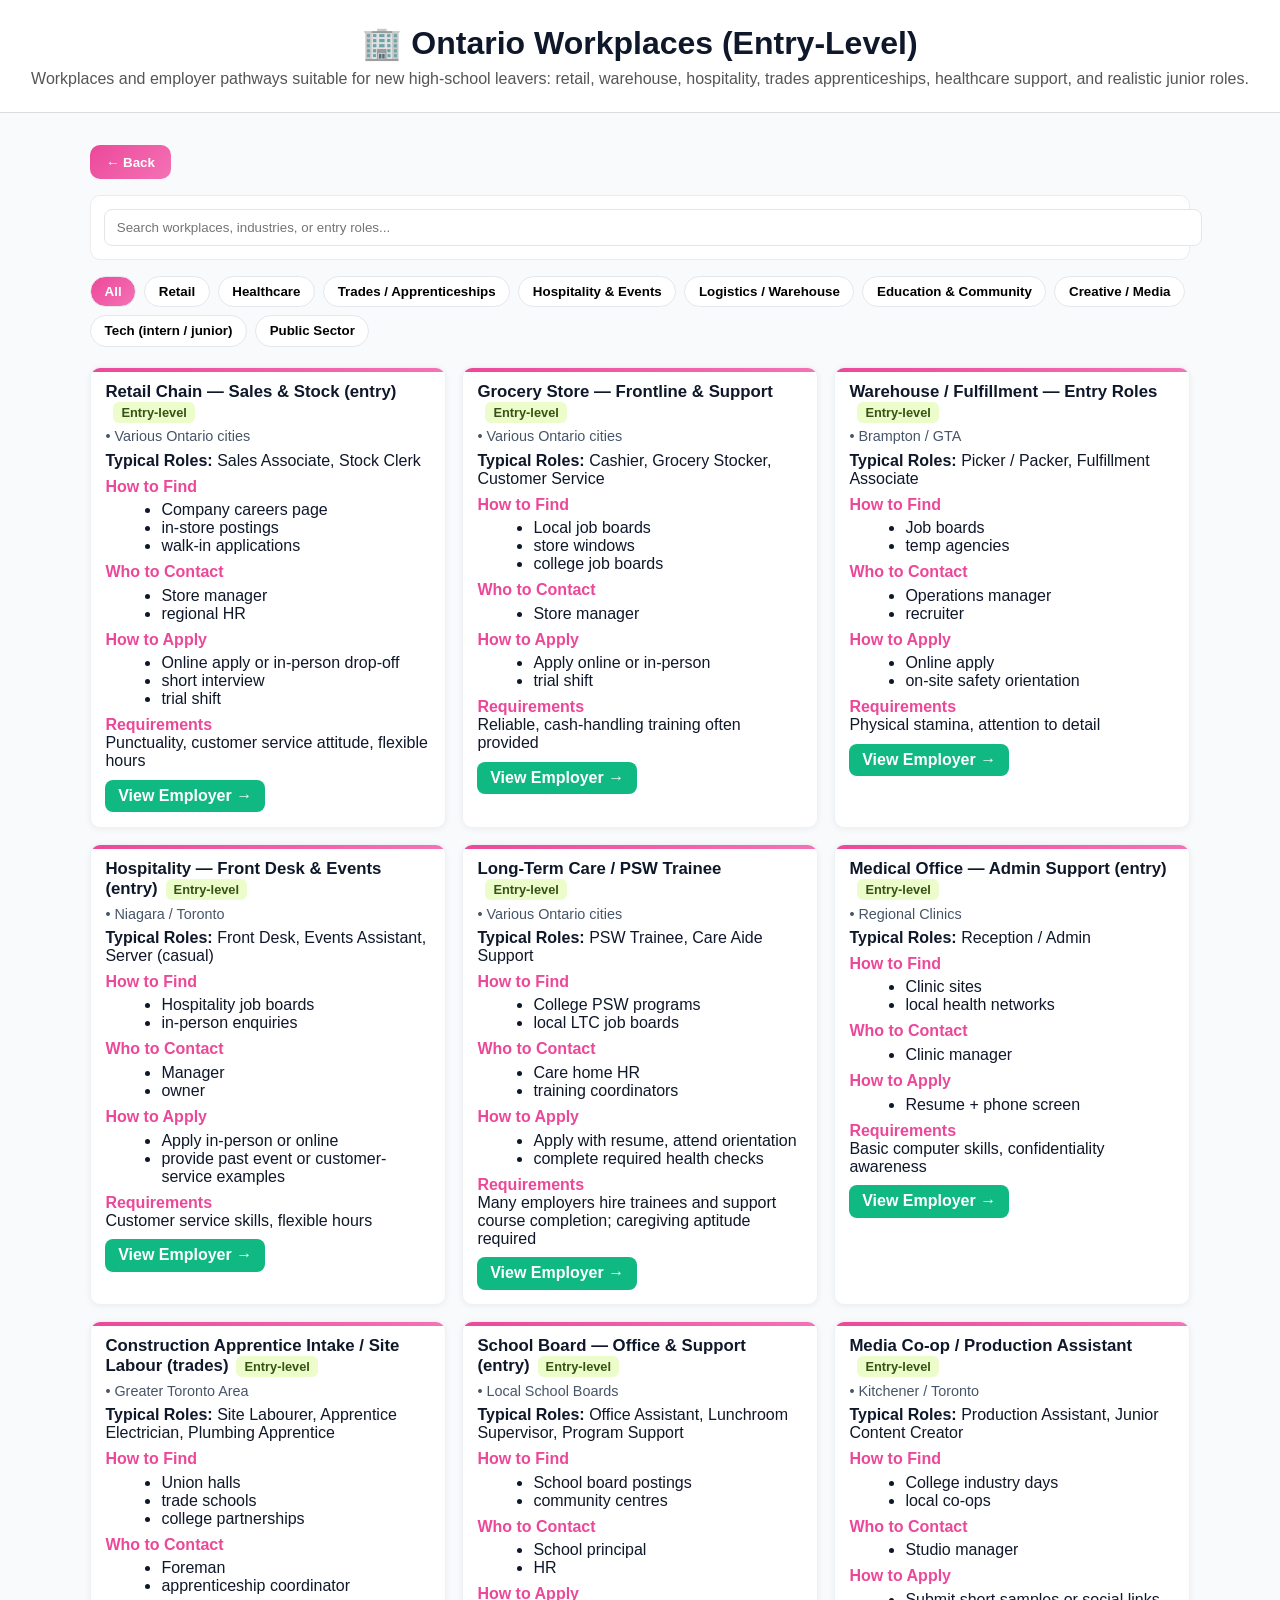
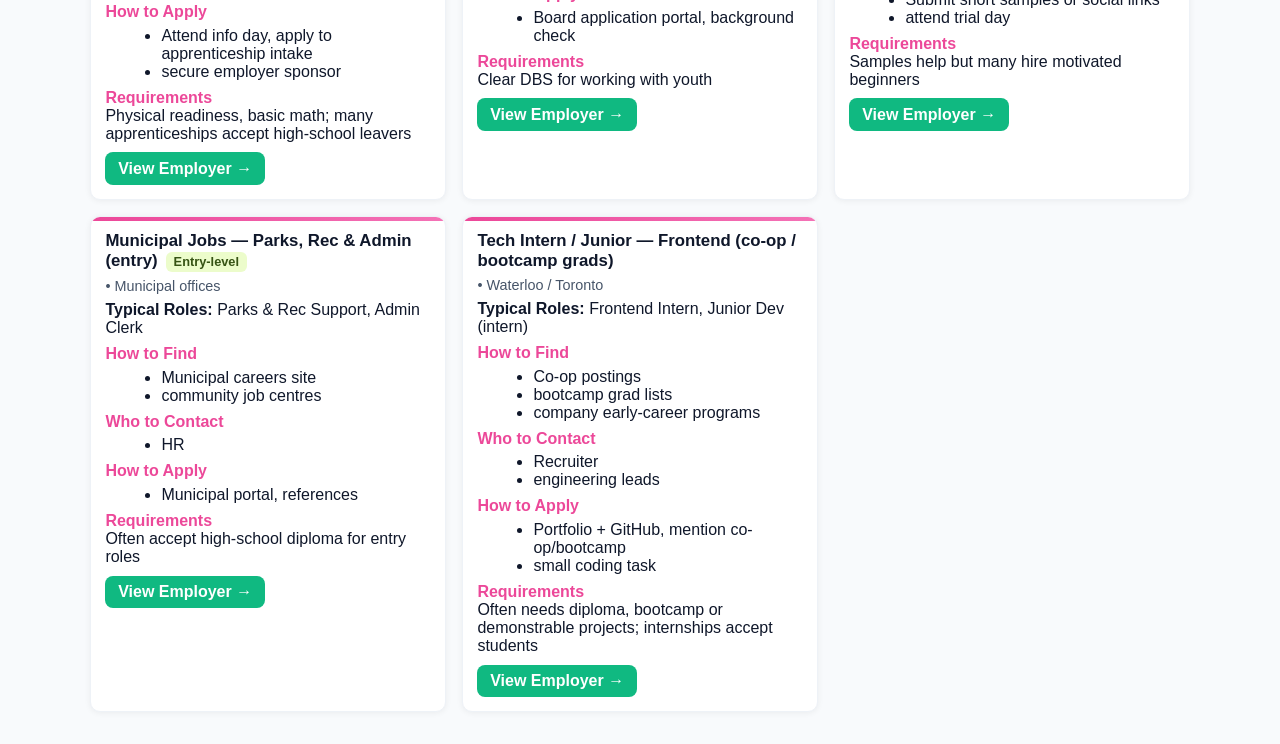
<file: ontario-workplaces.html>
<!DOCTYPE html>
<html lang="en">
<head>
    <meta charset="UTF-8" />
    <meta name="viewport" content="width=device-width, initial-scale=1.0" />
    <title>Ontario Workplaces</title>
    <link rel="stylesheet" href="pathways.css">
    <style>
        * { transition: all 0.25s ease; }
        body { background:#f8fafc; color:#0f172a; }
        .detail-container { max-width:1100px; margin:0 auto; padding:2rem; }
        .back-btn { display:inline-block; margin-bottom:1rem; padding:0.6rem 1rem; background:linear-gradient(135deg,#ec4899,#f472b6); color:white; border:none; border-radius:10px; font-weight:600; }
        .search-bar { background:white; padding:0.8rem; border-radius:10px; margin-bottom:1rem; border:1px solid #ececec; }
        .search-bar input { width:100%; padding:10px 12px; border-radius:8px; border:1px solid #e6e6e6; }
        .filter-buttons { display:flex; gap:0.5rem; margin:1rem 0 1.25rem; flex-wrap:wrap; }
        .filter-btn { padding:0.45rem 0.85rem; border-radius:999px; background:#ffffff; border:1px solid #e6e7ee; cursor:pointer; font-weight:600; }
        .filter-btn.active { background:linear-gradient(135deg,#ec4899,#f472b6); color:white; }
        .work-grid { display:grid; grid-template-columns:repeat(auto-fill,minmax(300px,1fr)); gap:1rem; }
        .work-card { background:white; border-radius:10px; padding:0.9rem; box-shadow:0 1px 6px rgba(2,6,23,0.06); border:1px solid #eef2f7; position:relative; overflow:hidden; }
        .work-card::before { content:''; position:absolute; top:0; left:0; right:0; height:4px; background:linear-gradient(90deg, #ec4899, #f472b6); z-index:1; }
        .work-card h3 { margin:0 0 0.35rem 0; font-size:1.05rem; }
        .meta { font-size:0.9rem; color:#475569; margin-bottom:0.45rem; }
        .badge { display:inline-block; padding:0.18rem 0.5rem; background:#ecfccb; color:#365314; border-radius:6px; font-weight:700; font-size:0.8rem; margin-left:0.5rem; }
        .section-title { font-weight:700; color:#ec4899; margin-top:0.5rem; }
        .apply-btn { display:inline-block; margin-top:0.6rem; padding:0.45rem 0.8rem; background:#10b981; color:white; border-radius:8px; text-decoration:none; font-weight:700; }
        .notice { background:#fff7ed; padding:0.75rem 1rem; border-radius:10px; margin-bottom:1rem; border:1px solid #fde7c6; }
        ul { margin:0.35rem 0 0.35rem 1rem; }
    </style>
</head>
<body>
    <header>
        <h1>🏢 Ontario Workplaces (Entry-Level)</h1>
        <p>Workplaces and employer pathways suitable for new high-school leavers: retail, warehouse, hospitality, trades apprenticeships, healthcare support, and realistic junior roles.</p>
    </header>

    <div class="detail-container">
        <button class="back-btn" onclick="window.history.back()">← Back</button>

        <div id="autoNotice" class="notice" style="display:none"></div>

        <div class="search-bar">
            <input id="searchInput" placeholder="Search workplaces, industries, or entry roles..." />
        </div>

        <div class="filter-buttons" id="filterButtons">
            <button class="filter-btn active" data-filter="all">All</button>
            <button class="filter-btn" data-filter="retail">Retail</button>
            <button class="filter-btn" data-filter="healthcare">Healthcare</button>
            <button class="filter-btn" data-filter="trades">Trades / Apprenticeships</button>
            <button class="filter-btn" data-filter="hospitality">Hospitality & Events</button>
            <button class="filter-btn" data-filter="logistics">Logistics / Warehouse</button>
            <button class="filter-btn" data-filter="education">Education & Community</button>
            <button class="filter-btn" data-filter="creative">Creative / Media</button>
            <button class="filter-btn" data-filter="tech">Tech (intern / junior)</button>
            <button class="filter-btn" data-filter="public">Public Sector</button>
        </div>

        <div class="work-grid" id="workGrid"></div>
    </div>

    <script>
        const storageKey = 'selectedCareerGoal';
        function readChosenGoal() {
            const fromUrl = new URLSearchParams(window.location.search).get('goal');
            if (fromUrl) return fromUrl;
            return localStorage.getItem(storageKey);
        }

        const workplaces = [
            // Retail / Customer-facing (common first jobs)
            { id:1, name:"Retail Chain — Sales & Stock (entry)", category:"retail", location:"Various Ontario cities", typicalRoles:["Sales Associate","Stock Clerk"], entryLevel:true, howToFind:["Company careers page","in-store postings","walk-in applications"], whoToContact:["Store manager","regional HR"], howToApply:["Online apply or in-person drop-off","short interview","trial shift"], requirements:"Punctuality, customer service attitude, flexible hours" },
            { id:2, name:"Grocery Store — Frontline & Support", category:"retail", location:"Various Ontario cities", typicalRoles:["Cashier","Grocery Stocker","Customer Service"], entryLevel:true, howToFind:["Local job boards","store windows","college job boards"], whoToContact:["Store manager"], howToApply:["Apply online or in-person","trial shift"], requirements:"Reliable, cash-handling training often provided" },

            // Logistics / Warehouse
            { id:10, name:"Warehouse / Fulfillment — Entry Roles", category:"logistics", location:"Brampton / GTA", typicalRoles:["Picker / Packer","Fulfillment Associate"], entryLevel:true, howToFind:["Job boards","temp agencies"], whoToContact:["Operations manager","recruiter"], howToApply:["Online apply","on-site safety orientation"], requirements:"Physical stamina, attention to detail" },

            // Hospitality
            { id:20, name:"Hospitality — Front Desk & Events (entry)", category:"hospitality", location:"Niagara / Toronto", typicalRoles:["Front Desk","Events Assistant","Server (casual)"], entryLevel:true, howToFind:["Hospitality job boards","in-person enquiries"], whoToContact:["Manager","owner"], howToApply:["Apply in-person or online","provide past event or customer-service examples"], requirements:"Customer service skills, flexible hours" },

            // Healthcare support & PSW trainees
            { id:30, name:"Long-Term Care / PSW Trainee", category:"healthcare", location:"Various Ontario cities", typicalRoles:["PSW Trainee","Care Aide Support"], entryLevel:true, howToFind:["College PSW programs","local LTC job boards"], whoToContact:["Care home HR","training coordinators"], howToApply:["Apply with resume, attend orientation","complete required health checks"], requirements:"Many employers hire trainees and support course completion; caregiving aptitude required" },
            { id:31, name:"Medical Office — Admin Support (entry)", category:"healthcare", location:"Regional Clinics", typicalRoles:["Reception / Admin"], entryLevel:true, howToFind:["Clinic sites","local health networks"], whoToContact:["Clinic manager"], howToApply:["Resume + phone screen"], requirements:"Basic computer skills, confidentiality awareness" },

            // Trades / Apprenticeships
            { id:40, name:"Construction Apprentice Intake / Site Labour (trades)", category:"trades", location:"Greater Toronto Area", typicalRoles:["Site Labourer","Apprentice Electrician","Plumbing Apprentice"], entryLevel:true, howToFind:["Union halls","trade schools","college partnerships"], whoToContact:["Foreman","apprenticeship coordinator"], howToApply:["Attend info day, apply to apprenticeship intake","secure employer sponsor"], requirements:"Physical readiness, basic math; many apprenticeships accept high-school leavers" },

            // Education & Community
            { id:50, name:"School Board — Office & Support (entry)", category:"education", location:"Local School Boards", typicalRoles:["Office Assistant","Lunchroom Supervisor","Program Support"], entryLevel:true, howToFind:["School board postings","community centres"], whoToContact:["School principal","HR"], howToApply:["Board application portal, background check"], requirements:"Clear DBS for working with youth" },

            // Creative / Media
            { id:60, name:"Media Co-op / Production Assistant", category:"creative", location:"Kitchener / Toronto", typicalRoles:["Production Assistant","Junior Content Creator"], entryLevel:true, howToFind:["College industry days","local co-ops"], whoToContact:["Studio manager"], howToApply:["Submit short samples or social links","attend trial day"], requirements:"Samples help but many hire motivated beginners" },

            // Public sector / municipal
            { id:70, name:"Municipal Jobs — Parks, Rec & Admin (entry)", category:"public", location:"Municipal offices", typicalRoles:["Parks & Rec Support","Admin Clerk"], entryLevel:true, howToFind:["Municipal careers site","community job centres"], whoToContact:["HR"], howToApply:["Municipal portal, references"], requirements:"Often accept high-school diploma for entry roles" },

            // Tech — clarified as internships/junior for students with training
            { id:80, name:"Tech Intern / Junior — Frontend (co-op / bootcamp grads)", category:"tech", location:"Waterloo / Toronto", typicalRoles:["Frontend Intern","Junior Dev (intern)"], entryLevel:false, howToFind:["Co-op postings","bootcamp grad lists","company early-career programs"], whoToContact:["Recruiter","engineering leads"], howToApply:["Portfolio + GitHub, mention co-op/bootcamp","small coding task"], requirements:"Often needs diploma, bootcamp or demonstrable projects; internships accept students" }
        ];

        const grid = document.getElementById('workGrid');
        const searchInput = document.getElementById('searchInput');
        const autoNotice = document.getElementById('autoNotice');

        function render(list) {
            grid.innerHTML = '';
            if (!list.length) { grid.innerHTML = '<div class="notice">No workplaces match your search.</div>'; return; }
            list.forEach(w => {
                const card = document.createElement('div');
                card.className = 'work-card';
                card.innerHTML = `
                    <div style="display:flex;align-items:center;justify-content:space-between">
                        <div>
                            <h3>${w.name}${w.entryLevel ? '<span class="badge">Entry-level</span>' : ''}</h3>
                            <div class="meta">${w.industry || ''} • ${w.location}</div>
                        </div>
                    </div>

                    <div><strong>Typical Roles:</strong> ${w.typicalRoles.join(', ')}</div>

                    <div class="section-title">How to Find</div>
                    <ul>${w.howToFind.map(i=>`<li>${i}</li>`).join('')}</ul>

                    <div class="section-title">Who to Contact</div>
                    <ul>${w.whoToContact.map(i=>`<li>${i}</li>`).join('')}</ul>

                    <div class="section-title">How to Apply</div>
                    <ul>${w.howToApply.map(i=>`<li>${i}</li>`).join('')}</ul>

                    <div class="section-title">Requirements</div>
                    <p style="margin:0">${w.requirements}</p>

                    <a class="apply-btn" href="#" onclick="alert('Open employer careers page')">View Employer →</a>
                `;
                grid.appendChild(card);
            });
        }

        function applyFilter(f) {
            document.querySelectorAll('.filter-btn').forEach(b => b.classList.toggle('active', b.dataset.filter === f || (f==='all' && b.dataset.filter==='all')));
            let list = workplaces;
            if (f && f !== 'all') list = workplaces.filter(w => w.category === f);
            const q = searchInput.value.trim().toLowerCase();
            if (q) list = list.filter(w => (w.name + ' ' + (w.typicalRoles||[]).join(' ') + ' ' + (w.location||'')).toLowerCase().includes(q));
            render(list);
        }

        // wire search
        searchInput.addEventListener('input', () => {
            const active = document.querySelector('.filter-btn.active').dataset.filter;
            applyFilter(active);
        });

        // wire filters and persist selection
        document.querySelectorAll('.filter-btn').forEach(btn => {
            btn.addEventListener('click', e => {
                document.querySelectorAll('.filter-btn').forEach(b => b.classList.remove('active'));
                e.target.classList.add('active');
                const f = e.target.dataset.filter;
                if (f && f !== 'all') localStorage.setItem(storageKey, f); else localStorage.removeItem(storageKey);
                applyFilter(f);
            });
        });

        // auto filter on load
        const chosen = readChosenGoal();
        if (chosen) {
            const btn = document.querySelector(`.filter-btn[data-filter="${chosen}"]`);
            if (btn) { btn.click(); autoNotice.style.display='block'; autoNotice.textContent = `Auto-filtered to "${chosen}" based on your previous selection.`; }
            else applyFilter('all');
        } else applyFilter('all');
    </script>
</body>
</html>
</file>
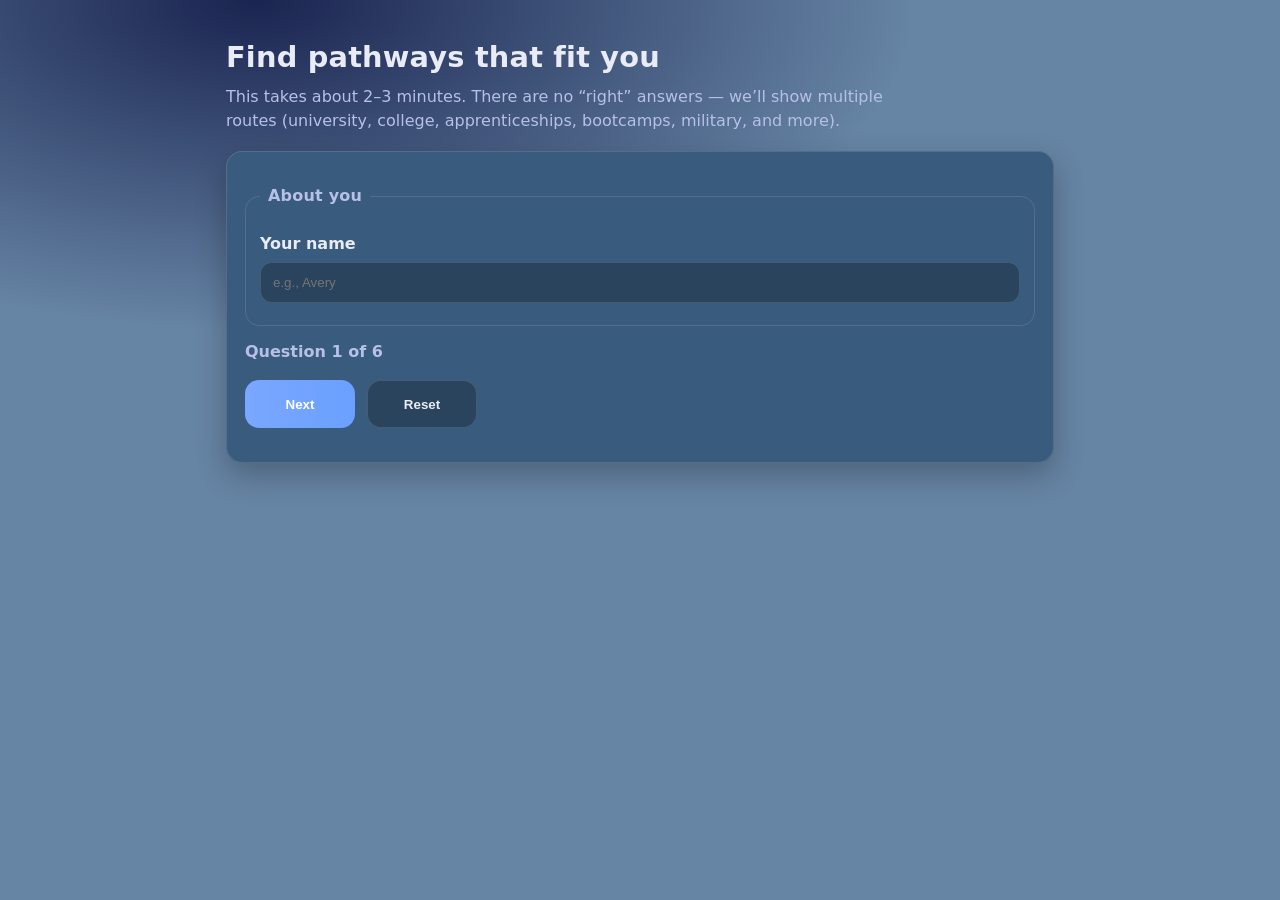
<file: pathways.html>
<!DOCTYPE html>
<html lang="en">

<head>
  <meta charset="UTF-8" />
  <meta name="viewport" content="width=device-width, initial-scale=1.0" />
  <title>Your Pathways</title>
  <link rel="stylesheet" href="pathways.css">
</head>

<body>

  <header>
    <h1 id="careerHeader"></h1>
    <p>There’s more than one way to get there — these are paths that could work for you.</p>
  </header>

  <main>

    <!-- ===== Map + Details ===== -->
    <section id="mapLayout">

      <div id="pathMap">
        <!-- Curvy route SVG (lines get drawn by JS) -->
        <svg id="routeSvg" aria-hidden="true"></svg>

        <!-- Start -->
        <div class="node startNode">You</div>

        <!-- Pathways -->
        <button class="node pathNode uni" data-path="uni">🎓<span>University</span></button>
        <button class="node pathNode college" data-path="college">🏫<span>College</span></button>
        <button class="node pathNode bootcamp" data-path="bootcamp">💻<span>Bootcamp</span></button>
        <button class="node pathNode apprenticeship" data-path="apprenticeship">🛠️<span>Apprenticeship</span></button>
        <button class="node pathNode workplace" data-path="workplace">💼<span>Workplace</span></button>

        <!-- Goal -->
        <div class="node goalNode" id="goalNode">Career Goal</div>
      </div>

      <!-- Info panel (IMPORTANT) -->
      <div id="mapInfo">
        <h2>Select a pathway</h2>
        <p>Click an icon to see how it can lead to your goal.</p>
      </div>

    </section>

  </main>

  <section id="profileSummary" class="card" style="margin:16px 0; text-align: center;">
    <h2>Your answers</h2>
    <div id="profileContent">No answers found.</div>
    <div style="margin-top:10px;">
      <button id="editAnswers">Edit answers</button>
    </div>
  </section>

  <script src="pathways.js"></script>

</body>
</html>
</file>
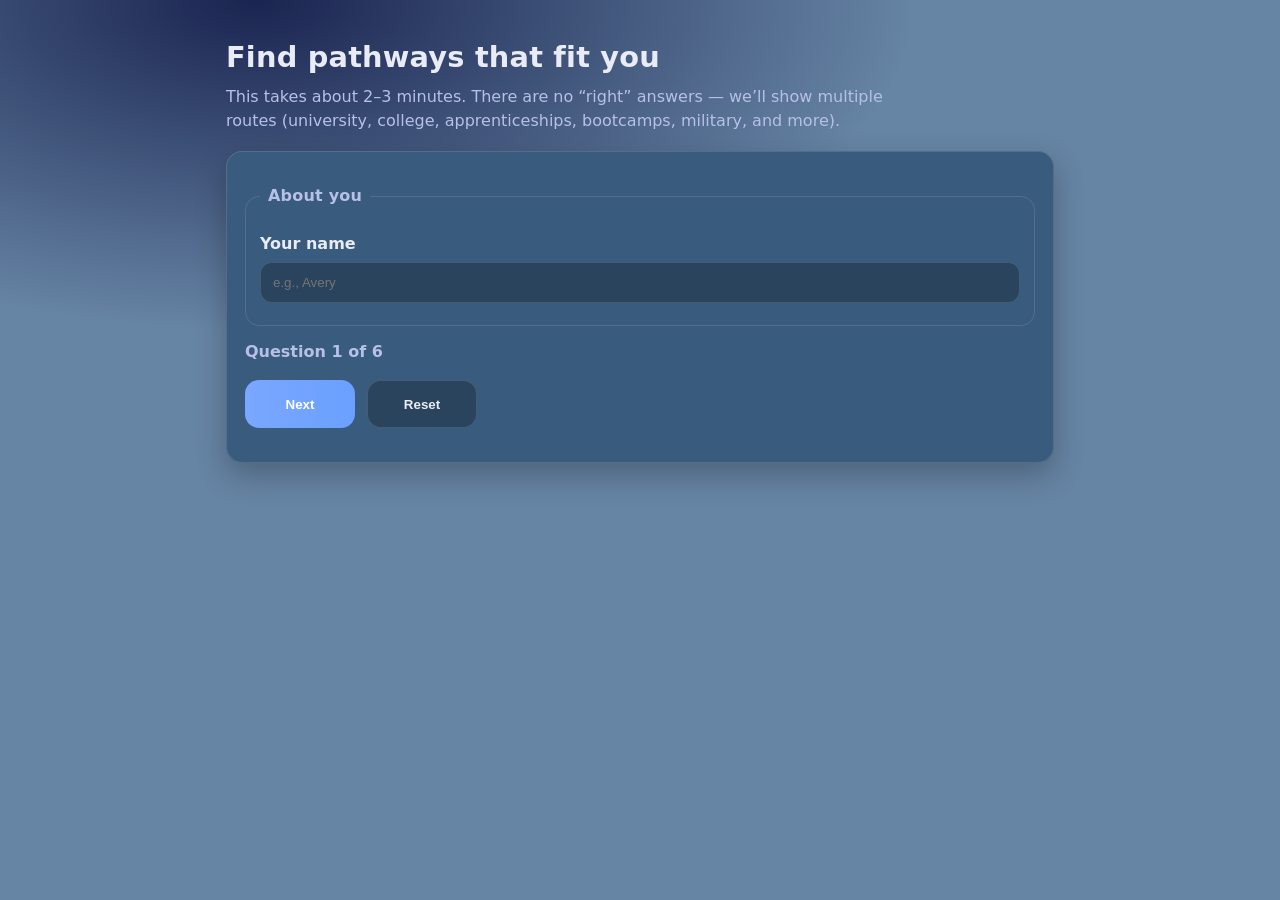
<file: prerequisites.html>
<!doctype html>
<html lang="en">
<head>
  <meta charset="utf-8" />
  <meta name="viewport" content="width=device-width,initial-scale=1" />
  <title>Suggested High-School Courses</title>
  <link rel="stylesheet" href="style.css">
</head>
<body>
  <div class="wrap">
    <header>
      <h1 id="pageTitle">High-school prerequisites</h1>
      <p id="intro">Recommended high-school courses for your chosen field.</p>
    </header>

    <main class="card">
      <section id="coursesSection">
        <h2 id="forField"></h2>
        <p id="gradeInfo" class="hint"></p>
        <ul id="coursesList"></ul>
      </section>

      <div style="margin-top:16px; display:flex; gap:10px;">
        <button id="continueBtn" class="button" type="button">Continue to pathways</button>
        <button id="editBtn" class="button" type="button">Edit answers</button>
      </div>
    </main>
  </div>

  <script src="prerequisites.js"></script>
</body>
</html>
</file>
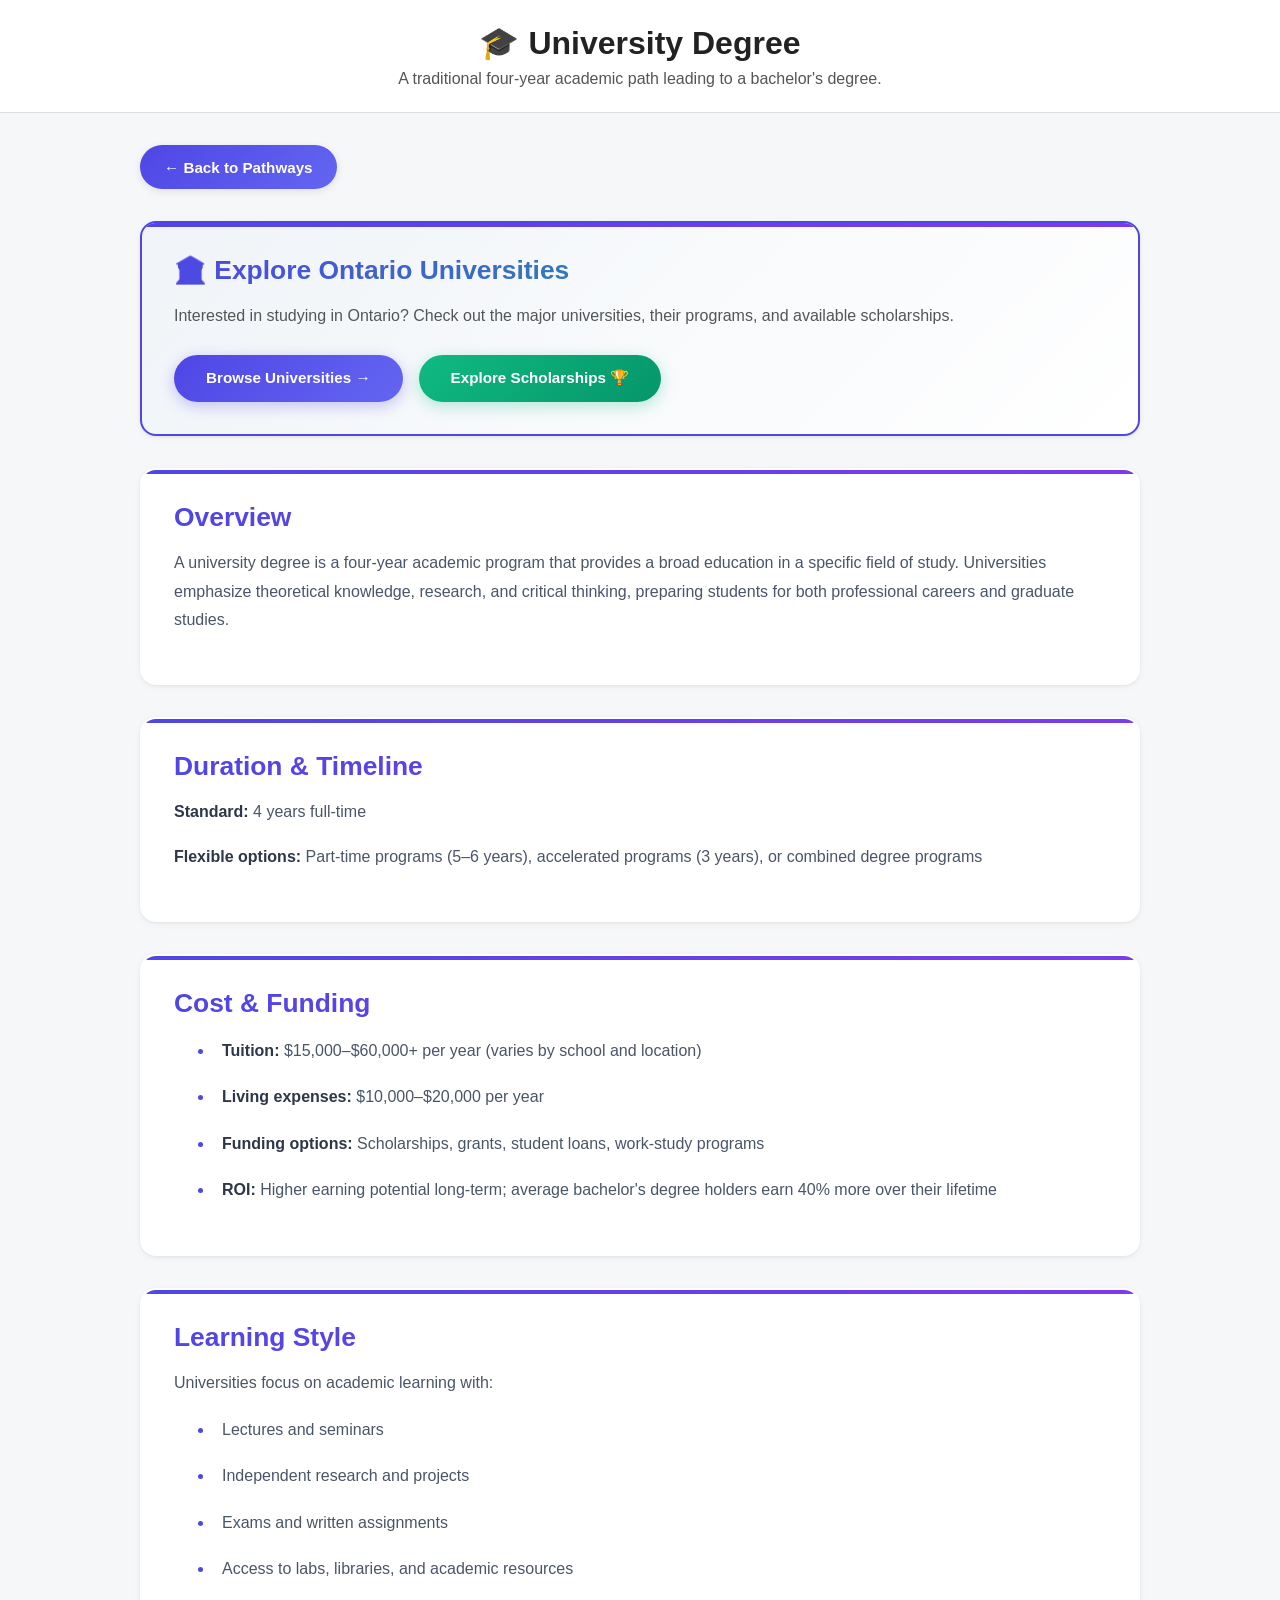
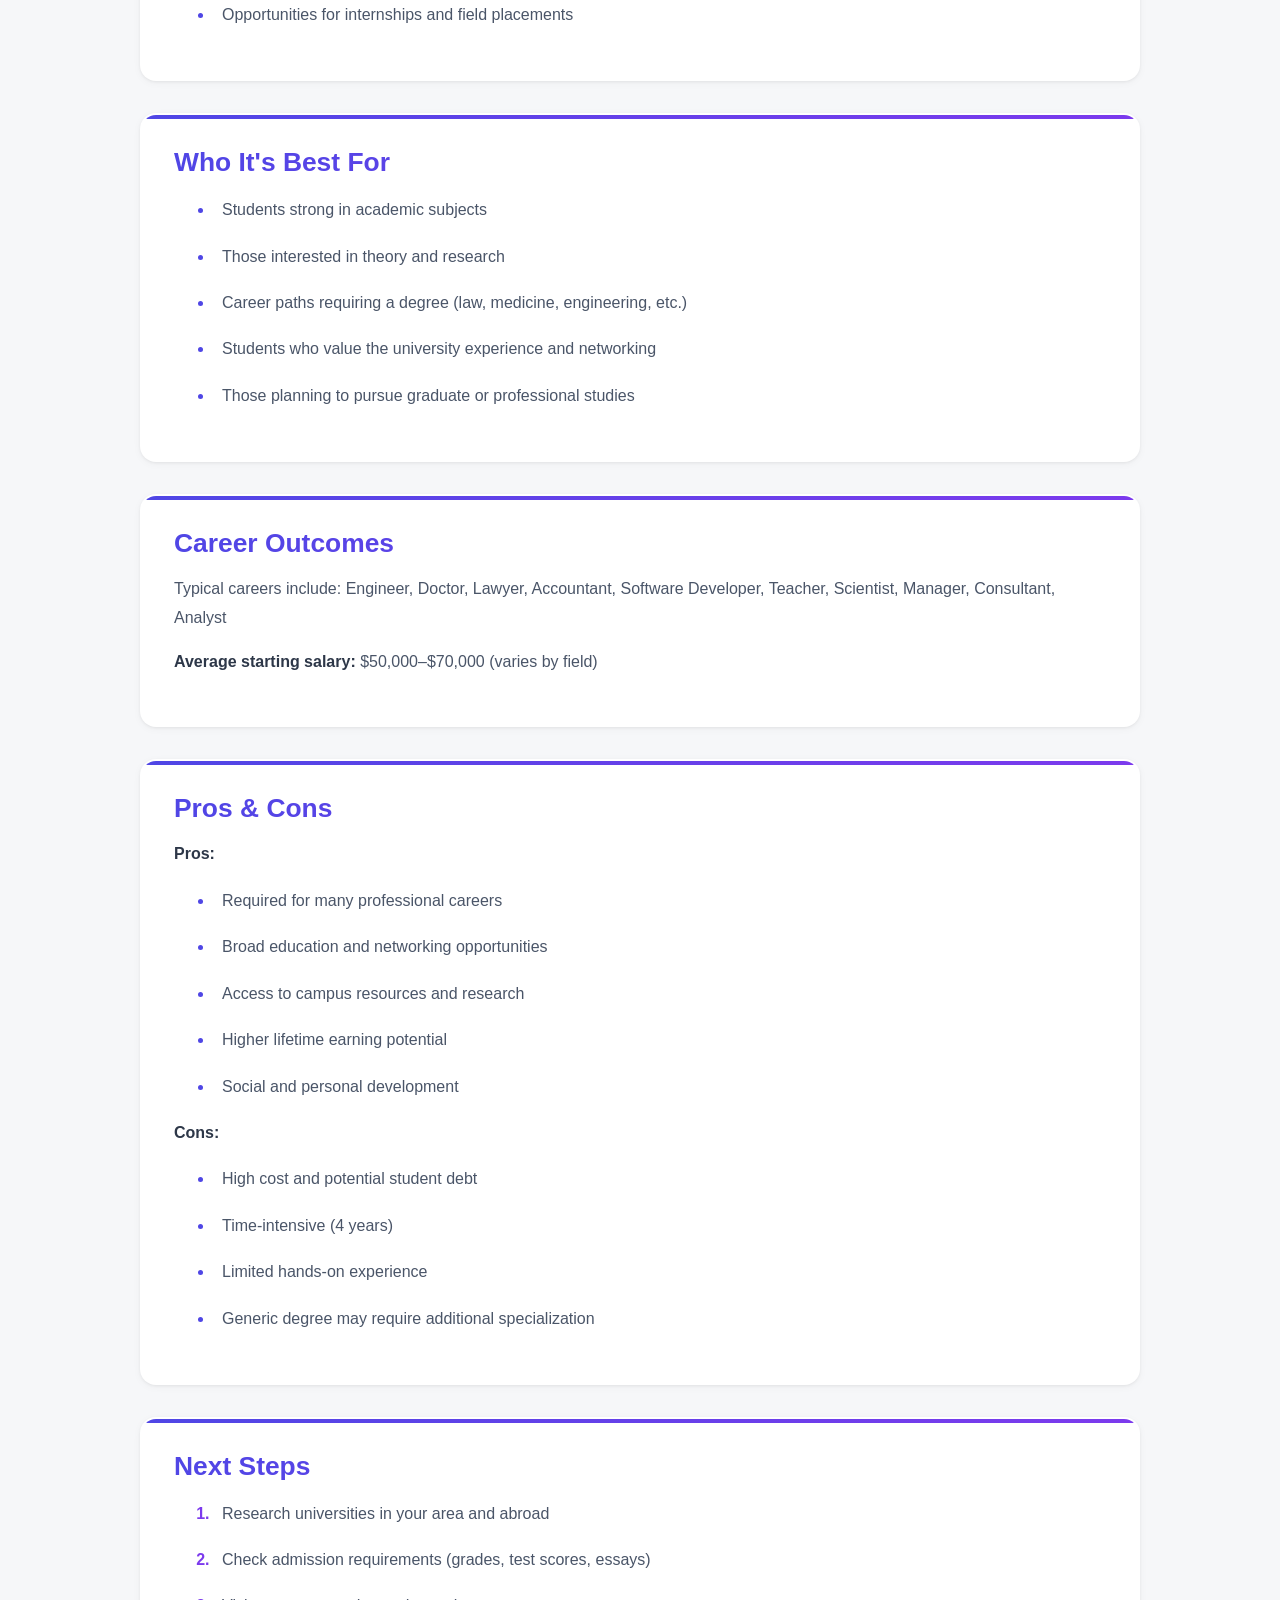
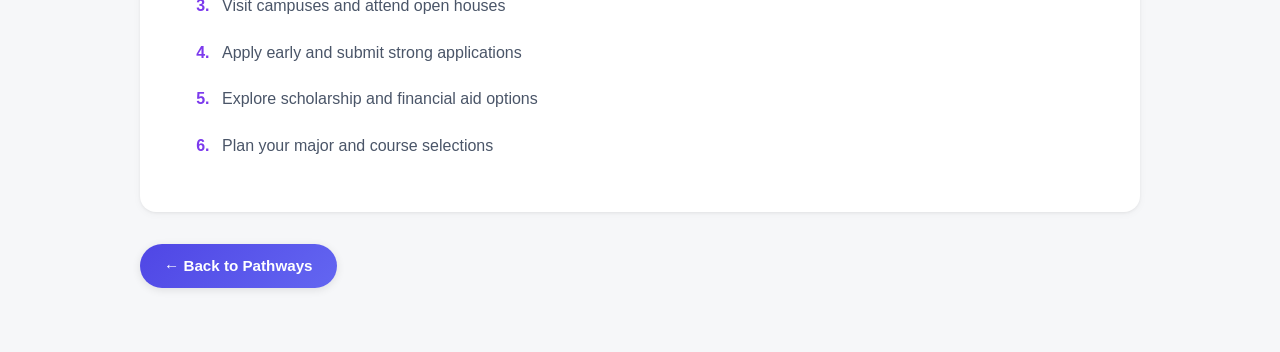
<file: uni-detail.html>
<!DOCTYPE html>
<html lang="en">
<head>
    <meta charset="UTF-8" />
    <meta name="viewport" content="width=device-width, initial-scale=1.0" />
    <title>University Degree</title>
    <link rel="stylesheet" href="pathways.css">
    <style>
        * {
            transition: all 0.3s ease;
        }

        .detail-container {
            max-width: 1000px;
            margin: 0 auto;
            padding: 2rem;
        }

        .back-btn {
            display: inline-block;
            margin-bottom: 2rem;
            padding: 0.85rem 1.5rem;
            background: linear-gradient(135deg, #4f46e5, #6366f1);
            color: white;
            border: none;
            border-radius: 50px;
            cursor: pointer;
            text-decoration: none;
            font-weight: 600;
            font-size: 0.95rem;
            box-shadow: 0 2px 8px rgba(0, 0, 0, 0.1);
        }

        .back-btn:hover {
            transform: translateY(-2px);
            box-shadow: 0 4px 12px rgba(0, 0, 0, 0.15);
        }

        .detail-section {
            background: white;
            padding: 2rem;
            border-radius: 16px;
            margin-bottom: 2rem;
            border: 2px solid transparent;
            box-shadow: 0 1px 3px rgba(0, 0, 0, 0.06), 0 2px 8px rgba(0, 0, 0, 0.04);
            position: relative;
            overflow: hidden;
        }

        .detail-section::before {
            content: '';
            position: absolute;
            top: 0;
            left: 0;
            right: 0;
            height: 4px;
            background: linear-gradient(90deg, #4f46e5, #7c3aed, #db2777);
            background-size: 200% 100%;
        }

        .detail-section:hover {
            box-shadow: 0 4px 12px rgba(0, 0, 0, 0.08), 0 8px 20px rgba(0, 0, 0, 0.06);
            border-color: rgba(79, 70, 229, 0.1);
        }

        .detail-section h2 {
            color: #2d3748;
            margin-top: 0;
            margin-bottom: 1rem;
            font-size: 1.65rem;
            font-weight: 700;
            background: linear-gradient(135deg, #4f46e5, #7c3aed);
            -webkit-background-clip: text;
            -webkit-text-fill-color: transparent;
            background-clip: text;
        }

        .detail-section p {
            color: #4a5568;
            font-size: 1rem;
            line-height: 1.8;
        }

        .detail-section strong {
            color: #2d3748;
            font-weight: 700;
        }

        ul, ol {
            line-height: 2;
        }

        li {
            margin-bottom: 0.9rem;
            color: #4a5568;
            font-size: 1rem;
            padding-left: 0.5rem;
        }

        .detail-section ul li::marker {
            color: #4f46e5;
            font-weight: 600;
        }

        .detail-section ol li::marker {
            color: #7c3aed;
            font-weight: 600;
        }

        .detail-section > div:nth-child(1) {
            display: flex;
            gap: 1rem;
            flex-wrap: wrap;
        }

        .detail-section > div:nth-child(1) > a {
            flex: 1;
            min-width: 200px;
        }
    </style>
</head>
<body>
    <header>
        <h1>🎓 University Degree</h1>
        <p>A traditional four-year academic path leading to a bachelor's degree.</p>
    </header>

    <div class="detail-container">
        <button class="back-btn" onclick="window.history.back()">← Back to Pathways</button>

        <div class="detail-section" style="background: linear-gradient(135deg, #f0f4f8 0%, #ffffff 100%); border: 2px solid #4f46e5;">
            <h2 style="background: linear-gradient(135deg, #4f46e5, #10b981); -webkit-background-clip: text; -webkit-text-fill-color: transparent; background-clip: text;">🏛️ Explore Ontario Universities</h2>
            <p style="color: #555; margin-bottom: 1.5rem;">Interested in studying in Ontario? Check out the major universities, their programs, and available scholarships.</p>
            <div style="display: flex; gap: 1rem; flex-wrap: wrap;">
                <a href="ontario-universities.html" style="display: inline-block; padding: 0.9rem 2rem; background: linear-gradient(135deg, #4f46e5, #6366f1); color: white; text-decoration: none; border-radius: 50px; font-weight: 600; font-size: 0.95rem; box-shadow: 0 4px 15px rgba(79, 70, 229, 0.3); transition: all 0.3s ease;">
                    Browse Universities →
                </a>
                <a href="ontario-scholarships.html" style="display: inline-block; padding: 0.9rem 2rem; background: linear-gradient(135deg, #10b981, #059669); color: white; text-decoration: none; border-radius: 50px; font-weight: 600; font-size: 0.95rem; box-shadow: 0 4px 15px rgba(16, 185, 129, 0.3); transition: all 0.3s ease;">
                    Explore Scholarships 🏆
                </a>
            </div>
        </div>

        <div class="detail-section">
            <h2>Overview</h2>
            <p>A university degree is a four-year academic program that provides a broad education in a specific field of study. Universities emphasize theoretical knowledge, research, and critical thinking, preparing students for both professional careers and graduate studies.</p>
        </div>

        <div class="detail-section">
            <h2>Duration & Timeline</h2>
            <p><strong>Standard:</strong> 4 years full-time</p>
            <p><strong>Flexible options:</strong> Part-time programs (5–6 years), accelerated programs (3 years), or combined degree programs</p>
        </div>

        <div class="detail-section">
            <h2>Cost & Funding</h2>
            <ul>
                <li><strong>Tuition:</strong> $15,000–$60,000+ per year (varies by school and location)</li>
                <li><strong>Living expenses:</strong> $10,000–$20,000 per year</li>
                <li><strong>Funding options:</strong> Scholarships, grants, student loans, work-study programs</li>
                <li><strong>ROI:</strong> Higher earning potential long-term; average bachelor's degree holders earn 40% more over their lifetime</li>
            </ul>
        </div>

        <div class="detail-section">
            <h2>Learning Style</h2>
            <p>Universities focus on academic learning with:</p>
            <ul>
                <li>Lectures and seminars</li>
                <li>Independent research and projects</li>
                <li>Exams and written assignments</li>
                <li>Access to labs, libraries, and academic resources</li>
                <li>Opportunities for internships and field placements</li>
            </ul>
        </div>

        <div class="detail-section">
            <h2>Who It's Best For</h2>
            <ul>
                <li>Students strong in academic subjects</li>
                <li>Those interested in theory and research</li>
                <li>Career paths requiring a degree (law, medicine, engineering, etc.)</li>
                <li>Students who value the university experience and networking</li>
                <li>Those planning to pursue graduate or professional studies</li>
            </ul>
        </div>

        <div class="detail-section">
            <h2>Career Outcomes</h2>
            <p>Typical careers include: Engineer, Doctor, Lawyer, Accountant, Software Developer, Teacher, Scientist, Manager, Consultant, Analyst</p>
            <p><strong>Average starting salary:</strong> $50,000–$70,000 (varies by field)</p>
        </div>

        <div class="detail-section">
            <h2>Pros & Cons</h2>
            <p><strong>Pros:</strong></p>
            <ul>
                <li>Required for many professional careers</li>
                <li>Broad education and networking opportunities</li>
                <li>Access to campus resources and research</li>
                <li>Higher lifetime earning potential</li>
                <li>Social and personal development</li>
            </ul>
            <p><strong>Cons:</strong></p>
            <ul>
                <li>High cost and potential student debt</li>
                <li>Time-intensive (4 years)</li>
                <li>Limited hands-on experience</li>
                <li>Generic degree may require additional specialization</li>
            </ul>
        </div>

        <div class="detail-section">
            <h2>Next Steps</h2>
            <ol>
                <li>Research universities in your area and abroad</li>
                <li>Check admission requirements (grades, test scores, essays)</li>
                <li>Visit campuses and attend open houses</li>
                <li>Apply early and submit strong applications</li>
                <li>Explore scholarship and financial aid options</li>
                <li>Plan your major and course selections</li>
            </ol>
        </div>

        <button class="back-btn" onclick="window.history.back()">← Back to Pathways</button>
    </div>
</body>
</html>
</file>
<file: style.css>
html, body {
  min-height: 100%;
}
:root {
    --bg: #6684A4;
    --card: #6684A4;
    --text: #e9ecf6;
    --muted: #b7c0e6;
    --border: rgba(255, 255, 255, 0.12);
    --focus: #7aa7ff;
    --error: #ff6b6b;
    --ok: #43d17b;
}

* {
    box-sizing: border-box;
}

body {
    margin: 0;
    font-family: system-ui, -apple-system, Segoe UI, Roboto, Arial, sans-serif;
    background: radial-gradient(1200px 600px at 20% 0%, #1a2450 0%, var(--bg) 55%);
    color: var(--text);
    line-height: 1.5;
}

.wrap {
    max-width: 860px;
    margin: 0 auto;
    padding: 24px 16px 64px;
}

header {
    margin: 12px 0 18px;
}

h1 {
    margin: 0 0 6px;
    font-size: 1.8rem;
    letter-spacing: 0.2px;
}

.sub {
    color: var(--muted);
    margin: 0;
    max-width: 65ch;
}

.card {
    background: rgb(57, 91, 125);
    border: 1px solid var(--border);
    border-radius: 16px;
    padding: 18px;
    box-shadow: 0 12px 30px rgba(0, 0, 0, 0.25);
}

fieldset {
    border: 1px solid var(--border);
    border-radius: 14px;
    padding: 14px;
    margin: 14px 0;
}

legend {
    padding: 0 8px;
    color: var(--muted);
    font-weight: 600;
    letter-spacing: 0.2px;
}

label {
    display: block;
    font-weight: 600;
    margin: 10px 0 6px;
}

.hint {
    margin: 0 0 8px;
    color: var(--muted);
    font-size: 0.95rem;
}

input[type="text"],
input[type="number"],
select {
    width: 100%;
    padding: 12px 12px;
    border-radius: 12px;
    border: 1px solid var(--border);
    background: rgba(0, 0, 0, 0.25);
    color: rgba(255, 255, 255, 0.25);
    outline: none;
    
}

input[type="number"]::-webkit-outer-spin-button,
input[type="number"]::-webkit-inner-spin-button {
    -webkit-appearance: none;
    margin: 0;
}

input:focus,
select:focus,
button:focus,
.pill:focus-within {
    box-shadow: 0 0 0 3px rgba(122, 167, 255, 0.35);
    border-color: rgba(122, 167, 255, 0.7);
}

.row {
    display: grid;
    grid-template-columns: 1fr 1fr;
    gap: 14px;
}

.col {
    display: flex;
    flex-direction: column;
    justify-content: space-between;
}

@media (max-width: 720px) {
    .row {
        grid-template-columns: 1fr;
    }
}

.options {
    display: grid;
    grid-template-columns: repeat(2, minmax(0, 1fr));
    gap: 10px;
    margin-top: 8px;
}

@media (max-width: 520px) {
    .options {
        grid-template-columns: 1fr;
    }
}

.pill {
    display: flex;
    align-items: center;
    gap: 10px;
    padding: 10px 12px;
    border: 1px solid var(--border);
    border-radius: 14px;
    background: rgba(0, 0, 0, 0.22);
    min-height: 48px;
    /* big tap target */
}

.pill input {
    width: 18px;
    height: 18px;
}

.error {
    color: var(--error);
    font-weight: 600;
    margin: 8px 0 0;
}

.sr-only {
    position: absolute;
    width: 1px;
    height: 1px;
    padding: 0;
    margin: -1px;
    overflow: hidden;
    clip: rect(0, 0, 0, 0);
    white-space: nowrap;
    border: 0;
}

.actions {
    display: flex;
    gap: 12px;
    margin-top: 16px;
    flex-wrap: wrap;
}

button {
    border: 1px solid var(--border);
    background: rgba(0, 0, 0, 0.25);
    color: var(--text);
    padding: 12px 14px;
    border-radius: 14px;
    font-weight: 700;
    cursor: pointer;
    min-height: 48px;
}

button.primary {
    background: linear-gradient(180deg, rgba(122, 167, 255, 0.35), rgba(122, 167, 255, 0.15));
    border-color: rgba(122, 167, 255, 0.55);
}

button:disabled {
    opacity: 0.55;
    cursor: not-allowed;
}

.status {
    margin-top: 10px;
    color: var(--muted);
}

/* Progress display for the quiz */
#progress {
    font-weight: 700;
    color: var(--muted);
    margin-bottom: 8px;
}

.actions button {
    min-width: 110px;
}

#backBtn {
    background: transparent;
}

#nextBtn {
    background: linear-gradient(90deg,#7aa7ff,#6aa0ff);
    border: none;
    color: white;
}

#submitBtn {
    background: linear-gradient(90deg,#60d394,#43d17b);
    border: none;
    color: white;
}

pre {
    background: rgba(0, 0, 0, 0.28);
    border: 1px solid var(--border);
    border-radius: 14px;
    padding: 14px;
    overflow: auto;
    max-height: 360px;
    white-space: pre-wrap;
    word-break: break-word;
}

.ok {
    color: var(--ok);
    font-weight: 700;
}
</file>
<file: pathways.css>
/* ===============================
   Base page styles
================================ */
body {
  font-family: Arial, sans-serif;
  margin: 0;
  background: #f6f7f9;
  color: #222;
}

header {
  padding: 1.5rem;
  background: white;
  text-align: center;
  border-bottom: 1px solid #ddd;
}

header h1 {
  margin: 0;
}

header p {
  margin: 0.5rem 0 0;
  color: #555;
}

main {
  padding: 1.5rem;
  max-width: 1100px;
  margin: auto;
}

/* ===============================
   Map layout (Map + Info panel)
================================ */
#mapLayout {
  display: grid;
  grid-template-columns: 3fr 1fr;
  gap: 1.5rem;
  margin-bottom: 2rem;
}

/* ===============================
   Map container
================================ */
#pathMap {
  position: relative;
  height: 520px;
  border-radius: 18px;
  border: 1px solid #d7dbe3;
  overflow: hidden;

  /* more breathing room on the right so the goal feels "far away" */
  padding-right: 160px;

  /* map-like background */
  background:
    radial-gradient(circle at 20% 25%, rgba(79,70,229,0.10), transparent 45%),
    radial-gradient(circle at 75% 35%, rgba(16,185,129,0.10), transparent 55%),
    linear-gradient(#eef1f5, #eef1f5);
}

/* subtle grid overlay */
#pathMap::before {
  content: "";
  position: absolute;
  inset: 0;
  background-image:
    linear-gradient(to right, rgba(15,23,42,0.06) 1px, transparent 1px),
    linear-gradient(to bottom, rgba(15,23,42,0.06) 1px, transparent 1px);
  background-size: 54px 54px;
  opacity: 0.20;
  pointer-events: none;
  z-index: 0;
}

/* ===============================
   Curved route overlay (SVG)
================================ */
#routeSvg {
  position: absolute;
  inset: 0;
  width: 100%;
  height: 100%;
  pointer-events: none;
  z-index: 1;
}

/* Inactive routes: light + dashed */
.route {
  fill: none;
  stroke: rgba(34, 44, 64, 0.18);
  stroke-width: 3.5;
  stroke-linecap: round;
  stroke-linejoin: round;

  stroke-dasharray: 8 10;      /* dashed */
  animation: dash-move 2.2s linear infinite;
}

/* A separate glow path (optional) if you add it in JS later */
.routeGlow {
  fill: none;
  stroke: rgba(79, 70, 229, 0.25);
  stroke-width: 12;
  stroke-linecap: round;
  stroke-linejoin: round;
  filter: blur(6px);
  opacity: 0.45;
}

/* Active route: solid + thicker + glow */
.route.active {
  stroke: rgba(79, 70, 229, 0.95);
  stroke-width: 6.5;
  stroke-dasharray: none;      /* solid when active */
  animation: none;
  filter: drop-shadow(0 0 8px rgba(79,70,229,0.25));
}

/* move dashed effect */
@keyframes dash-move {
  to { stroke-dashoffset: -90; }
}

/* ===============================
   Nodes
================================ */
.node {
  position: absolute;
  display: flex;
  align-items: center;
  gap: 10px;

  border-radius: 999px;
  padding: 12px 14px;

  background: rgba(255,255,255,0.92);
  border: 2px solid #cbd5e1;

  color: #0f172a;
  font-size: 15px;

  cursor: pointer;
  transition: transform 0.15s ease, box-shadow 0.15s ease, border-color 0.15s ease;
  z-index: 2;

  backdrop-filter: blur(6px);
}

.node span {
  font-size: 13px;
  color: #334155;
}

/* Start node */
.startNode {
  left: 55px;
  top: 50%;
  transform: translateY(-50%);

  background: #4f46e5;
  color: white;
  border-color: #4f46e5;
  font-weight: 800;

  box-shadow: 0 10px 26px rgba(79,70,229,0.22);
  cursor: default;
}

/* Goal node (destination) */
.goalNode {
  right: 25px;
  top: 50%;
  transform: translateY(-50%);

  background: rgba(236,253,245,0.95);
  border-color: #34d399;
  color: #065f46;
  font-weight: 900;

  max-width: 260px;
  text-align: center;

  box-shadow: 0 12px 28px rgba(0,0,0,0.10);
  cursor: default;
}

/* Add a "destination ring" feel */
.goalNode::after {
  content: "";
  position: absolute;
  inset: -10px;
  border-radius: 999px;
  border: 2px solid rgba(52, 211, 153, 0.22);
  box-shadow: 0 0 0 10px rgba(52, 211, 153, 0.08);
  pointer-events: none;
}

/* Pathway nodes (middle column) */
.pathNode {
  /* moved left so there is a clear gap to the destination */
  left: 50%;
  transform: translateX(-50%);
  width: 200px;
  justify-content: flex-start;
}

.pathNode span {
  white-space: nowrap;
  display: block;
  width:  80%;
  text-align: center;
}

.pathNode:hover {
  transform: translateX(-50%) translateY(-1px);
  box-shadow: 0 8px 18px rgba(0, 0, 0, 0.08);
  border-color: #94a3b8;
}

.pathNode.active {
  border-color: #4f46e5;
  box-shadow:
    0 0 0 4px rgba(79, 70, 229, 0.15),
    0 10px 26px rgba(79,70,229,0.12);
}

/* Position each pathway node */
.pathNode.uni { top: 80px; }
.pathNode.college { top: 170px; }
.pathNode.bootcamp { top: 260px; }
.pathNode.apprenticeship { top: 350px; }
.pathNode.workplace { top: 440px; }

/* ===============================
   Info panel
================================ */
#mapInfo {
  background: white;
  padding: 2rem;
  border-radius: 18px;
  border: 1px solid #ddd;
  display: flex;
  flex-direction: column;
  justify-content: center;
}

#mapInfo h2 {
  font-size: 1.8rem;
  margin: 0 0 0.75rem 0;
}

#mapInfo p {
  margin: 0.45rem 0;
  line-height: 1.5;
}

/* Tag pill (Best match, etc.) */
.tag {
  display: inline-block;
  font-size: 0.8rem;
  padding: 0.25rem 0.65rem;
  border-radius: 999px;
  background: #e0e7ff;
  color: #3730a3;
  margin: 10px 0 12px;
}

/* ===============================
   Cards + profile summary
================================ */
.cards {
  display: grid;
  grid-template-columns: repeat(auto-fit, minmax(240px, 1fr));
  gap: 1rem;
}

.card {
  background: white;
  padding: 1rem;
  border-radius: 18px;
  border: 1px solid #ddd;
  animation: rise 0.55s ease-out both;
}

.card h3 {
  margin-top: 0;
}

#profileSummary.card {
  display: block;
}

#profileContent {
  display: grid;
  grid-template-columns: 1fr 1fr;
  gap: 0.4rem 1rem;
  color: #334155;
  font-size: 0.95rem;
}

#profileContent div {
  padding: 6px 0;
}

#profileContent strong {
  color: #0f172a;
  font-weight: 700;
  margin-right: 6px;
}

#profileSummary button {
  background: #4f46e5;
  color: white;
  border: none;
  padding: 10px 14px;
  border-radius: 10px;
  cursor: pointer;
  font-weight: 600;
}

#profileSummary button:hover {
  opacity: 0.95;
}

/* ===============================
   pathway button inline tag
================================ */
.nodeTag {
  font-size: 0.72rem;
  color: #6b7280;
  margin-left: 6px;
  padding-left: 6px;
  border-left: 1px solid rgba(0,0,0,0.06);
  vertical-align: middle;
  font-weight: 500;
}

/* colored variants when classes are applied to the button */
.pathNode.best .nodeTag { color: #059669; border-left-color: rgba(5,150,105,0.10); font-weight:600; }
.pathNode.alt  .nodeTag { color: #0891b2; border-left-color: rgba(8,145,178,0.08); }
.pathNode.other .nodeTag { color: #64748b; border-left-color: rgba(100,116,139,0.06); }

/* keep things tidy on small screens */
@media (max-width: 600px) {
  .nodeTag { display: none; }
}

/* ===============================
   Animation
================================ */
@keyframes rise {
  from { opacity: 0; transform: translateY(18px); }
  to { opacity: 1; transform: translateY(0); }
}

/* ===============================
   Responsive (mobile)
================================ */
@media (max-width: 800px) {
  #mapLayout {
    grid-template-columns: 1fr;
  }

  #pathMap {
    height: 580px;
    padding-right: 70px;
  }

  .pathNode {
    left: 55%;
    width: 215px;
  }

  .goalNode {
    right: 12px;
    max-width: 220px;
  }
}
</file>
